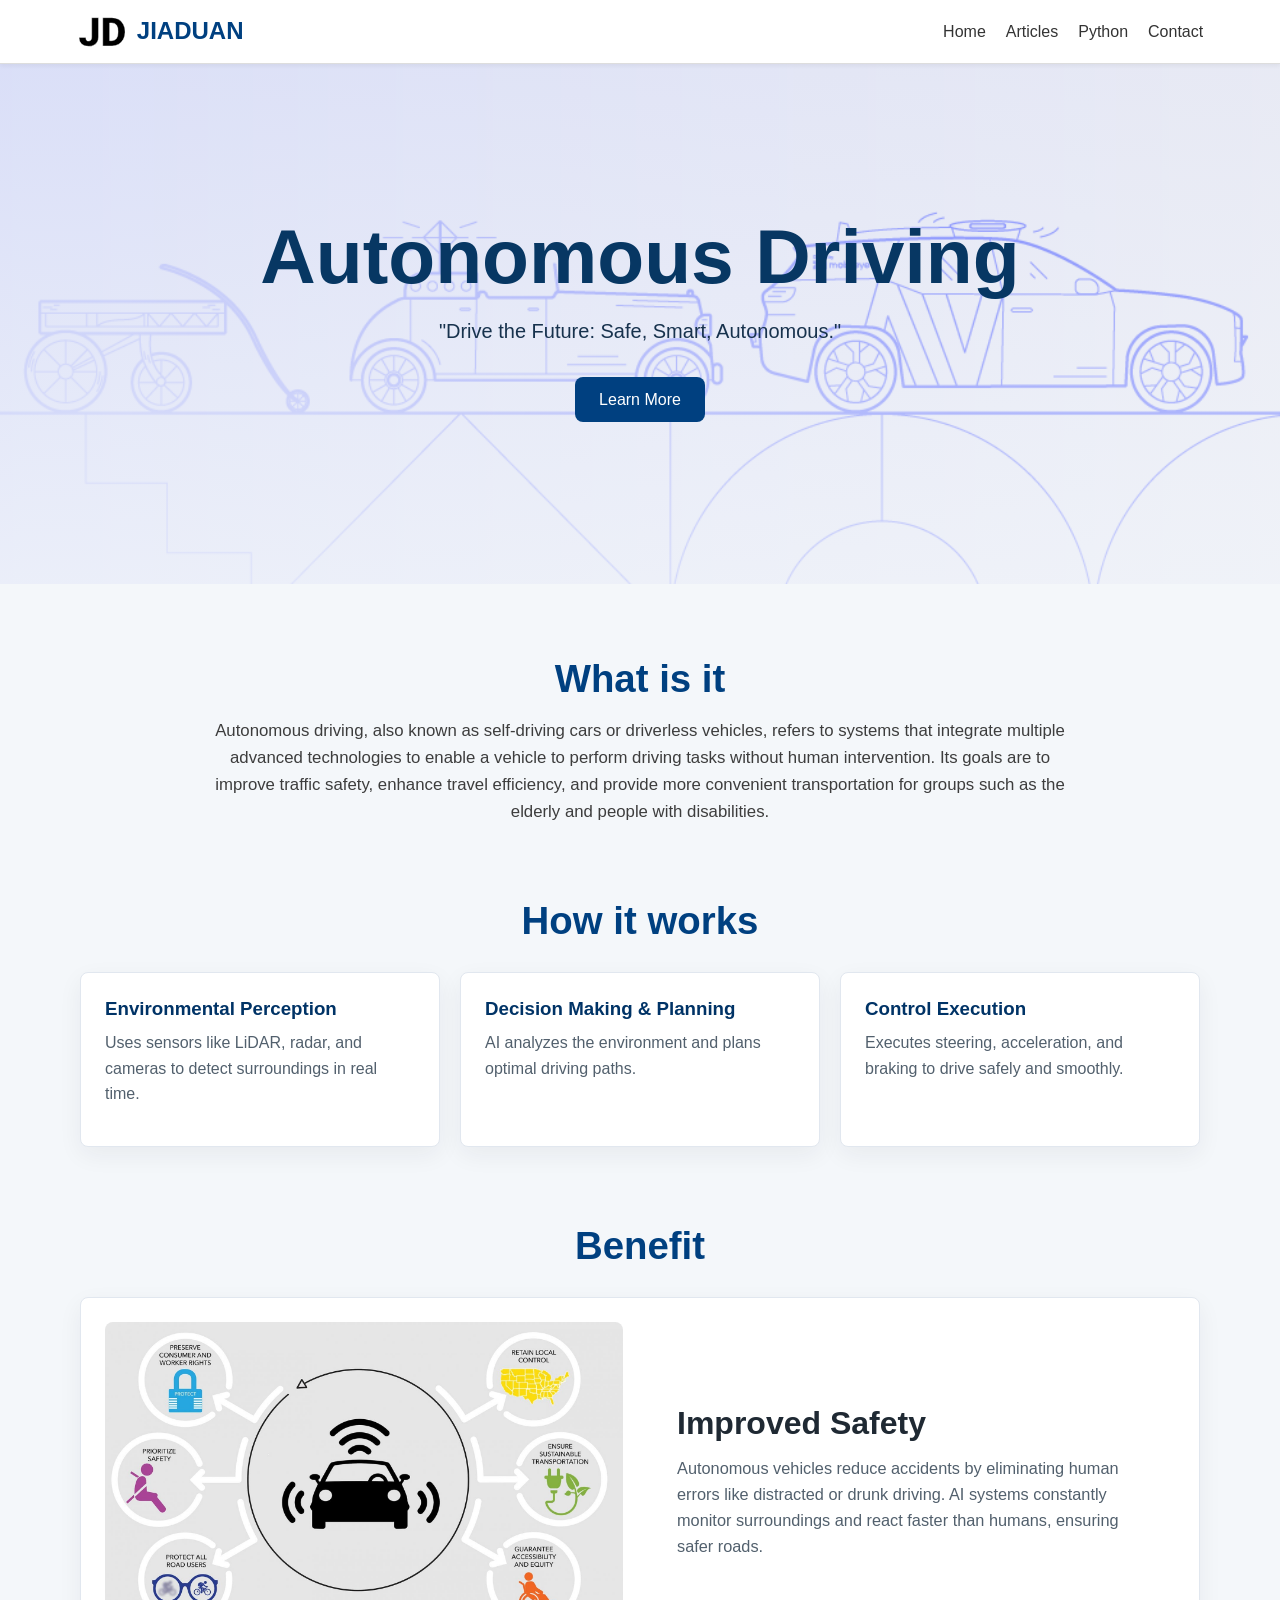
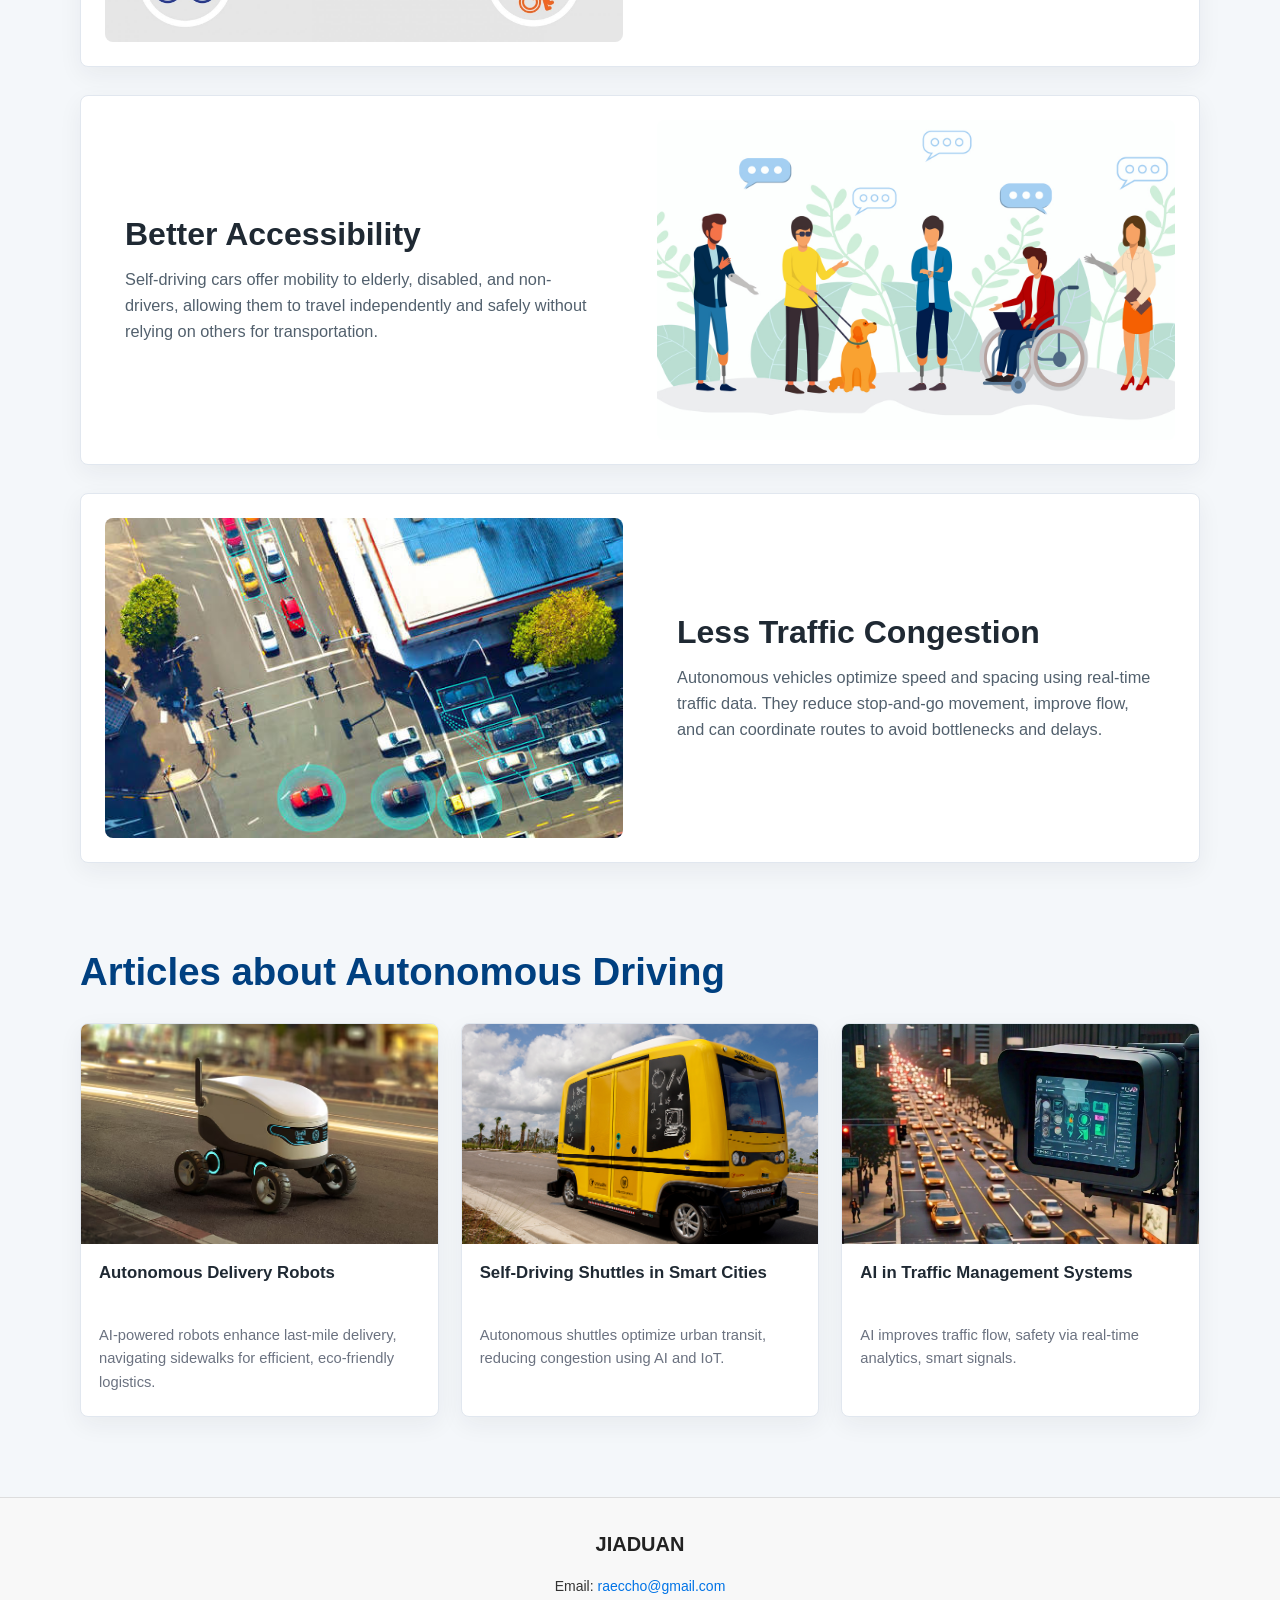
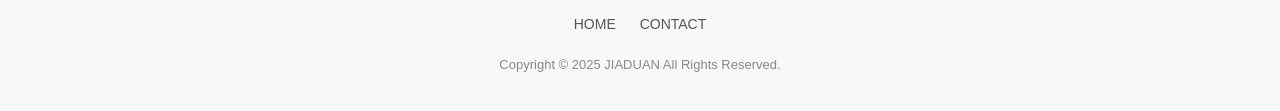
<file: iduan.tech/index.html>
<!DOCTYPE html>
<html lang="en">
<head>
    <meta charset="UTF-8">
    <meta name="viewport" content="width=device-width, initial-scale=1.0">
    <title>Home | JIADUAN</title>
    <link rel="stylesheet" href="index.css">
    <link rel="stylesheet" href="nav.css">
    <link rel="icon" type="image/png" href="favicon.svg">
</head>
<body>
    <header>
    <div class="logo">
    <a href="index.html">
    <img src="favicon.svg" alt="JD's CCT Logo" />
    </a>
    <span class="company-name">JIADUAN</span>
    </div>
    <nav>
    <a href="index.html">Home</a>
    <a href="article.html">Articles</a>
    <a href="python.html">Python</a>
    <a href="contact.html">Contact</a>
    </nav>
    </header>
    <main>

    <section class="hero">
    <h1>Autonomous Driving</h1>
    <p>"Drive the Future: Safe, Smart, Autonomous."</p>
    <a href="history.html" class="learn-more">Learn More</a>
    </section>

    
    <section class="second">
    <h2>What is it</h2>
    <p>Autonomous driving, also known as self-driving cars or driverless vehicles, refers to systems that integrate multiple advanced technologies to enable a vehicle to perform driving tasks without human intervention. Its goals are to improve traffic safety, enhance travel efficiency, and provide more convenient transportation for groups such as the elderly and people with disabilities.</p>
    </section>

    <section class="services">
    <h2>How it works</h2>
    <div class="service-grid">
    <div class="service-box">
    <h3>Environmental Perception</h3>
    <p>Uses sensors like LiDAR, radar, and cameras to detect surroundings in real time.</p>
    </div>
    <div class="service-box">
    <h3>Decision Making & Planning</h3>
    <p>AI analyzes the environment and plans optimal driving paths.</p>
    </div>
    <div class="service-box">
    <h3>Control Execution</h3>
    <p>Executes steering, acceleration, and braking to drive safely and smoothly.</p>
    </div>
    </div>
    </section>


    <section class="p1top">
    <h2>Benefit</h2>
    </section>
    
    <section class="p1">
    <img src="Improved Safety.jpg" alt="Autonomous vehicle safety sensors detecting road conditions">

    <div>
    <h2>Improved Safety</h2>
    <p>Autonomous vehicles reduce accidents by eliminating human errors like distracted or drunk driving. AI systems constantly monitor surroundings and react faster than humans, ensuring safer roads.</p>
    </div>
    </section>
    
    <section class="p2">
    <div>
    <h2>Better Accessibility</h2>
    <p>Self-driving cars offer mobility to elderly, disabled, and non-drivers, allowing them to travel independently and safely without relying on others for transportation.</p>
    </div>

    <img src="better accessibility.webp" alt="Accessible self-driving vehicle supporting independent travel">
    </section>

    <section class="p3">
    <img src="Less Traffic Congestion.jpeg" alt="Smart traffic flow with connected autonomous vehicles">

    <div>
    <h2>Less Traffic Congestion</h2>
    <p>Autonomous vehicles optimize speed and spacing using real-time traffic data. They reduce stop-and-go movement, improve flow, and can coordinate routes to avoid bottlenecks and delays.</p>
    </div>
    </section>

    <section id="article" class="Article">
        <h2>Articles about Autonomous Driving</h2>
    </section>
    <section class="Article1">
        <div>
            <a href="article1.html">
            <img src="Autonomous Delivery Robots.avif" alt="Autonomous delivery robot traveling on a sidewalk">
            </a>
            <h3>Autonomous Delivery Robots</h3>
            <p>AI-powered robots enhance last-mile delivery, navigating sidewalks for efficient, eco-friendly logistics.</p>
        </div>
        <div>
            <a href="article2.html">            
            <img src="Self-Driving Shuttles in Smart Cities.jpg" alt="Self-driving shuttle operating in a smart city">
            </a>
            <h3>Self-Driving Shuttles in Smart Cities</h3>
            <p>Autonomous shuttles optimize urban transit, reducing congestion using AI and IoT.</p>
        </div>
        <div>
            <a href="article3.html">
            <img src="AI in Traffic Management Systems.jpg" alt="AI traffic management system interface">
            </a>
            <h3>AI in Traffic Management Systems</h3>
            <p>AI improves traffic flow, safety via real-time analytics, smart signals.</p>
        </div>
    </section>
    
    </main>
    <footer class="footer">
    <div class="footer-content">
    <div class="footer-logo">
        <h2>JIADUAN</h2>
    </div>
    <div class="footer-contact">
        <p>Email: <a href="mailto:raeccho@gmail.com">raeccho@gmail.com</a></p>
    </div>
    <div class="footer-links">
        <a href="index.html">HOME</a>
        <a href="contact.html">CONTACT</a>
    </div>
    </div>
    <div class="footer-bottom">
    <p>Copyright ©️ 2025 JIADUAN All Rights Reserved.</p>
    </div>
    </footer>

</body>
</html>
</file>
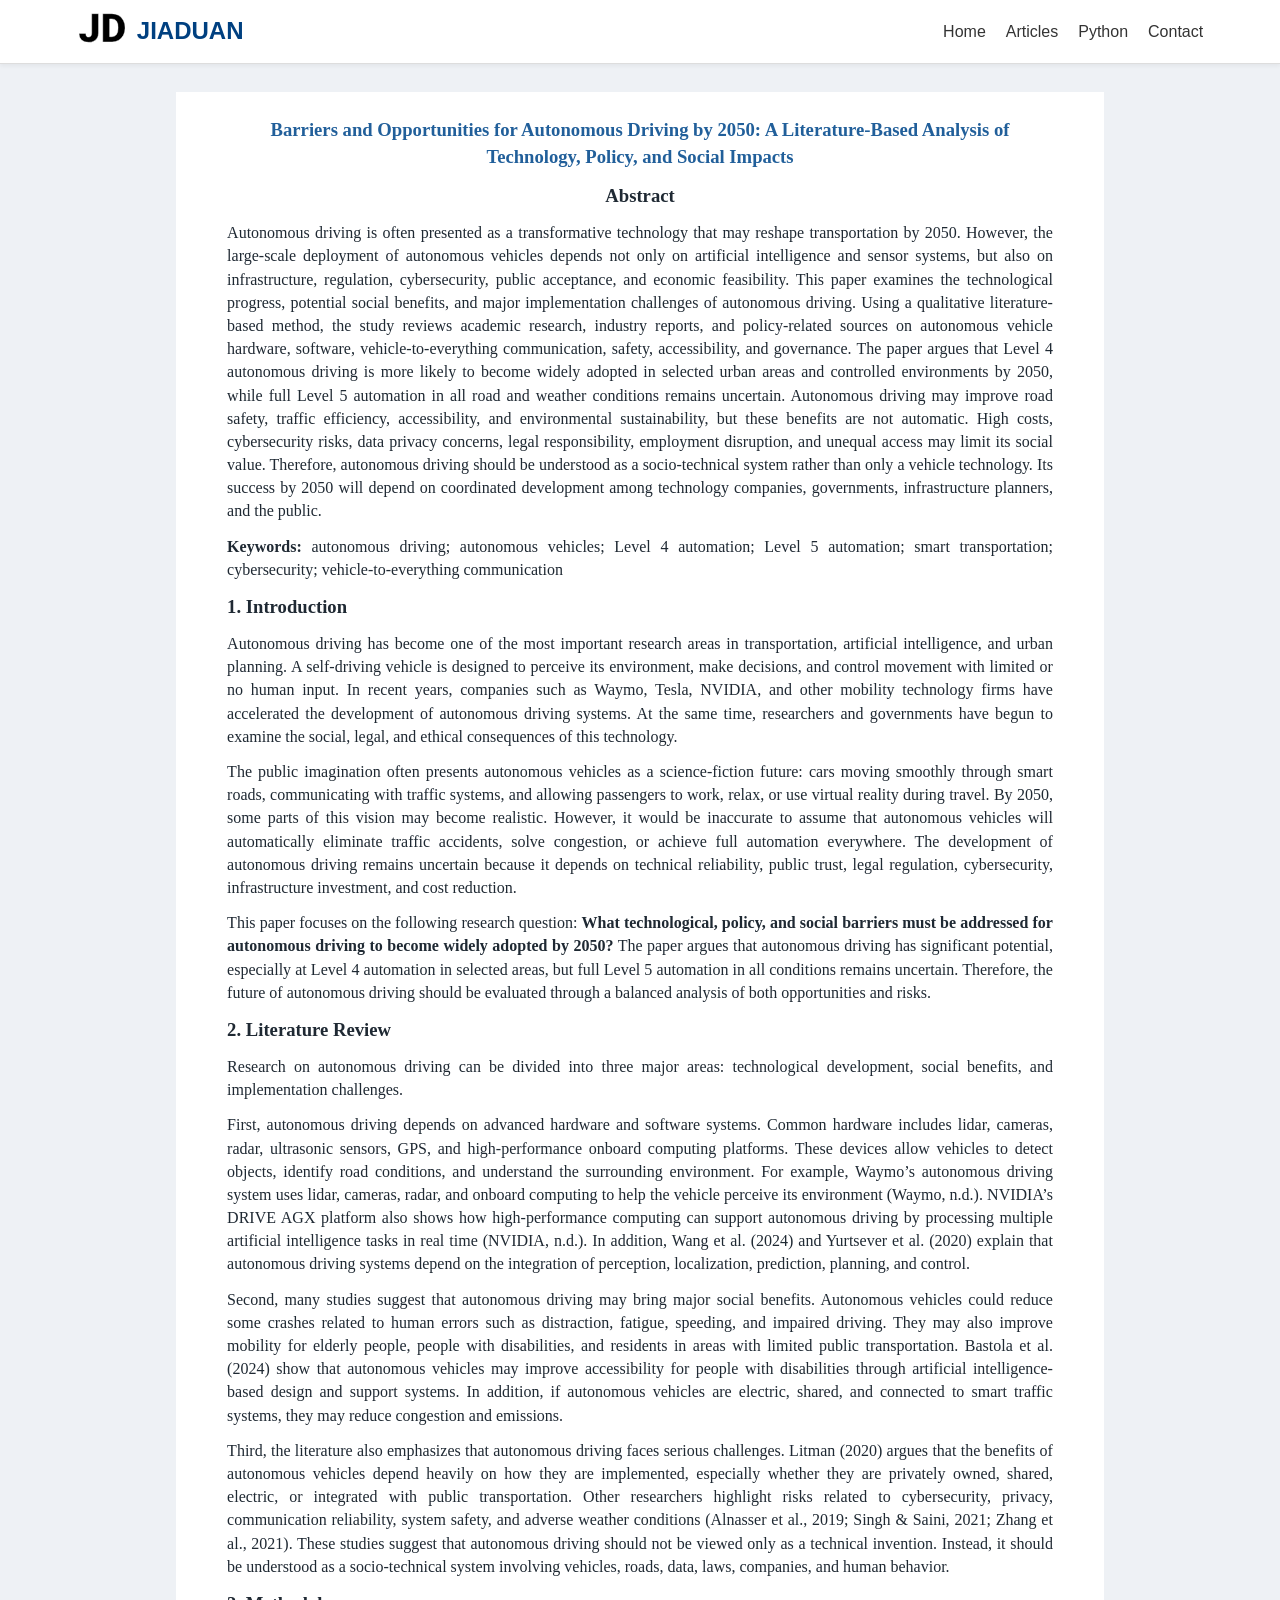
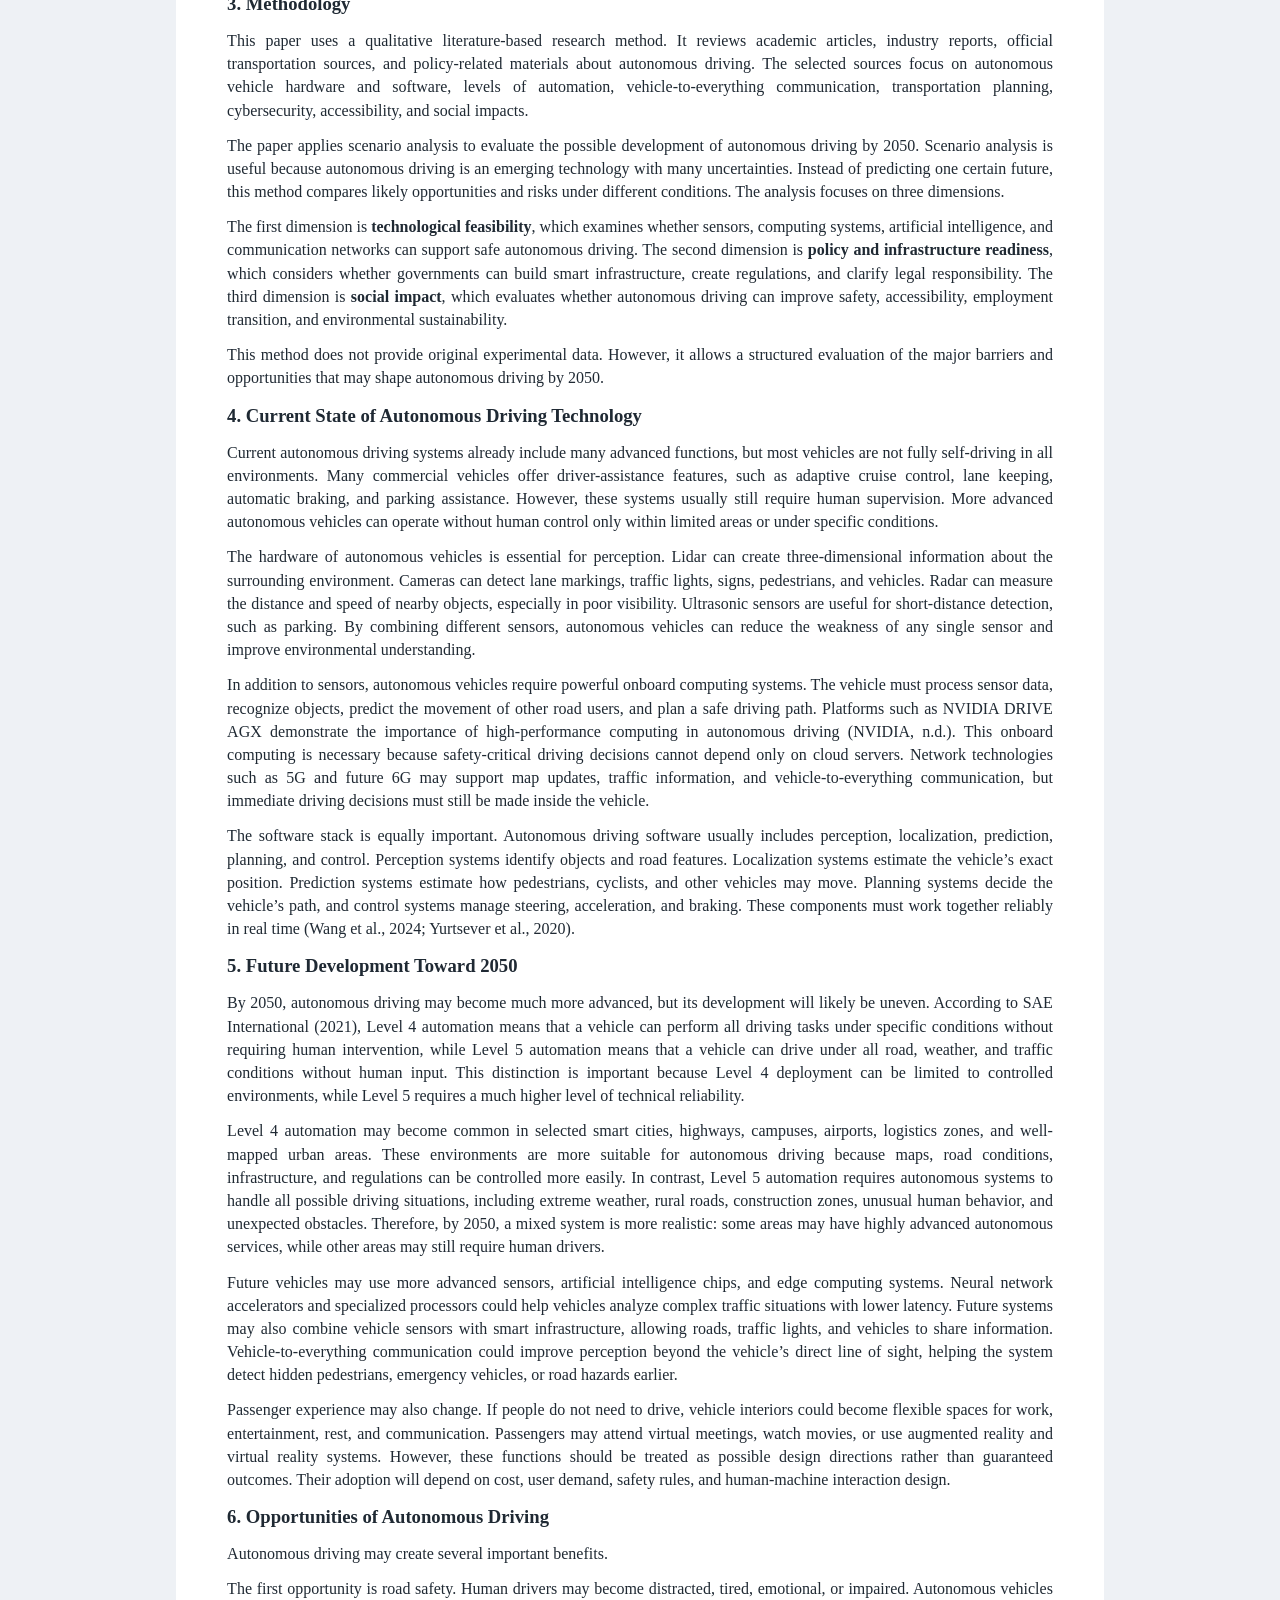
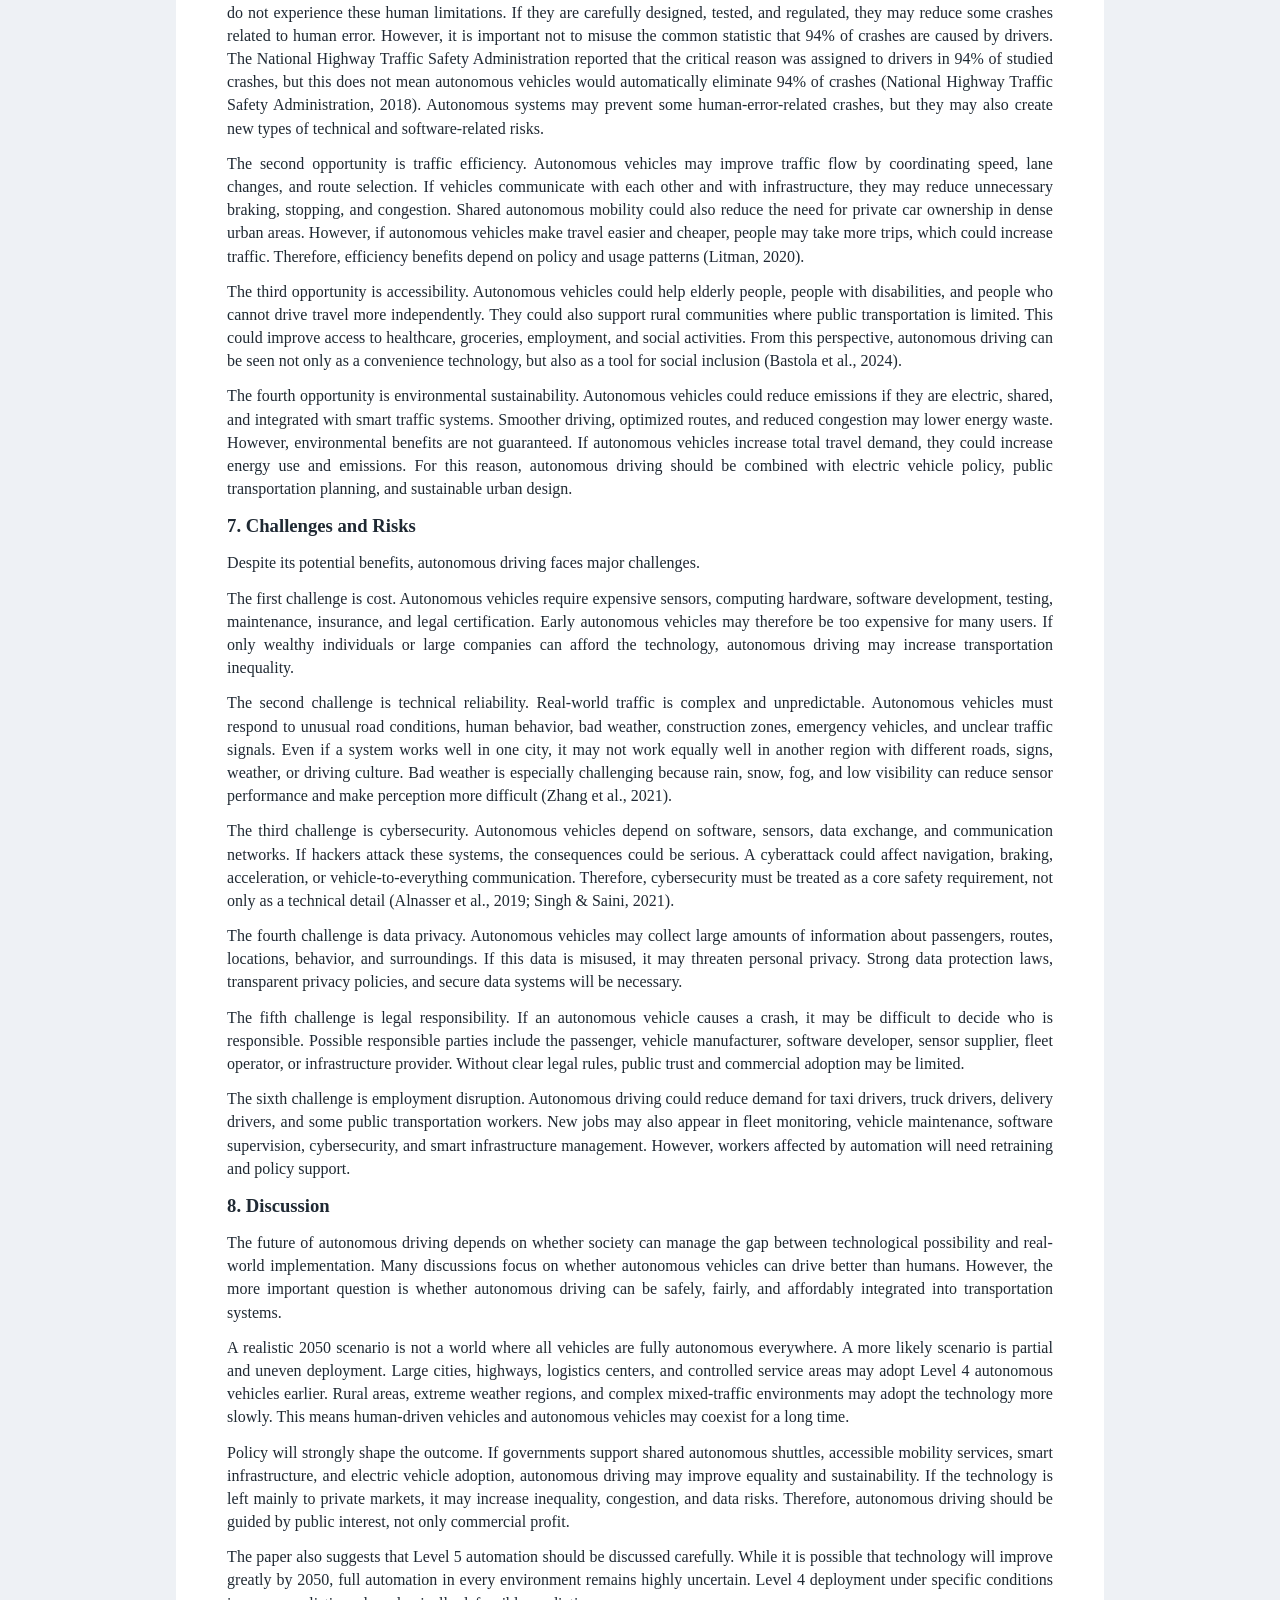
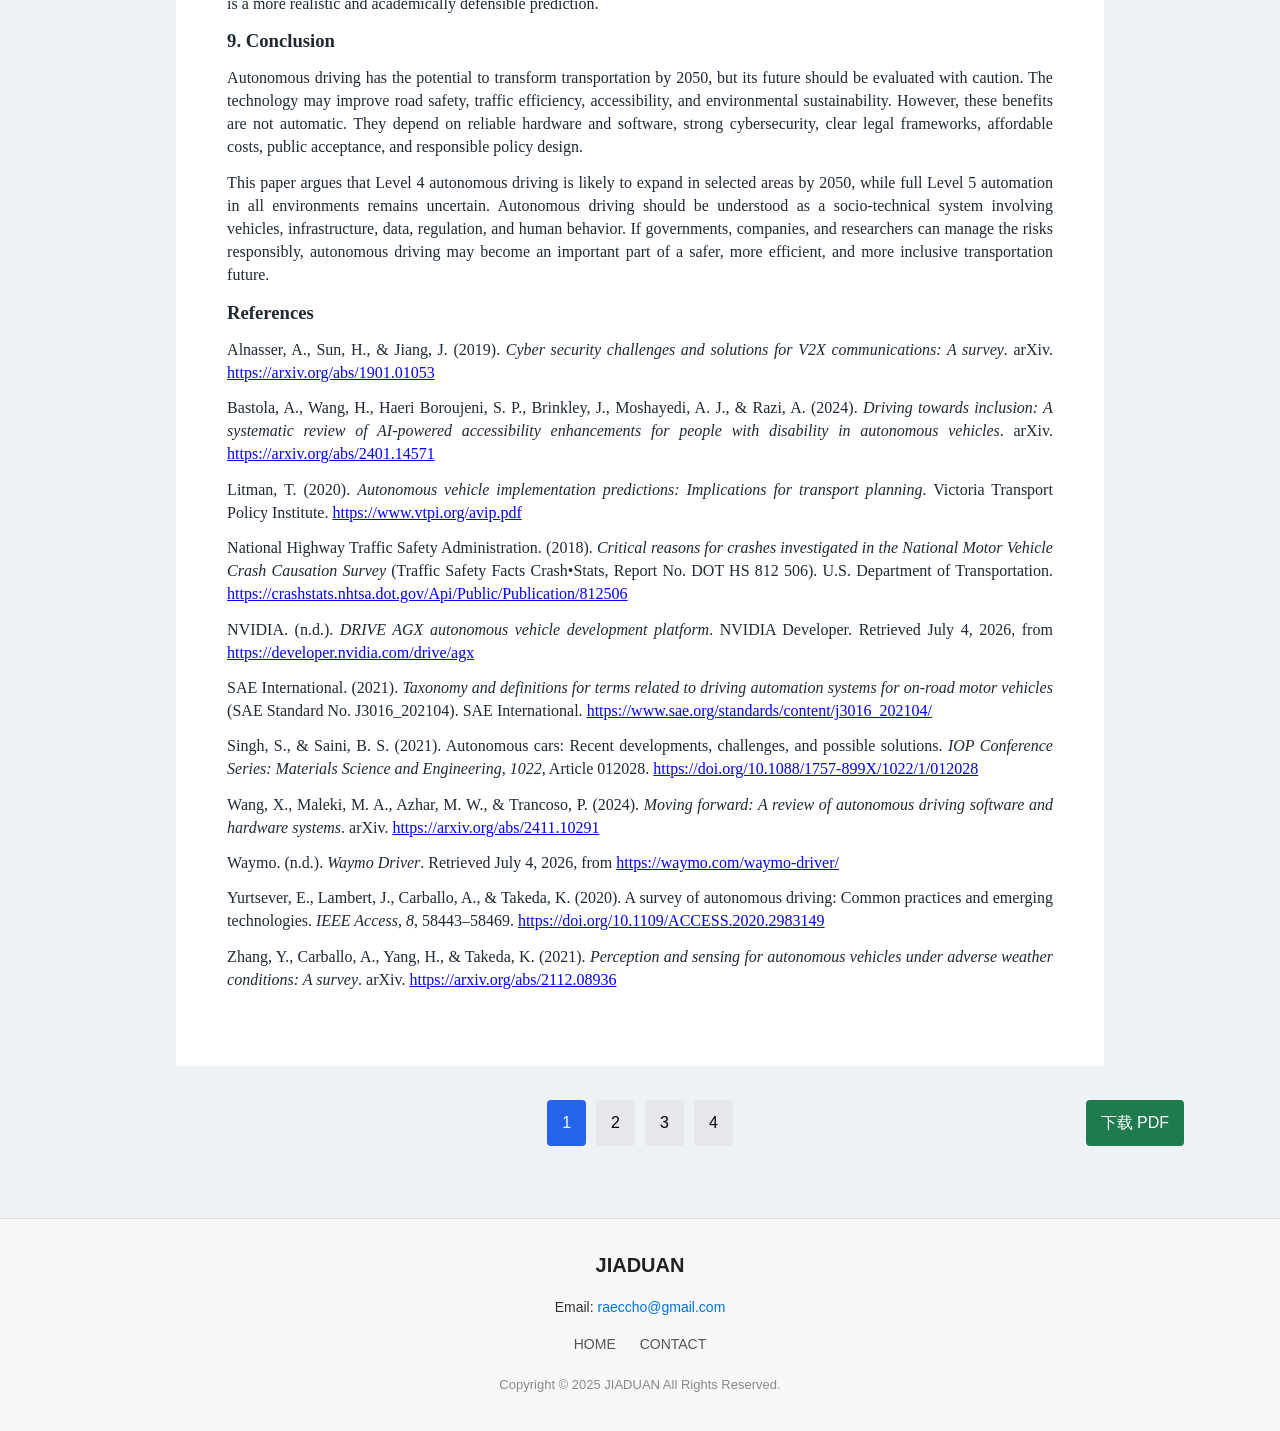
<file: iduan.tech/article.html>
<!DOCTYPE html>
<html lang="en">
<head>
    <meta charset="UTF-8">
    <meta name="viewport" content="width=device-width, initial-scale=1.0">
    <title>Barriers and Opportunities for Autonomous Driving by 2050</title>
    <link rel="stylesheet" href="article.css">
    <link rel="stylesheet" href="nav.css">
    <link rel="icon" type="image/png" href="favicon.svg">
</head>
<body>
    <header>
        <div class="logo">
            <a href="index.html">
                <img src="favicon.svg" alt="JD's CCT Logo">
            </a>
            <span class="company-name">JIADUAN</span>
        </div>
        <nav>
            <a href="index.html">Home</a>
            <a href="article.html">Articles</a>
            <a href="python.html">Python</a>
            <a href="contact.html">Contact</a>
        </nav>
    </header>

    <main>
        <section class="article-container">
            <iframe
                class="article-frame"
                src="Barriers%20and%20Opportunities%20for%20Autonomous%20Driving%20by%202050.html"
                title="Barriers and Opportunities for Autonomous Driving by 2050"
                scrolling="auto"
                onload="resizeArticleFrame(this)">
            </iframe>
        </section>
    </main>

    <div class="article-actions">
        <div class="pagination">
            <button class="page-btn active">1</button>
            <a href="article1.html" class="page-btn">2</a>
            <a href="article2.html" class="page-btn">3</a>
            <a href="article3.html" class="page-btn">4</a>
        </div>
        <a
            class="download-btn"
            href="Barriers%20and%20Opportunities%20for%20Autonomous%20Driving%20by%202050.pdf"
            download>
            下载 PDF
        </a>
    </div>

    <script>
        let articleFrame = null;
        let resizeTimer = null;

        function resizeArticleFrame(frame) {
            articleFrame = frame;
            let doc = null;

            try {
                doc = frame.contentDocument || frame.contentWindow.document;
            } catch (error) {
                frame.style.height = `${getArticleFallbackHeight()}px`;
                return;
            }

            if (!doc) {
                frame.style.height = `${getArticleFallbackHeight()}px`;
                return;
            }

            if (!doc.getElementById('journal-display-style')) {
                const style = doc.createElement('style');
                style.id = 'journal-display-style';
                style.textContent = `
                    html,
                    body {
                        margin: 0 !important;
                        padding: 0 !important;
                        background: #fff !important;
                        overflow: visible !important;
                    }

                    body {
                        font-family: "Times New Roman", Times, serif !important;
                        color: #111827 !important;
                    }

                    .WordSection1 {
                        width: min(100%, 900px) !important;
                        margin: 0 auto !important;
                        padding: 0 clamp(24px, 4vw, 40px) 1px !important;
                        background: #fff !important;
                        box-sizing: border-box !important;
                    }

                    h1,
                    h2,
                    h3,
                    p {
                        color: #1f2933 !important;
                    }

                    p.MsoNormal {
                        margin: 0 0 12px !important;
                        line-height: 1.45 !important;
                        text-align: justify !important;
                    }

                    p.MsoNormal:first-child,
                    p.MsoNormal:nth-child(2) {
                        text-align: center !important;
                    }

                    span {
                        line-height: inherit !important;
                    }

                    a {
                        overflow-wrap: anywhere !important;
                    }
                `;
                doc.head.appendChild(style);
            }

            fitArticleFrame(frame);

            clearTimeout(resizeTimer);
            resizeTimer = setTimeout(() => fitArticleFrame(frame), 250);
            setTimeout(() => fitArticleFrame(frame), 750);
            setTimeout(() => fitArticleFrame(frame), 1500);
        }

        function fitArticleFrame(frame) {
            let doc = null;

            try {
                doc = frame.contentDocument || frame.contentWindow.document;
            } catch (error) {
                frame.style.height = `${getArticleFallbackHeight()}px`;
                return;
            }

            if (!doc) {
                frame.style.height = `${getArticleFallbackHeight()}px`;
                return;
            }

            requestAnimationFrame(() => {
                const section = doc.querySelector('.WordSection1');
                const height = section
                    ? Math.max(
                        section.scrollHeight,
                        section.offsetHeight,
                        section.getBoundingClientRect().bottom
                    )
                    : Math.max(doc.body.scrollHeight, doc.body.offsetHeight);

                frame.style.height = `${Math.ceil(height + 2)}px`;
            });
        }

        function getArticleFallbackHeight() {
            const reservedSpace = window.matchMedia('(max-width: 768px)').matches ? 170 : 180;
            return Math.max(window.innerHeight - reservedSpace, 560);
        }

        window.addEventListener('resize', () => {
            if (articleFrame) {
                fitArticleFrame(articleFrame);
            }
        });
    </script>

    <footer class="footer">
        <div class="footer-content">
            <div class="footer-logo">
                <h2>JIADUAN</h2>
            </div>
            <div class="footer-contact">
                <p>Email: <a href="mailto:raeccho@gmail.com">raeccho@gmail.com</a></p>
            </div>
            <div class="footer-links">
                <a href="index.html">HOME</a>
                <a href="contact.html">CONTACT</a>
            </div>
        </div>
        <div class="footer-bottom">
            <p>Copyright ©️ 2025 JIADUAN All Rights Reserved.</p>
        </div>
    </footer>
</body>
</html>
</file>
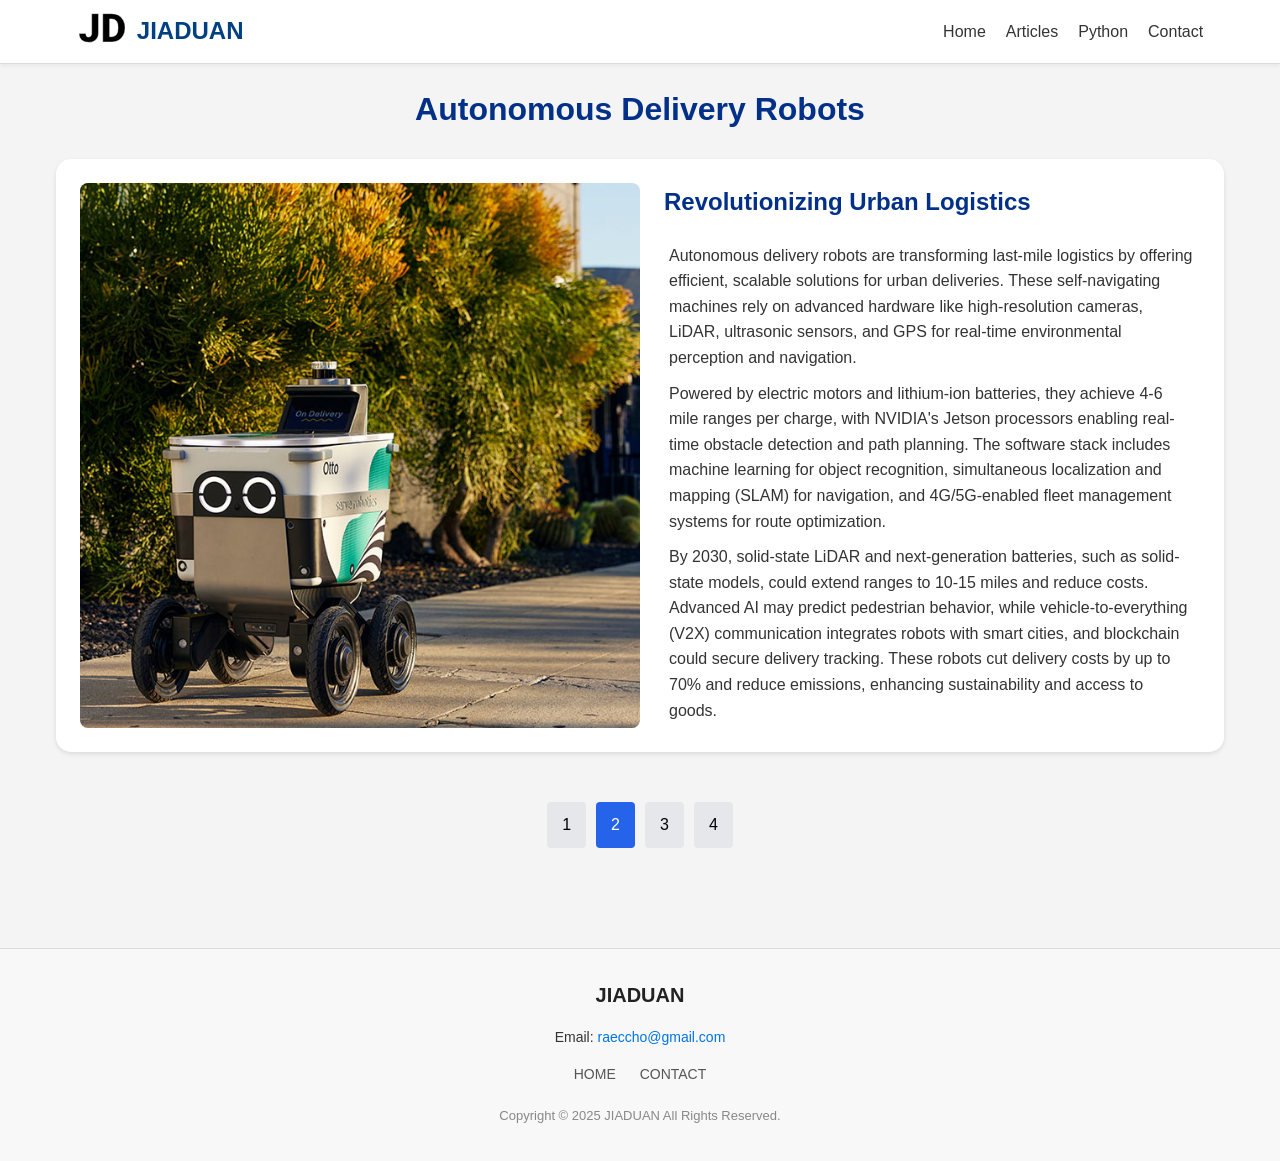
<file: iduan.tech/article1.html>
<!DOCTYPE html>
<html lang="en">
<head>
    <meta charset="UTF-8">
    <meta name="viewport" content="width=device-width, initial-scale=1.0">
    <title>Autonomous Delivery Robots</title>
    <link rel="stylesheet" href="article123.css">
    <link rel="stylesheet" href="nav.css">
    <link rel="icon" type="image/png" href="favicon.svg">
</head>
<body>
    <header>
    <div class="logo">
    <a href="index.html">
    <img src="favicon.svg" alt="JD's CCT Logo" />
    </a>
    <span class="company-name">JIADUAN</span>
    </div>
    <nav>
    <a href="index.html">Home</a>
    <a href="article.html">Articles</a>
    <a href="python.html">Python</a>
    <a href="contact.html">Contact</a>
    </nav>
    </header>
    <main>
        <section class="article-container">
            <h2>Autonomous Delivery Robots</h2>
            <div class="article-content">
                <img src="1.jpg" alt="Autonomous delivery robot on sidewalk">
                <div class="article-text">
                    <h3>Revolutionizing Urban Logistics</h3>
                    <p>Autonomous delivery robots are transforming last-mile logistics by offering efficient, scalable solutions for urban deliveries. These self-navigating machines rely on advanced hardware like high-resolution cameras, LiDAR, ultrasonic sensors, and GPS for real-time environmental perception and navigation.</p>
                    <p>Powered by electric motors and lithium-ion batteries, they achieve 4-6 mile ranges per charge, with NVIDIA's Jetson processors enabling real-time obstacle detection and path planning. The software stack includes machine learning for object recognition, simultaneous localization and mapping (SLAM) for navigation, and 4G/5G-enabled fleet management systems for route optimization.</p>
                    <p>By 2030, solid-state LiDAR and next-generation batteries, such as solid-state models, could extend ranges to 10-15 miles and reduce costs. Advanced AI may predict pedestrian behavior, while vehicle-to-everything (V2X) communication integrates robots with smart cities, and blockchain could secure delivery tracking. These robots cut delivery costs by up to 70% and reduce emissions, enhancing sustainability and access to goods.</p>
                    </div>                
                </div>
            </div>
        </section>
    </main>
        <div class="pagination">
            <a href="article.html" class="page-btn">1</a>
            <button class="page-btn active">2</button>
            <a href="article2.html" class="page-btn">3</a>
            <a href="article3.html" class="page-btn">4</a>
    </div>

    <script>
        function scrollToSection(sectionId) {
            const section = document.getElementById(sectionId);
            const navbarHeight = document.querySelector('nav').offsetHeight;
            const offsetTop = section.offsetTop - navbarHeight;
            window.scrollTo({
                top: offsetTop,
                behavior: 'smooth'
            });
        }
    </script>
    <footer class="footer">
    <div class="footer-content">
    <div class="footer-logo">
        <h2>JIADUAN</h2>
    </div>
    <div class="footer-contact">
        <p>Email: <a href="mailto:raeccho@gmail.com">raeccho@gmail.com</a></p>
    </div>
    <div class="footer-links">
        <a href="index.html">HOME</a>
        <a href="contact.html">CONTACT</a>
    </div>
    </div>
    <div class="footer-bottom">
    <p>Copyright ©️ 2025 JIADUAN All Rights Reserved.</p>
    </div>
    </footer>
</body>
</html>
</file>
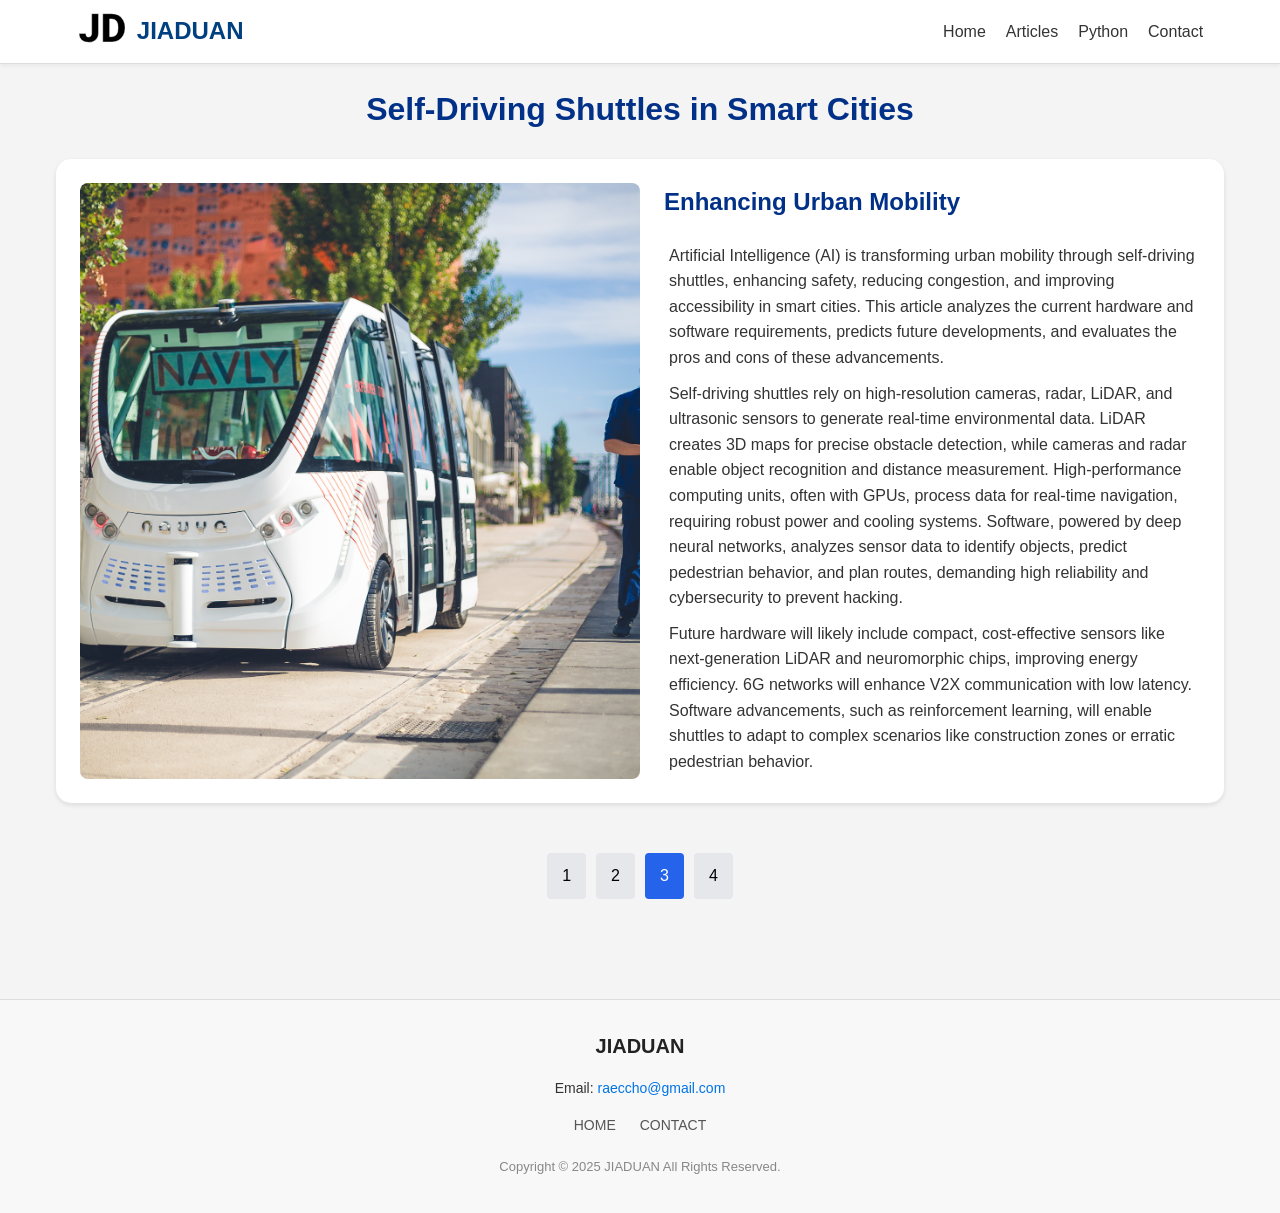
<file: iduan.tech/article2.html>
<!DOCTYPE html>
<html lang="en">
<head>
    <meta charset="UTF-8">
    <meta name="viewport" content="width=device-width, initial-scale=1.0">
    <title>Self-Driving Shuttles in Smart Cities</title>
    <link rel="stylesheet" href="article123.css">
    <link rel="stylesheet" href="nav.css">
    <link rel="icon" type="image/png" href="favicon.svg">
</head>
<body>
    <header>
    <div class="logo">
    <a href="index.html">
    <img src="favicon.svg" alt="JD's CCT Logo" />
    </a>
    <span class="company-name">JIADUAN</span>
    </div>
    <nav>
    <a href="index.html">Home</a>
    <a href="article.html">Articles</a>
    <a href="python.html">Python</a>
    <a href="contact.html">Contact</a>
    </nav>
    </header>
    <main>
        <section class="article-container">
            <h2>Self-Driving Shuttles in Smart Cities</h2>
            <div class="article-content">
                <img src="2.jpg" alt="Self-driving shuttle in urban setting">
                <div class="article-text">
                    <h3>Enhancing Urban Mobility</h3>
                    <p>Artificial Intelligence (AI) is transforming urban mobility through self-driving shuttles, enhancing safety, reducing congestion, and improving accessibility in smart cities. This article analyzes the current hardware and software requirements, predicts future developments, and evaluates the pros and cons of these advancements.</p>
                    <p>Self-driving shuttles rely on high-resolution cameras, radar, LiDAR, and ultrasonic sensors to generate real-time environmental data. LiDAR creates 3D maps for precise obstacle detection, while cameras and radar enable object recognition and distance measurement. High-performance computing units, often with GPUs, process data for real-time navigation, requiring robust power and cooling systems. Software, powered by deep neural networks, analyzes sensor data to identify objects, predict pedestrian behavior, and plan routes, demanding high reliability and cybersecurity to prevent hacking.</p>
                    <p>Future hardware will likely include compact, cost-effective sensors like next-generation LiDAR and neuromorphic chips, improving energy efficiency. 6G networks will enhance V2X communication with low latency. Software advancements, such as reinforcement learning, will enable shuttles to adapt to complex scenarios like construction zones or erratic pedestrian behavior.</p>
                    </div>                
                </div>
            </div>
        </section>
    </main>
        <div class="pagination">
            <a href="article.html" class="page-btn">1</a>
            <a href="article1.html" class="page-btn">2</a>
            <button class="page-btn active">3</button>
            <a href="article3.html" class="page-btn">4</a>
    </div>

    <script>
        function scrollToSection(sectionId) {
            const section = document.getElementById(sectionId);
            const navbarHeight = document.querySelector('nav').offsetHeight;
            const offsetTop = section.offsetTop - navbarHeight;
            window.scrollTo({
                top: offsetTop,
                behavior: 'smooth'
            });
        }
    </script>
    <footer class="footer">
    <div class="footer-content">
    <div class="footer-logo">
        <h2>JIADUAN</h2>
    </div>
    <div class="footer-contact">
        <p>Email: <a href="mailto:raeccho@gmail.com">raeccho@gmail.com</a></p>
    </div>
    <div class="footer-links">
        <a href="index.html">HOME</a>
        <a href="contact.html">CONTACT</a>
    </div>
    </div>
    <div class="footer-bottom">
    <p>Copyright ©️ 2025 JIADUAN All Rights Reserved.</p>
    </div>
    </footer>
</body>
</html>
</file>
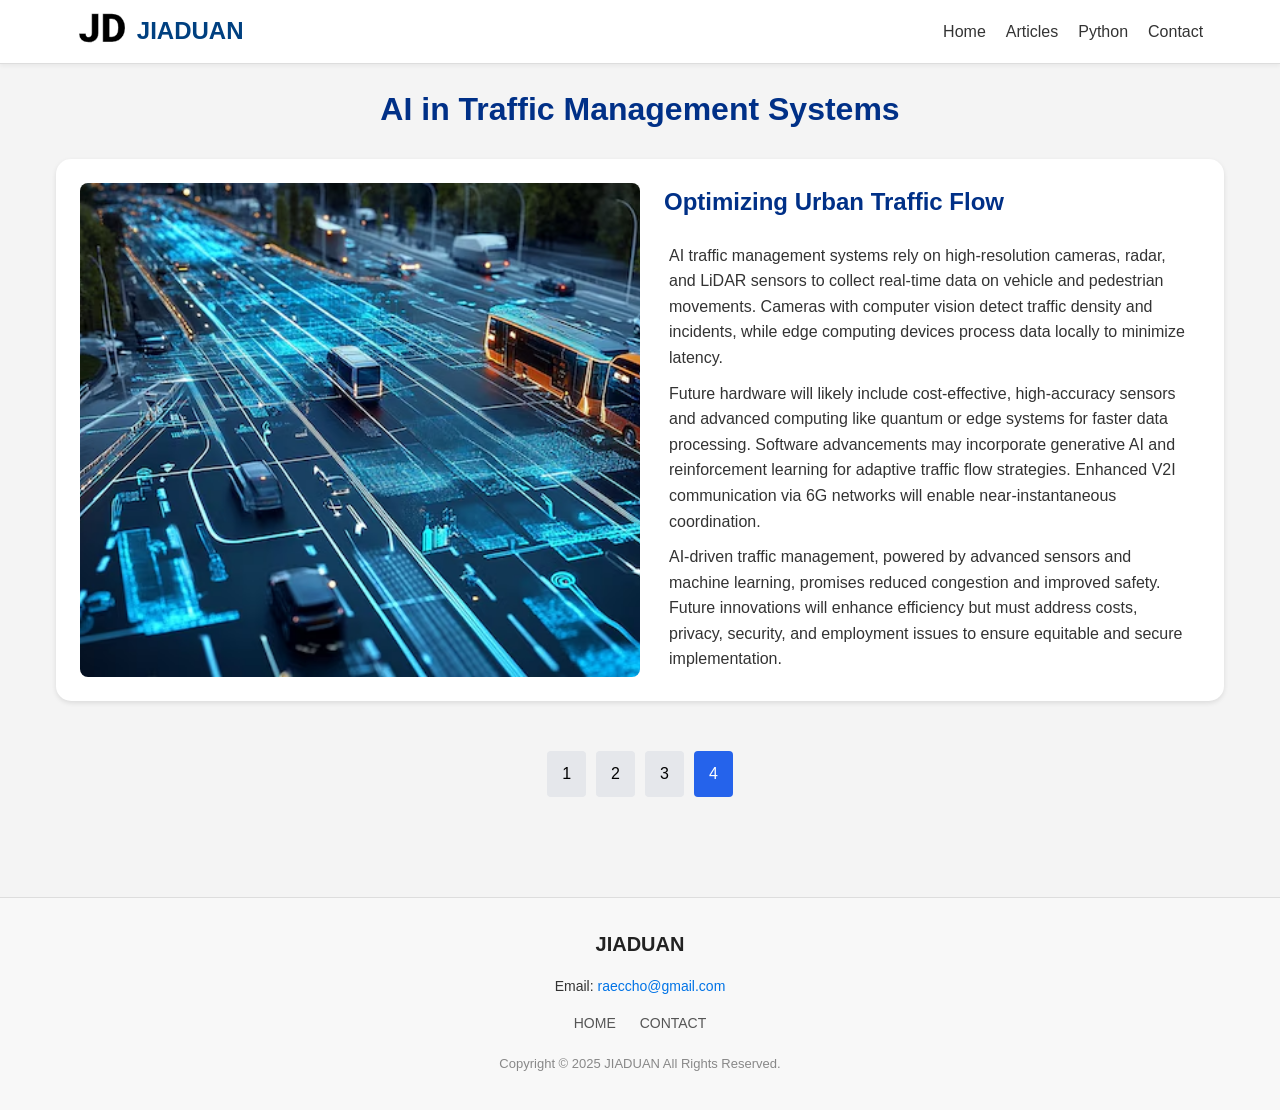
<file: iduan.tech/article3.html>
<!DOCTYPE html>
<html lang="en">
<head>
    <meta charset="UTF-8">
    <meta name="viewport" content="width=device-width, initial-scale=1.0">
    <title>AI in Traffic Management Systems</title>
    <link rel="stylesheet" href="article123.css">
    <link rel="stylesheet" href="nav.css">
    <link rel="icon" type="image/png" href="favicon.svg">
</head>
<body>
    <header>
    <div class="logo">
    <a href="index.html">
    <img src="favicon.svg" alt="JD's CCT Logo" />
    </a>
    <span class="company-name">JIADUAN</span>
    </div>
    <nav>
    <a href="index.html">Home</a>
    <a href="article.html">Articles</a>
    <a href="python.html">Python</a>
    <a href="contact.html">Contact</a>
    </nav>
    </header>
    <main>
        <section class="article-container">
            <h2>AI in Traffic Management Systems</h2>
            <div class="article-content">
                <img src="3.avif" alt="Traffic management system dashboard">
                <div class="article-text">
                    <h3>Optimizing Urban Traffic Flow</h3>
                    <p>AI traffic management systems rely on high-resolution cameras, radar, and LiDAR sensors to collect real-time data on vehicle and pedestrian movements. Cameras with computer vision detect traffic density and incidents, while edge computing devices process data locally to minimize latency.</p>
                    <p>Future hardware will likely include cost-effective, high-accuracy sensors and advanced computing like quantum or edge systems for faster data processing. Software advancements may incorporate generative AI and reinforcement learning for adaptive traffic flow strategies. Enhanced V2I communication via 6G networks will enable near-instantaneous coordination.</p>
                    <p>AI-driven traffic management, powered by advanced sensors and machine learning, promises reduced congestion and improved safety. Future innovations will enhance efficiency but must address costs, privacy, security, and employment issues to ensure equitable and secure implementation.</p>
                </div>
            </div>
        </section>
    </main>
            <div class="pagination">
            <a href="article.html" class="page-btn">1</a>
            <a href="article1.html" class="page-btn">2</a>
            <a href="article2.html" class="page-btn">3</a>
            <button class="page-btn active">4</button>
    </div>

    <script>
        function scrollToSection(sectionId) {
            const section = document.getElementById(sectionId);
            const navbarHeight = document.querySelector('nav').offsetHeight;
            const offsetTop = section.offsetTop - navbarHeight;
            window.scrollTo({
                top: offsetTop,
                behavior: 'smooth'
            });
        }
    </script>
    <footer class="footer">
    <div class="footer-content">
    <div class="footer-logo">
        <h2>JIADUAN</h2>
    </div>
    <div class="footer-contact">
        <p>Email: <a href="mailto:raeccho@gmail.com">raeccho@gmail.com</a></p>
    </div>
    <div class="footer-links">
        <a href="index.html">HOME</a>
        <a href="contact.html">CONTACT</a>
    </div>
    </div>
    <div class="footer-bottom">
    <p>Copyright ©️ 2025 JIADUAN All Rights Reserved.</p>
    </div>
    </footer>
</body>
</html>
</file>
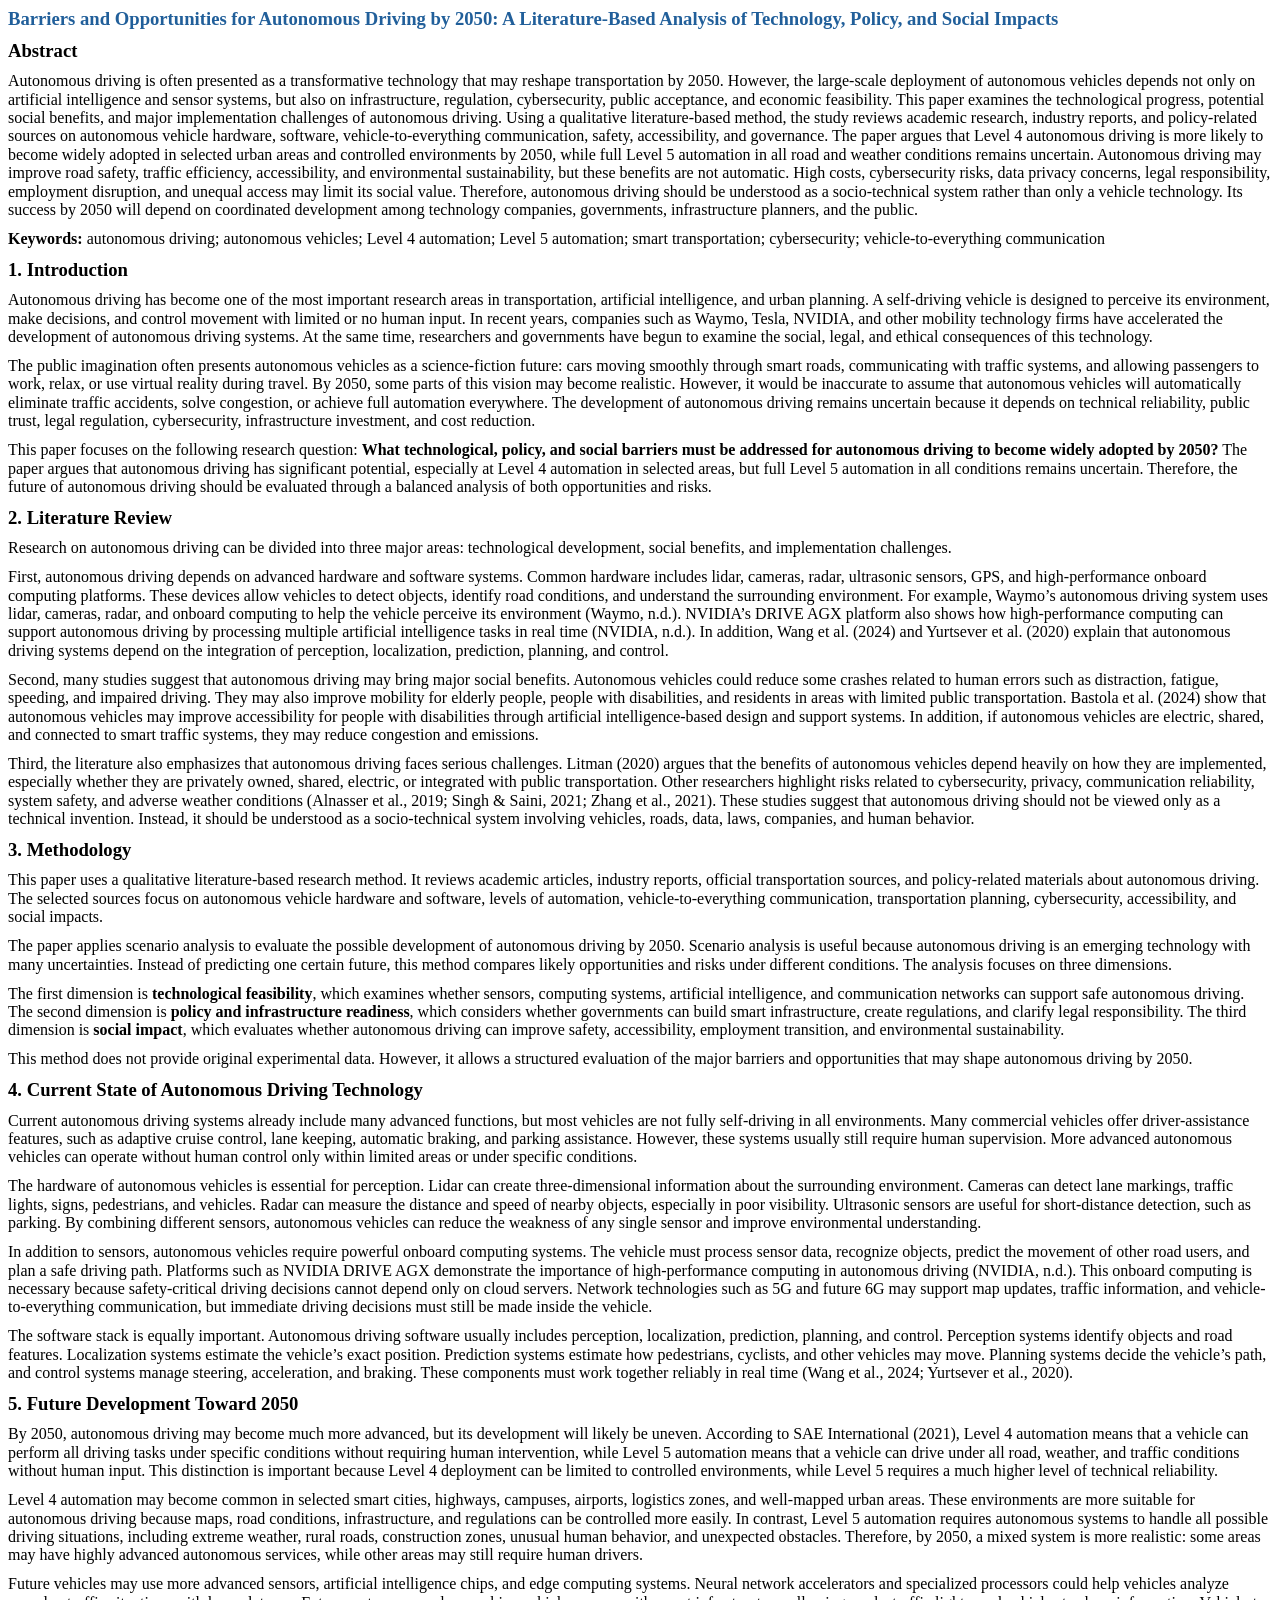
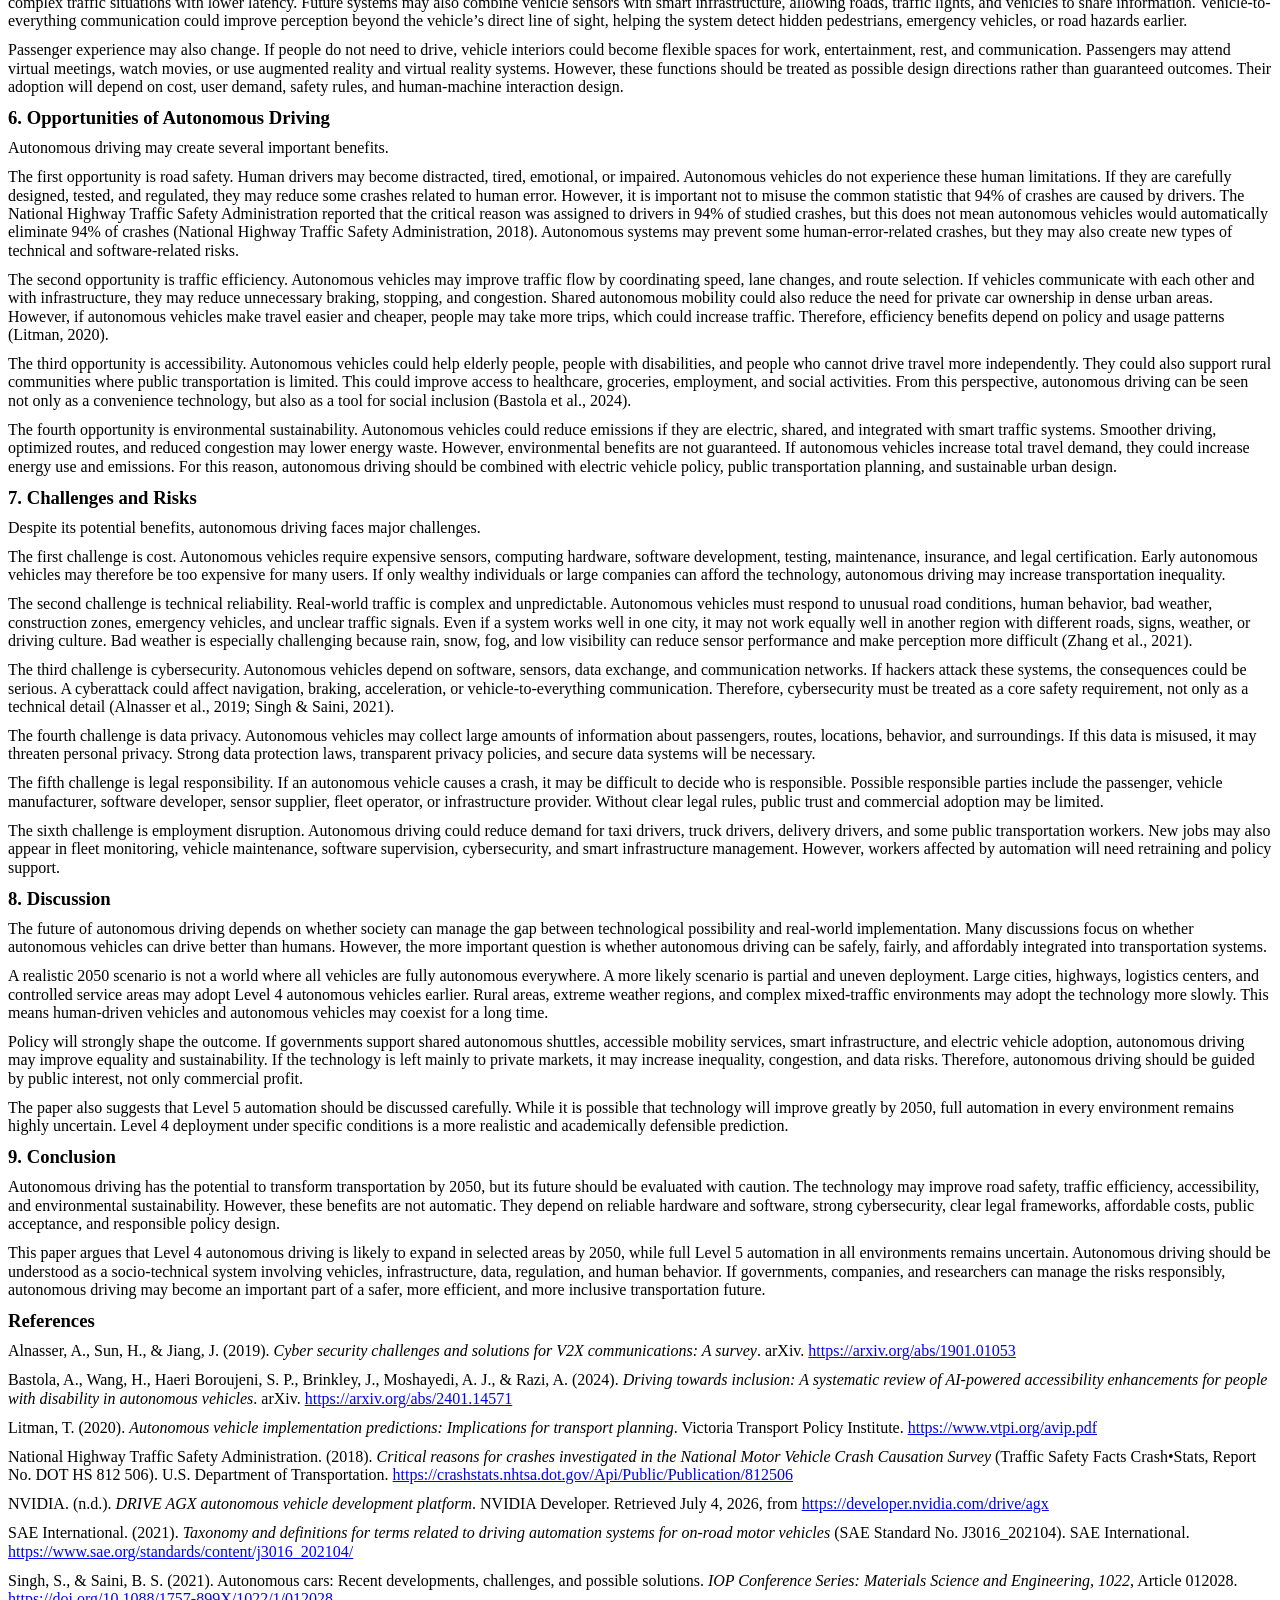
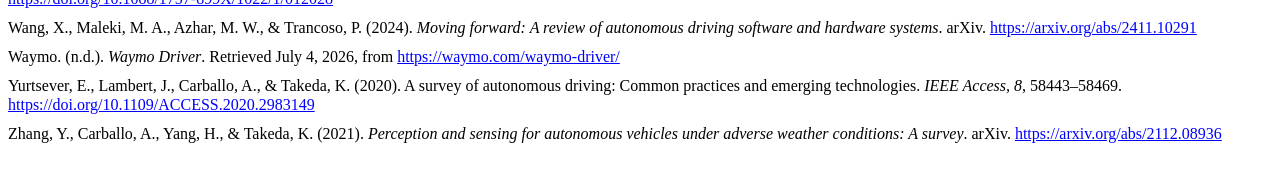
<file: iduan.tech/Barriers and Opportunities for Autonomous Driving by 2050.html>
<html xmlns:o="urn:schemas-microsoft-com:office:office"
xmlns:w="urn:schemas-microsoft-com:office:word"
xmlns:m="http://schemas.microsoft.com/office/2004/12/omml"
xmlns="http://www.w3.org/TR/REC-html40">

<head>
<meta http-equiv=Content-Type content="text/html; charset=utf-8">
<meta name=ProgId content=Word.Document>
<meta name=Generator content="Microsoft Word 15">
<meta name=Originator content="Microsoft Word 15">
<!--[if gte mso 9]><xml>
 <o:DocumentProperties>
  <o:Author>Noblewoman Roswell</o:Author>
  <o:LastAuthor>Noblewoman Roswell</o:LastAuthor>
  <o:Revision>2</o:Revision>
  <o:TotalTime>1</o:TotalTime>
  <o:LastPrinted>2026-07-04T03:46:00Z</o:LastPrinted>
  <o:Created>2026-07-04T03:58:00Z</o:Created>
  <o:LastSaved>2026-07-04T03:58:00Z</o:LastSaved>
  <o:Pages>10</o:Pages>
  <o:Words>3372</o:Words>
  <o:Characters>19223</o:Characters>
  <o:Lines>160</o:Lines>
  <o:Paragraphs>45</o:Paragraphs>
  <o:CharactersWithSpaces>22550</o:CharactersWithSpaces>
  <o:Version>16.00</o:Version>
 </o:DocumentProperties>
 <o:OfficeDocumentSettings>
  <o:AllowPNG/>
 </o:OfficeDocumentSettings>
</xml><![endif]-->
<!--[if gte mso 9]><xml>
 <w:WordDocument>
  <w:SpellingState>Clean</w:SpellingState>
  <w:GrammarState>Clean</w:GrammarState>
  <w:TrackMoves>false</w:TrackMoves>
  <w:TrackFormatting/>
  <w:PunctuationKerning/>
  <w:DrawingGridVerticalSpacing>7.8 磅</w:DrawingGridVerticalSpacing>
  <w:DisplayHorizontalDrawingGridEvery>0</w:DisplayHorizontalDrawingGridEvery>
  <w:DisplayVerticalDrawingGridEvery>2</w:DisplayVerticalDrawingGridEvery>
  <w:ValidateAgainstSchemas/>
  <w:SaveIfXMLInvalid>false</w:SaveIfXMLInvalid>
  <w:IgnoreMixedContent>false</w:IgnoreMixedContent>
  <w:AlwaysShowPlaceholderText>false</w:AlwaysShowPlaceholderText>
  <w:DoNotPromoteQF/>
  <w:LidThemeOther>EN-US</w:LidThemeOther>
  <w:LidThemeAsian>ZH-CN</w:LidThemeAsian>
  <w:LidThemeComplexScript>X-NONE</w:LidThemeComplexScript>
  <w:Compatibility>
   <w:SpaceForUL/>
   <w:BalanceSingleByteDoubleByteWidth/>
   <w:DoNotLeaveBackslashAlone/>
   <w:ULTrailSpace/>
   <w:DoNotExpandShiftReturn/>
   <w:AdjustLineHeightInTable/>
   <w:BreakWrappedTables/>
   <w:SnapToGridInCell/>
   <w:WrapTextWithPunct/>
   <w:UseAsianBreakRules/>
   <w:DontGrowAutofit/>
   <w:SplitPgBreakAndParaMark/>
   <w:EnableOpenTypeKerning/>
   <w:DontFlipMirrorIndents/>
   <w:OverrideTableStyleHps/>
   <w:UseFELayout/>
  </w:Compatibility>
  <m:mathPr>
   <m:mathFont m:val="Cambria Math"/>
   <m:brkBin m:val="before"/>
   <m:brkBinSub m:val="&#45;-"/>
   <m:smallFrac m:val="off"/>
   <m:dispDef/>
   <m:lMargin m:val="0"/>
   <m:rMargin m:val="0"/>
   <m:defJc m:val="centerGroup"/>
   <m:wrapIndent m:val="1440"/>
   <m:intLim m:val="subSup"/>
   <m:naryLim m:val="undOvr"/>
  </m:mathPr></w:WordDocument>
</xml><![endif]--><!--[if gte mso 9]><xml>
 <w:LatentStyles DefLockedState="false" DefUnhideWhenUsed="false"
  DefSemiHidden="false" DefQFormat="false" DefPriority="99"
  LatentStyleCount="376">
  <w:LsdException Locked="false" Priority="0" QFormat="true" Name="Normal"/>
  <w:LsdException Locked="false" Priority="9" QFormat="true" Name="heading 1"/>
  <w:LsdException Locked="false" Priority="9" SemiHidden="true"
   UnhideWhenUsed="true" QFormat="true" Name="heading 2"/>
  <w:LsdException Locked="false" Priority="9" SemiHidden="true"
   UnhideWhenUsed="true" QFormat="true" Name="heading 3"/>
  <w:LsdException Locked="false" Priority="9" SemiHidden="true"
   UnhideWhenUsed="true" QFormat="true" Name="heading 4"/>
  <w:LsdException Locked="false" Priority="9" SemiHidden="true"
   UnhideWhenUsed="true" QFormat="true" Name="heading 5"/>
  <w:LsdException Locked="false" Priority="9" SemiHidden="true"
   UnhideWhenUsed="true" QFormat="true" Name="heading 6"/>
  <w:LsdException Locked="false" Priority="9" SemiHidden="true"
   UnhideWhenUsed="true" QFormat="true" Name="heading 7"/>
  <w:LsdException Locked="false" Priority="9" SemiHidden="true"
   UnhideWhenUsed="true" QFormat="true" Name="heading 8"/>
  <w:LsdException Locked="false" Priority="9" SemiHidden="true"
   UnhideWhenUsed="true" QFormat="true" Name="heading 9"/>
  <w:LsdException Locked="false" SemiHidden="true" UnhideWhenUsed="true"
   Name="index 1"/>
  <w:LsdException Locked="false" SemiHidden="true" UnhideWhenUsed="true"
   Name="index 2"/>
  <w:LsdException Locked="false" SemiHidden="true" UnhideWhenUsed="true"
   Name="index 3"/>
  <w:LsdException Locked="false" SemiHidden="true" UnhideWhenUsed="true"
   Name="index 4"/>
  <w:LsdException Locked="false" SemiHidden="true" UnhideWhenUsed="true"
   Name="index 5"/>
  <w:LsdException Locked="false" SemiHidden="true" UnhideWhenUsed="true"
   Name="index 6"/>
  <w:LsdException Locked="false" SemiHidden="true" UnhideWhenUsed="true"
   Name="index 7"/>
  <w:LsdException Locked="false" SemiHidden="true" UnhideWhenUsed="true"
   Name="index 8"/>
  <w:LsdException Locked="false" SemiHidden="true" UnhideWhenUsed="true"
   Name="index 9"/>
  <w:LsdException Locked="false" Priority="39" SemiHidden="true"
   UnhideWhenUsed="true" Name="toc 1"/>
  <w:LsdException Locked="false" Priority="39" SemiHidden="true"
   UnhideWhenUsed="true" Name="toc 2"/>
  <w:LsdException Locked="false" Priority="39" SemiHidden="true"
   UnhideWhenUsed="true" Name="toc 3"/>
  <w:LsdException Locked="false" Priority="39" SemiHidden="true"
   UnhideWhenUsed="true" Name="toc 4"/>
  <w:LsdException Locked="false" Priority="39" SemiHidden="true"
   UnhideWhenUsed="true" Name="toc 5"/>
  <w:LsdException Locked="false" Priority="39" SemiHidden="true"
   UnhideWhenUsed="true" Name="toc 6"/>
  <w:LsdException Locked="false" Priority="39" SemiHidden="true"
   UnhideWhenUsed="true" Name="toc 7"/>
  <w:LsdException Locked="false" Priority="39" SemiHidden="true"
   UnhideWhenUsed="true" Name="toc 8"/>
  <w:LsdException Locked="false" Priority="39" SemiHidden="true"
   UnhideWhenUsed="true" Name="toc 9"/>
  <w:LsdException Locked="false" SemiHidden="true" UnhideWhenUsed="true"
   Name="Normal Indent"/>
  <w:LsdException Locked="false" SemiHidden="true" UnhideWhenUsed="true"
   Name="footnote text"/>
  <w:LsdException Locked="false" SemiHidden="true" UnhideWhenUsed="true"
   Name="annotation text"/>
  <w:LsdException Locked="false" SemiHidden="true" UnhideWhenUsed="true"
   Name="header"/>
  <w:LsdException Locked="false" SemiHidden="true" UnhideWhenUsed="true"
   Name="footer"/>
  <w:LsdException Locked="false" SemiHidden="true" UnhideWhenUsed="true"
   Name="index heading"/>
  <w:LsdException Locked="false" Priority="35" SemiHidden="true"
   UnhideWhenUsed="true" QFormat="true" Name="caption"/>
  <w:LsdException Locked="false" SemiHidden="true" UnhideWhenUsed="true"
   Name="table of figures"/>
  <w:LsdException Locked="false" SemiHidden="true" UnhideWhenUsed="true"
   Name="envelope address"/>
  <w:LsdException Locked="false" SemiHidden="true" UnhideWhenUsed="true"
   Name="envelope return"/>
  <w:LsdException Locked="false" SemiHidden="true" UnhideWhenUsed="true"
   Name="footnote reference"/>
  <w:LsdException Locked="false" SemiHidden="true" UnhideWhenUsed="true"
   Name="annotation reference"/>
  <w:LsdException Locked="false" SemiHidden="true" UnhideWhenUsed="true"
   Name="line number"/>
  <w:LsdException Locked="false" SemiHidden="true" UnhideWhenUsed="true"
   Name="page number"/>
  <w:LsdException Locked="false" SemiHidden="true" UnhideWhenUsed="true"
   Name="endnote reference"/>
  <w:LsdException Locked="false" SemiHidden="true" UnhideWhenUsed="true"
   Name="endnote text"/>
  <w:LsdException Locked="false" SemiHidden="true" UnhideWhenUsed="true"
   Name="table of authorities"/>
  <w:LsdException Locked="false" SemiHidden="true" UnhideWhenUsed="true"
   Name="macro"/>
  <w:LsdException Locked="false" SemiHidden="true" UnhideWhenUsed="true"
   Name="toa heading"/>
  <w:LsdException Locked="false" SemiHidden="true" UnhideWhenUsed="true"
   Name="List"/>
  <w:LsdException Locked="false" SemiHidden="true" UnhideWhenUsed="true"
   Name="List Bullet"/>
  <w:LsdException Locked="false" SemiHidden="true" UnhideWhenUsed="true"
   Name="List Number"/>
  <w:LsdException Locked="false" SemiHidden="true" UnhideWhenUsed="true"
   Name="List 2"/>
  <w:LsdException Locked="false" SemiHidden="true" UnhideWhenUsed="true"
   Name="List 3"/>
  <w:LsdException Locked="false" SemiHidden="true" UnhideWhenUsed="true"
   Name="List 4"/>
  <w:LsdException Locked="false" SemiHidden="true" UnhideWhenUsed="true"
   Name="List 5"/>
  <w:LsdException Locked="false" SemiHidden="true" UnhideWhenUsed="true"
   Name="List Bullet 2"/>
  <w:LsdException Locked="false" SemiHidden="true" UnhideWhenUsed="true"
   Name="List Bullet 3"/>
  <w:LsdException Locked="false" SemiHidden="true" UnhideWhenUsed="true"
   Name="List Bullet 4"/>
  <w:LsdException Locked="false" SemiHidden="true" UnhideWhenUsed="true"
   Name="List Bullet 5"/>
  <w:LsdException Locked="false" SemiHidden="true" UnhideWhenUsed="true"
   Name="List Number 2"/>
  <w:LsdException Locked="false" SemiHidden="true" UnhideWhenUsed="true"
   Name="List Number 3"/>
  <w:LsdException Locked="false" SemiHidden="true" UnhideWhenUsed="true"
   Name="List Number 4"/>
  <w:LsdException Locked="false" SemiHidden="true" UnhideWhenUsed="true"
   Name="List Number 5"/>
  <w:LsdException Locked="false" Priority="10" QFormat="true" Name="Title"/>
  <w:LsdException Locked="false" SemiHidden="true" UnhideWhenUsed="true"
   Name="Closing"/>
  <w:LsdException Locked="false" SemiHidden="true" UnhideWhenUsed="true"
   Name="Signature"/>
  <w:LsdException Locked="false" Priority="1" SemiHidden="true"
   UnhideWhenUsed="true" Name="Default Paragraph Font"/>
  <w:LsdException Locked="false" SemiHidden="true" UnhideWhenUsed="true"
   Name="Body Text"/>
  <w:LsdException Locked="false" SemiHidden="true" UnhideWhenUsed="true"
   Name="Body Text Indent"/>
  <w:LsdException Locked="false" SemiHidden="true" UnhideWhenUsed="true"
   Name="List Continue"/>
  <w:LsdException Locked="false" SemiHidden="true" UnhideWhenUsed="true"
   Name="List Continue 2"/>
  <w:LsdException Locked="false" SemiHidden="true" UnhideWhenUsed="true"
   Name="List Continue 3"/>
  <w:LsdException Locked="false" SemiHidden="true" UnhideWhenUsed="true"
   Name="List Continue 4"/>
  <w:LsdException Locked="false" SemiHidden="true" UnhideWhenUsed="true"
   Name="List Continue 5"/>
  <w:LsdException Locked="false" SemiHidden="true" UnhideWhenUsed="true"
   Name="Message Header"/>
  <w:LsdException Locked="false" Priority="11" QFormat="true" Name="Subtitle"/>
  <w:LsdException Locked="false" SemiHidden="true" UnhideWhenUsed="true"
   Name="Salutation"/>
  <w:LsdException Locked="false" SemiHidden="true" UnhideWhenUsed="true"
   Name="Date"/>
  <w:LsdException Locked="false" SemiHidden="true" UnhideWhenUsed="true"
   Name="Body Text First Indent"/>
  <w:LsdException Locked="false" SemiHidden="true" UnhideWhenUsed="true"
   Name="Body Text First Indent 2"/>
  <w:LsdException Locked="false" SemiHidden="true" UnhideWhenUsed="true"
   Name="Note Heading"/>
  <w:LsdException Locked="false" SemiHidden="true" UnhideWhenUsed="true"
   Name="Body Text 2"/>
  <w:LsdException Locked="false" SemiHidden="true" UnhideWhenUsed="true"
   Name="Body Text 3"/>
  <w:LsdException Locked="false" SemiHidden="true" UnhideWhenUsed="true"
   Name="Body Text Indent 2"/>
  <w:LsdException Locked="false" SemiHidden="true" UnhideWhenUsed="true"
   Name="Body Text Indent 3"/>
  <w:LsdException Locked="false" SemiHidden="true" UnhideWhenUsed="true"
   Name="Block Text"/>
  <w:LsdException Locked="false" SemiHidden="true" UnhideWhenUsed="true"
   Name="Hyperlink"/>
  <w:LsdException Locked="false" SemiHidden="true" UnhideWhenUsed="true"
   Name="FollowedHyperlink"/>
  <w:LsdException Locked="false" Priority="22" QFormat="true" Name="Strong"/>
  <w:LsdException Locked="false" Priority="20" QFormat="true" Name="Emphasis"/>
  <w:LsdException Locked="false" SemiHidden="true" UnhideWhenUsed="true"
   Name="Document Map"/>
  <w:LsdException Locked="false" SemiHidden="true" UnhideWhenUsed="true"
   Name="Plain Text"/>
  <w:LsdException Locked="false" SemiHidden="true" UnhideWhenUsed="true"
   Name="E-mail Signature"/>
  <w:LsdException Locked="false" SemiHidden="true" UnhideWhenUsed="true"
   Name="HTML Top of Form"/>
  <w:LsdException Locked="false" SemiHidden="true" UnhideWhenUsed="true"
   Name="HTML Bottom of Form"/>
  <w:LsdException Locked="false" SemiHidden="true" UnhideWhenUsed="true"
   Name="Normal (Web)"/>
  <w:LsdException Locked="false" SemiHidden="true" UnhideWhenUsed="true"
   Name="HTML Acronym"/>
  <w:LsdException Locked="false" SemiHidden="true" UnhideWhenUsed="true"
   Name="HTML Address"/>
  <w:LsdException Locked="false" SemiHidden="true" UnhideWhenUsed="true"
   Name="HTML Cite"/>
  <w:LsdException Locked="false" SemiHidden="true" UnhideWhenUsed="true"
   Name="HTML Code"/>
  <w:LsdException Locked="false" SemiHidden="true" UnhideWhenUsed="true"
   Name="HTML Definition"/>
  <w:LsdException Locked="false" SemiHidden="true" UnhideWhenUsed="true"
   Name="HTML Keyboard"/>
  <w:LsdException Locked="false" SemiHidden="true" UnhideWhenUsed="true"
   Name="HTML Preformatted"/>
  <w:LsdException Locked="false" SemiHidden="true" UnhideWhenUsed="true"
   Name="HTML Sample"/>
  <w:LsdException Locked="false" SemiHidden="true" UnhideWhenUsed="true"
   Name="HTML Typewriter"/>
  <w:LsdException Locked="false" SemiHidden="true" UnhideWhenUsed="true"
   Name="HTML Variable"/>
  <w:LsdException Locked="false" SemiHidden="true" UnhideWhenUsed="true"
   Name="Normal Table"/>
  <w:LsdException Locked="false" SemiHidden="true" UnhideWhenUsed="true"
   Name="annotation subject"/>
  <w:LsdException Locked="false" SemiHidden="true" UnhideWhenUsed="true"
   Name="No List"/>
  <w:LsdException Locked="false" SemiHidden="true" UnhideWhenUsed="true"
   Name="Outline List 1"/>
  <w:LsdException Locked="false" SemiHidden="true" UnhideWhenUsed="true"
   Name="Outline List 2"/>
  <w:LsdException Locked="false" SemiHidden="true" UnhideWhenUsed="true"
   Name="Outline List 3"/>
  <w:LsdException Locked="false" SemiHidden="true" UnhideWhenUsed="true"
   Name="Table Simple 1"/>
  <w:LsdException Locked="false" SemiHidden="true" UnhideWhenUsed="true"
   Name="Table Simple 2"/>
  <w:LsdException Locked="false" SemiHidden="true" UnhideWhenUsed="true"
   Name="Table Simple 3"/>
  <w:LsdException Locked="false" SemiHidden="true" UnhideWhenUsed="true"
   Name="Table Classic 1"/>
  <w:LsdException Locked="false" SemiHidden="true" UnhideWhenUsed="true"
   Name="Table Classic 2"/>
  <w:LsdException Locked="false" SemiHidden="true" UnhideWhenUsed="true"
   Name="Table Classic 3"/>
  <w:LsdException Locked="false" SemiHidden="true" UnhideWhenUsed="true"
   Name="Table Classic 4"/>
  <w:LsdException Locked="false" SemiHidden="true" UnhideWhenUsed="true"
   Name="Table Colorful 1"/>
  <w:LsdException Locked="false" SemiHidden="true" UnhideWhenUsed="true"
   Name="Table Colorful 2"/>
  <w:LsdException Locked="false" SemiHidden="true" UnhideWhenUsed="true"
   Name="Table Colorful 3"/>
  <w:LsdException Locked="false" SemiHidden="true" UnhideWhenUsed="true"
   Name="Table Columns 1"/>
  <w:LsdException Locked="false" SemiHidden="true" UnhideWhenUsed="true"
   Name="Table Columns 2"/>
  <w:LsdException Locked="false" SemiHidden="true" UnhideWhenUsed="true"
   Name="Table Columns 3"/>
  <w:LsdException Locked="false" SemiHidden="true" UnhideWhenUsed="true"
   Name="Table Columns 4"/>
  <w:LsdException Locked="false" SemiHidden="true" UnhideWhenUsed="true"
   Name="Table Columns 5"/>
  <w:LsdException Locked="false" SemiHidden="true" UnhideWhenUsed="true"
   Name="Table Grid 1"/>
  <w:LsdException Locked="false" SemiHidden="true" UnhideWhenUsed="true"
   Name="Table Grid 2"/>
  <w:LsdException Locked="false" SemiHidden="true" UnhideWhenUsed="true"
   Name="Table Grid 3"/>
  <w:LsdException Locked="false" SemiHidden="true" UnhideWhenUsed="true"
   Name="Table Grid 4"/>
  <w:LsdException Locked="false" SemiHidden="true" UnhideWhenUsed="true"
   Name="Table Grid 5"/>
  <w:LsdException Locked="false" SemiHidden="true" UnhideWhenUsed="true"
   Name="Table Grid 6"/>
  <w:LsdException Locked="false" SemiHidden="true" UnhideWhenUsed="true"
   Name="Table Grid 7"/>
  <w:LsdException Locked="false" SemiHidden="true" UnhideWhenUsed="true"
   Name="Table Grid 8"/>
  <w:LsdException Locked="false" SemiHidden="true" UnhideWhenUsed="true"
   Name="Table List 1"/>
  <w:LsdException Locked="false" SemiHidden="true" UnhideWhenUsed="true"
   Name="Table List 2"/>
  <w:LsdException Locked="false" SemiHidden="true" UnhideWhenUsed="true"
   Name="Table List 3"/>
  <w:LsdException Locked="false" SemiHidden="true" UnhideWhenUsed="true"
   Name="Table List 4"/>
  <w:LsdException Locked="false" SemiHidden="true" UnhideWhenUsed="true"
   Name="Table List 5"/>
  <w:LsdException Locked="false" SemiHidden="true" UnhideWhenUsed="true"
   Name="Table List 6"/>
  <w:LsdException Locked="false" SemiHidden="true" UnhideWhenUsed="true"
   Name="Table List 7"/>
  <w:LsdException Locked="false" SemiHidden="true" UnhideWhenUsed="true"
   Name="Table List 8"/>
  <w:LsdException Locked="false" SemiHidden="true" UnhideWhenUsed="true"
   Name="Table 3D effects 1"/>
  <w:LsdException Locked="false" SemiHidden="true" UnhideWhenUsed="true"
   Name="Table 3D effects 2"/>
  <w:LsdException Locked="false" SemiHidden="true" UnhideWhenUsed="true"
   Name="Table 3D effects 3"/>
  <w:LsdException Locked="false" SemiHidden="true" UnhideWhenUsed="true"
   Name="Table Contemporary"/>
  <w:LsdException Locked="false" SemiHidden="true" UnhideWhenUsed="true"
   Name="Table Elegant"/>
  <w:LsdException Locked="false" SemiHidden="true" UnhideWhenUsed="true"
   Name="Table Professional"/>
  <w:LsdException Locked="false" SemiHidden="true" UnhideWhenUsed="true"
   Name="Table Subtle 1"/>
  <w:LsdException Locked="false" SemiHidden="true" UnhideWhenUsed="true"
   Name="Table Subtle 2"/>
  <w:LsdException Locked="false" SemiHidden="true" UnhideWhenUsed="true"
   Name="Table Web 1"/>
  <w:LsdException Locked="false" SemiHidden="true" UnhideWhenUsed="true"
   Name="Table Web 2"/>
  <w:LsdException Locked="false" SemiHidden="true" UnhideWhenUsed="true"
   Name="Table Web 3"/>
  <w:LsdException Locked="false" SemiHidden="true" UnhideWhenUsed="true"
   Name="Balloon Text"/>
  <w:LsdException Locked="false" Priority="39" Name="Table Grid"/>
  <w:LsdException Locked="false" SemiHidden="true" UnhideWhenUsed="true"
   Name="Table Theme"/>
  <w:LsdException Locked="false" SemiHidden="true" Name="Placeholder Text"/>
  <w:LsdException Locked="false" Priority="1" QFormat="true" Name="No Spacing"/>
  <w:LsdException Locked="false" Priority="60" Name="Light Shading"/>
  <w:LsdException Locked="false" Priority="61" Name="Light List"/>
  <w:LsdException Locked="false" Priority="62" Name="Light Grid"/>
  <w:LsdException Locked="false" Priority="63" Name="Medium Shading 1"/>
  <w:LsdException Locked="false" Priority="64" Name="Medium Shading 2"/>
  <w:LsdException Locked="false" Priority="65" Name="Medium List 1"/>
  <w:LsdException Locked="false" Priority="66" Name="Medium List 2"/>
  <w:LsdException Locked="false" Priority="67" Name="Medium Grid 1"/>
  <w:LsdException Locked="false" Priority="68" Name="Medium Grid 2"/>
  <w:LsdException Locked="false" Priority="69" Name="Medium Grid 3"/>
  <w:LsdException Locked="false" Priority="70" Name="Dark List"/>
  <w:LsdException Locked="false" Priority="71" Name="Colorful Shading"/>
  <w:LsdException Locked="false" Priority="72" Name="Colorful List"/>
  <w:LsdException Locked="false" Priority="73" Name="Colorful Grid"/>
  <w:LsdException Locked="false" Priority="60" Name="Light Shading Accent 1"/>
  <w:LsdException Locked="false" Priority="61" Name="Light List Accent 1"/>
  <w:LsdException Locked="false" Priority="62" Name="Light Grid Accent 1"/>
  <w:LsdException Locked="false" Priority="63" Name="Medium Shading 1 Accent 1"/>
  <w:LsdException Locked="false" Priority="64" Name="Medium Shading 2 Accent 1"/>
  <w:LsdException Locked="false" Priority="65" Name="Medium List 1 Accent 1"/>
  <w:LsdException Locked="false" SemiHidden="true" Name="Revision"/>
  <w:LsdException Locked="false" Priority="34" QFormat="true"
   Name="List Paragraph"/>
  <w:LsdException Locked="false" Priority="29" QFormat="true" Name="Quote"/>
  <w:LsdException Locked="false" Priority="30" QFormat="true"
   Name="Intense Quote"/>
  <w:LsdException Locked="false" Priority="66" Name="Medium List 2 Accent 1"/>
  <w:LsdException Locked="false" Priority="67" Name="Medium Grid 1 Accent 1"/>
  <w:LsdException Locked="false" Priority="68" Name="Medium Grid 2 Accent 1"/>
  <w:LsdException Locked="false" Priority="69" Name="Medium Grid 3 Accent 1"/>
  <w:LsdException Locked="false" Priority="70" Name="Dark List Accent 1"/>
  <w:LsdException Locked="false" Priority="71" Name="Colorful Shading Accent 1"/>
  <w:LsdException Locked="false" Priority="72" Name="Colorful List Accent 1"/>
  <w:LsdException Locked="false" Priority="73" Name="Colorful Grid Accent 1"/>
  <w:LsdException Locked="false" Priority="60" Name="Light Shading Accent 2"/>
  <w:LsdException Locked="false" Priority="61" Name="Light List Accent 2"/>
  <w:LsdException Locked="false" Priority="62" Name="Light Grid Accent 2"/>
  <w:LsdException Locked="false" Priority="63" Name="Medium Shading 1 Accent 2"/>
  <w:LsdException Locked="false" Priority="64" Name="Medium Shading 2 Accent 2"/>
  <w:LsdException Locked="false" Priority="65" Name="Medium List 1 Accent 2"/>
  <w:LsdException Locked="false" Priority="66" Name="Medium List 2 Accent 2"/>
  <w:LsdException Locked="false" Priority="67" Name="Medium Grid 1 Accent 2"/>
  <w:LsdException Locked="false" Priority="68" Name="Medium Grid 2 Accent 2"/>
  <w:LsdException Locked="false" Priority="69" Name="Medium Grid 3 Accent 2"/>
  <w:LsdException Locked="false" Priority="70" Name="Dark List Accent 2"/>
  <w:LsdException Locked="false" Priority="71" Name="Colorful Shading Accent 2"/>
  <w:LsdException Locked="false" Priority="72" Name="Colorful List Accent 2"/>
  <w:LsdException Locked="false" Priority="73" Name="Colorful Grid Accent 2"/>
  <w:LsdException Locked="false" Priority="60" Name="Light Shading Accent 3"/>
  <w:LsdException Locked="false" Priority="61" Name="Light List Accent 3"/>
  <w:LsdException Locked="false" Priority="62" Name="Light Grid Accent 3"/>
  <w:LsdException Locked="false" Priority="63" Name="Medium Shading 1 Accent 3"/>
  <w:LsdException Locked="false" Priority="64" Name="Medium Shading 2 Accent 3"/>
  <w:LsdException Locked="false" Priority="65" Name="Medium List 1 Accent 3"/>
  <w:LsdException Locked="false" Priority="66" Name="Medium List 2 Accent 3"/>
  <w:LsdException Locked="false" Priority="67" Name="Medium Grid 1 Accent 3"/>
  <w:LsdException Locked="false" Priority="68" Name="Medium Grid 2 Accent 3"/>
  <w:LsdException Locked="false" Priority="69" Name="Medium Grid 3 Accent 3"/>
  <w:LsdException Locked="false" Priority="70" Name="Dark List Accent 3"/>
  <w:LsdException Locked="false" Priority="71" Name="Colorful Shading Accent 3"/>
  <w:LsdException Locked="false" Priority="72" Name="Colorful List Accent 3"/>
  <w:LsdException Locked="false" Priority="73" Name="Colorful Grid Accent 3"/>
  <w:LsdException Locked="false" Priority="60" Name="Light Shading Accent 4"/>
  <w:LsdException Locked="false" Priority="61" Name="Light List Accent 4"/>
  <w:LsdException Locked="false" Priority="62" Name="Light Grid Accent 4"/>
  <w:LsdException Locked="false" Priority="63" Name="Medium Shading 1 Accent 4"/>
  <w:LsdException Locked="false" Priority="64" Name="Medium Shading 2 Accent 4"/>
  <w:LsdException Locked="false" Priority="65" Name="Medium List 1 Accent 4"/>
  <w:LsdException Locked="false" Priority="66" Name="Medium List 2 Accent 4"/>
  <w:LsdException Locked="false" Priority="67" Name="Medium Grid 1 Accent 4"/>
  <w:LsdException Locked="false" Priority="68" Name="Medium Grid 2 Accent 4"/>
  <w:LsdException Locked="false" Priority="69" Name="Medium Grid 3 Accent 4"/>
  <w:LsdException Locked="false" Priority="70" Name="Dark List Accent 4"/>
  <w:LsdException Locked="false" Priority="71" Name="Colorful Shading Accent 4"/>
  <w:LsdException Locked="false" Priority="72" Name="Colorful List Accent 4"/>
  <w:LsdException Locked="false" Priority="73" Name="Colorful Grid Accent 4"/>
  <w:LsdException Locked="false" Priority="60" Name="Light Shading Accent 5"/>
  <w:LsdException Locked="false" Priority="61" Name="Light List Accent 5"/>
  <w:LsdException Locked="false" Priority="62" Name="Light Grid Accent 5"/>
  <w:LsdException Locked="false" Priority="63" Name="Medium Shading 1 Accent 5"/>
  <w:LsdException Locked="false" Priority="64" Name="Medium Shading 2 Accent 5"/>
  <w:LsdException Locked="false" Priority="65" Name="Medium List 1 Accent 5"/>
  <w:LsdException Locked="false" Priority="66" Name="Medium List 2 Accent 5"/>
  <w:LsdException Locked="false" Priority="67" Name="Medium Grid 1 Accent 5"/>
  <w:LsdException Locked="false" Priority="68" Name="Medium Grid 2 Accent 5"/>
  <w:LsdException Locked="false" Priority="69" Name="Medium Grid 3 Accent 5"/>
  <w:LsdException Locked="false" Priority="70" Name="Dark List Accent 5"/>
  <w:LsdException Locked="false" Priority="71" Name="Colorful Shading Accent 5"/>
  <w:LsdException Locked="false" Priority="72" Name="Colorful List Accent 5"/>
  <w:LsdException Locked="false" Priority="73" Name="Colorful Grid Accent 5"/>
  <w:LsdException Locked="false" Priority="60" Name="Light Shading Accent 6"/>
  <w:LsdException Locked="false" Priority="61" Name="Light List Accent 6"/>
  <w:LsdException Locked="false" Priority="62" Name="Light Grid Accent 6"/>
  <w:LsdException Locked="false" Priority="63" Name="Medium Shading 1 Accent 6"/>
  <w:LsdException Locked="false" Priority="64" Name="Medium Shading 2 Accent 6"/>
  <w:LsdException Locked="false" Priority="65" Name="Medium List 1 Accent 6"/>
  <w:LsdException Locked="false" Priority="66" Name="Medium List 2 Accent 6"/>
  <w:LsdException Locked="false" Priority="67" Name="Medium Grid 1 Accent 6"/>
  <w:LsdException Locked="false" Priority="68" Name="Medium Grid 2 Accent 6"/>
  <w:LsdException Locked="false" Priority="69" Name="Medium Grid 3 Accent 6"/>
  <w:LsdException Locked="false" Priority="70" Name="Dark List Accent 6"/>
  <w:LsdException Locked="false" Priority="71" Name="Colorful Shading Accent 6"/>
  <w:LsdException Locked="false" Priority="72" Name="Colorful List Accent 6"/>
  <w:LsdException Locked="false" Priority="73" Name="Colorful Grid Accent 6"/>
  <w:LsdException Locked="false" Priority="19" QFormat="true"
   Name="Subtle Emphasis"/>
  <w:LsdException Locked="false" Priority="21" QFormat="true"
   Name="Intense Emphasis"/>
  <w:LsdException Locked="false" Priority="31" QFormat="true"
   Name="Subtle Reference"/>
  <w:LsdException Locked="false" Priority="32" QFormat="true"
   Name="Intense Reference"/>
  <w:LsdException Locked="false" Priority="33" QFormat="true" Name="Book Title"/>
  <w:LsdException Locked="false" Priority="37" SemiHidden="true"
   UnhideWhenUsed="true" Name="Bibliography"/>
  <w:LsdException Locked="false" Priority="39" SemiHidden="true"
   UnhideWhenUsed="true" QFormat="true" Name="TOC Heading"/>
  <w:LsdException Locked="false" Priority="41" Name="Plain Table 1"/>
  <w:LsdException Locked="false" Priority="42" Name="Plain Table 2"/>
  <w:LsdException Locked="false" Priority="43" Name="Plain Table 3"/>
  <w:LsdException Locked="false" Priority="44" Name="Plain Table 4"/>
  <w:LsdException Locked="false" Priority="45" Name="Plain Table 5"/>
  <w:LsdException Locked="false" Priority="40" Name="Grid Table Light"/>
  <w:LsdException Locked="false" Priority="46" Name="Grid Table 1 Light"/>
  <w:LsdException Locked="false" Priority="47" Name="Grid Table 2"/>
  <w:LsdException Locked="false" Priority="48" Name="Grid Table 3"/>
  <w:LsdException Locked="false" Priority="49" Name="Grid Table 4"/>
  <w:LsdException Locked="false" Priority="50" Name="Grid Table 5 Dark"/>
  <w:LsdException Locked="false" Priority="51" Name="Grid Table 6 Colorful"/>
  <w:LsdException Locked="false" Priority="52" Name="Grid Table 7 Colorful"/>
  <w:LsdException Locked="false" Priority="46"
   Name="Grid Table 1 Light Accent 1"/>
  <w:LsdException Locked="false" Priority="47" Name="Grid Table 2 Accent 1"/>
  <w:LsdException Locked="false" Priority="48" Name="Grid Table 3 Accent 1"/>
  <w:LsdException Locked="false" Priority="49" Name="Grid Table 4 Accent 1"/>
  <w:LsdException Locked="false" Priority="50" Name="Grid Table 5 Dark Accent 1"/>
  <w:LsdException Locked="false" Priority="51"
   Name="Grid Table 6 Colorful Accent 1"/>
  <w:LsdException Locked="false" Priority="52"
   Name="Grid Table 7 Colorful Accent 1"/>
  <w:LsdException Locked="false" Priority="46"
   Name="Grid Table 1 Light Accent 2"/>
  <w:LsdException Locked="false" Priority="47" Name="Grid Table 2 Accent 2"/>
  <w:LsdException Locked="false" Priority="48" Name="Grid Table 3 Accent 2"/>
  <w:LsdException Locked="false" Priority="49" Name="Grid Table 4 Accent 2"/>
  <w:LsdException Locked="false" Priority="50" Name="Grid Table 5 Dark Accent 2"/>
  <w:LsdException Locked="false" Priority="51"
   Name="Grid Table 6 Colorful Accent 2"/>
  <w:LsdException Locked="false" Priority="52"
   Name="Grid Table 7 Colorful Accent 2"/>
  <w:LsdException Locked="false" Priority="46"
   Name="Grid Table 1 Light Accent 3"/>
  <w:LsdException Locked="false" Priority="47" Name="Grid Table 2 Accent 3"/>
  <w:LsdException Locked="false" Priority="48" Name="Grid Table 3 Accent 3"/>
  <w:LsdException Locked="false" Priority="49" Name="Grid Table 4 Accent 3"/>
  <w:LsdException Locked="false" Priority="50" Name="Grid Table 5 Dark Accent 3"/>
  <w:LsdException Locked="false" Priority="51"
   Name="Grid Table 6 Colorful Accent 3"/>
  <w:LsdException Locked="false" Priority="52"
   Name="Grid Table 7 Colorful Accent 3"/>
  <w:LsdException Locked="false" Priority="46"
   Name="Grid Table 1 Light Accent 4"/>
  <w:LsdException Locked="false" Priority="47" Name="Grid Table 2 Accent 4"/>
  <w:LsdException Locked="false" Priority="48" Name="Grid Table 3 Accent 4"/>
  <w:LsdException Locked="false" Priority="49" Name="Grid Table 4 Accent 4"/>
  <w:LsdException Locked="false" Priority="50" Name="Grid Table 5 Dark Accent 4"/>
  <w:LsdException Locked="false" Priority="51"
   Name="Grid Table 6 Colorful Accent 4"/>
  <w:LsdException Locked="false" Priority="52"
   Name="Grid Table 7 Colorful Accent 4"/>
  <w:LsdException Locked="false" Priority="46"
   Name="Grid Table 1 Light Accent 5"/>
  <w:LsdException Locked="false" Priority="47" Name="Grid Table 2 Accent 5"/>
  <w:LsdException Locked="false" Priority="48" Name="Grid Table 3 Accent 5"/>
  <w:LsdException Locked="false" Priority="49" Name="Grid Table 4 Accent 5"/>
  <w:LsdException Locked="false" Priority="50" Name="Grid Table 5 Dark Accent 5"/>
  <w:LsdException Locked="false" Priority="51"
   Name="Grid Table 6 Colorful Accent 5"/>
  <w:LsdException Locked="false" Priority="52"
   Name="Grid Table 7 Colorful Accent 5"/>
  <w:LsdException Locked="false" Priority="46"
   Name="Grid Table 1 Light Accent 6"/>
  <w:LsdException Locked="false" Priority="47" Name="Grid Table 2 Accent 6"/>
  <w:LsdException Locked="false" Priority="48" Name="Grid Table 3 Accent 6"/>
  <w:LsdException Locked="false" Priority="49" Name="Grid Table 4 Accent 6"/>
  <w:LsdException Locked="false" Priority="50" Name="Grid Table 5 Dark Accent 6"/>
  <w:LsdException Locked="false" Priority="51"
   Name="Grid Table 6 Colorful Accent 6"/>
  <w:LsdException Locked="false" Priority="52"
   Name="Grid Table 7 Colorful Accent 6"/>
  <w:LsdException Locked="false" Priority="46" Name="List Table 1 Light"/>
  <w:LsdException Locked="false" Priority="47" Name="List Table 2"/>
  <w:LsdException Locked="false" Priority="48" Name="List Table 3"/>
  <w:LsdException Locked="false" Priority="49" Name="List Table 4"/>
  <w:LsdException Locked="false" Priority="50" Name="List Table 5 Dark"/>
  <w:LsdException Locked="false" Priority="51" Name="List Table 6 Colorful"/>
  <w:LsdException Locked="false" Priority="52" Name="List Table 7 Colorful"/>
  <w:LsdException Locked="false" Priority="46"
   Name="List Table 1 Light Accent 1"/>
  <w:LsdException Locked="false" Priority="47" Name="List Table 2 Accent 1"/>
  <w:LsdException Locked="false" Priority="48" Name="List Table 3 Accent 1"/>
  <w:LsdException Locked="false" Priority="49" Name="List Table 4 Accent 1"/>
  <w:LsdException Locked="false" Priority="50" Name="List Table 5 Dark Accent 1"/>
  <w:LsdException Locked="false" Priority="51"
   Name="List Table 6 Colorful Accent 1"/>
  <w:LsdException Locked="false" Priority="52"
   Name="List Table 7 Colorful Accent 1"/>
  <w:LsdException Locked="false" Priority="46"
   Name="List Table 1 Light Accent 2"/>
  <w:LsdException Locked="false" Priority="47" Name="List Table 2 Accent 2"/>
  <w:LsdException Locked="false" Priority="48" Name="List Table 3 Accent 2"/>
  <w:LsdException Locked="false" Priority="49" Name="List Table 4 Accent 2"/>
  <w:LsdException Locked="false" Priority="50" Name="List Table 5 Dark Accent 2"/>
  <w:LsdException Locked="false" Priority="51"
   Name="List Table 6 Colorful Accent 2"/>
  <w:LsdException Locked="false" Priority="52"
   Name="List Table 7 Colorful Accent 2"/>
  <w:LsdException Locked="false" Priority="46"
   Name="List Table 1 Light Accent 3"/>
  <w:LsdException Locked="false" Priority="47" Name="List Table 2 Accent 3"/>
  <w:LsdException Locked="false" Priority="48" Name="List Table 3 Accent 3"/>
  <w:LsdException Locked="false" Priority="49" Name="List Table 4 Accent 3"/>
  <w:LsdException Locked="false" Priority="50" Name="List Table 5 Dark Accent 3"/>
  <w:LsdException Locked="false" Priority="51"
   Name="List Table 6 Colorful Accent 3"/>
  <w:LsdException Locked="false" Priority="52"
   Name="List Table 7 Colorful Accent 3"/>
  <w:LsdException Locked="false" Priority="46"
   Name="List Table 1 Light Accent 4"/>
  <w:LsdException Locked="false" Priority="47" Name="List Table 2 Accent 4"/>
  <w:LsdException Locked="false" Priority="48" Name="List Table 3 Accent 4"/>
  <w:LsdException Locked="false" Priority="49" Name="List Table 4 Accent 4"/>
  <w:LsdException Locked="false" Priority="50" Name="List Table 5 Dark Accent 4"/>
  <w:LsdException Locked="false" Priority="51"
   Name="List Table 6 Colorful Accent 4"/>
  <w:LsdException Locked="false" Priority="52"
   Name="List Table 7 Colorful Accent 4"/>
  <w:LsdException Locked="false" Priority="46"
   Name="List Table 1 Light Accent 5"/>
  <w:LsdException Locked="false" Priority="47" Name="List Table 2 Accent 5"/>
  <w:LsdException Locked="false" Priority="48" Name="List Table 3 Accent 5"/>
  <w:LsdException Locked="false" Priority="49" Name="List Table 4 Accent 5"/>
  <w:LsdException Locked="false" Priority="50" Name="List Table 5 Dark Accent 5"/>
  <w:LsdException Locked="false" Priority="51"
   Name="List Table 6 Colorful Accent 5"/>
  <w:LsdException Locked="false" Priority="52"
   Name="List Table 7 Colorful Accent 5"/>
  <w:LsdException Locked="false" Priority="46"
   Name="List Table 1 Light Accent 6"/>
  <w:LsdException Locked="false" Priority="47" Name="List Table 2 Accent 6"/>
  <w:LsdException Locked="false" Priority="48" Name="List Table 3 Accent 6"/>
  <w:LsdException Locked="false" Priority="49" Name="List Table 4 Accent 6"/>
  <w:LsdException Locked="false" Priority="50" Name="List Table 5 Dark Accent 6"/>
  <w:LsdException Locked="false" Priority="51"
   Name="List Table 6 Colorful Accent 6"/>
  <w:LsdException Locked="false" Priority="52"
   Name="List Table 7 Colorful Accent 6"/>
  <w:LsdException Locked="false" SemiHidden="true" UnhideWhenUsed="true"
   Name="Mention"/>
  <w:LsdException Locked="false" SemiHidden="true" UnhideWhenUsed="true"
   Name="Smart Hyperlink"/>
  <w:LsdException Locked="false" SemiHidden="true" UnhideWhenUsed="true"
   Name="Hashtag"/>
  <w:LsdException Locked="false" SemiHidden="true" UnhideWhenUsed="true"
   Name="Unresolved Mention"/>
  <w:LsdException Locked="false" SemiHidden="true" UnhideWhenUsed="true"
   Name="Smart Link"/>
 </w:LatentStyles>
</xml><![endif]-->
<style>
<!--
 /* Font Definitions */
 @font-face
	{font-family:Wingdings;
	panose-1:5 0 0 0 0 0 0 0 0 0;
	mso-font-charset:2;
	mso-generic-font-family:auto;
	mso-font-pitch:variable;
	mso-font-signature:0 268435456 0 0 -2147483648 0;}
@font-face
	{font-family:宋体;
	panose-1:2 1 6 0 3 1 1 1 1 1;
	mso-font-alt:SimSun;
	mso-font-charset:134;
	mso-generic-font-family:auto;
	mso-font-pitch:variable;
	mso-font-signature:515 680460288 22 0 262145 0;}
@font-face
	{font-family:"Cambria Math";
	panose-1:2 4 5 3 5 4 6 3 2 4;
	mso-font-charset:0;
	mso-generic-font-family:roman;
	mso-font-pitch:variable;
	mso-font-signature:-536870145 1107305727 0 0 415 0;}
@font-face
	{font-family:DengXian;
	panose-1:2 1 6 0 3 1 1 1 1 1;
	mso-font-alt:等线;
	mso-font-charset:134;
	mso-generic-font-family:auto;
	mso-font-pitch:variable;
	mso-font-signature:-1610612033 953122042 22 0 262159 0;}
@font-face
	{font-family:"\@宋体";
	panose-1:2 1 6 0 3 1 1 1 1 1;
	mso-font-charset:134;
	mso-generic-font-family:auto;
	mso-font-pitch:variable;
	mso-font-signature:515 680460288 22 0 262145 0;}
@font-face
	{font-family:"\@等线";
	panose-1:2 1 6 0 3 1 1 1 1 1;
	mso-font-alt:"\@DengXian";
	mso-font-charset:134;
	mso-generic-font-family:auto;
	mso-font-pitch:variable;
	mso-font-signature:-1610612033 953122042 22 0 262159 0;}
 /* Style Definitions */
 p.MsoNormal, li.MsoNormal, div.MsoNormal
	{mso-style-unhide:no;
	mso-style-qformat:yes;
	mso-style-parent:"";
	margin-top:0cm;
	margin-right:0cm;
	margin-bottom:8.0pt;
	margin-left:0cm;
	line-height:115%;
	mso-pagination:none;
	font-size:11.0pt;
	mso-bidi-font-size:12.0pt;
	font-family:DengXian;
	mso-ascii-font-family:DengXian;
	mso-ascii-theme-font:minor-latin;
	mso-fareast-font-family:DengXian;
	mso-fareast-theme-font:minor-fareast;
	mso-hansi-font-family:DengXian;
	mso-hansi-theme-font:minor-latin;
	mso-bidi-font-family:"Times New Roman";
	mso-bidi-theme-font:minor-bidi;
	mso-font-kerning:1.0pt;
	mso-ligatures:standardcontextual;}
h1
	{mso-style-priority:9;
	mso-style-unhide:no;
	mso-style-qformat:yes;
	mso-style-link:"标题 1 字符";
	mso-style-next:正文;
	margin-top:24.0pt;
	margin-right:0cm;
	margin-bottom:4.0pt;
	margin-left:0cm;
	line-height:115%;
	mso-pagination:lines-together;
	page-break-after:avoid;
	mso-outline-level:1;
	font-size:24.0pt;
	font-family:"等线 Light";
	mso-ascii-font-family:"等线 Light";
	mso-ascii-theme-font:major-latin;
	mso-fareast-font-family:"等线 Light";
	mso-fareast-theme-font:major-fareast;
	mso-hansi-font-family:"等线 Light";
	mso-hansi-theme-font:major-latin;
	mso-bidi-font-family:"Times New Roman";
	mso-bidi-theme-font:major-bidi;
	color:#0F4761;
	mso-themecolor:accent1;
	mso-themeshade:191;
	mso-font-kerning:1.0pt;
	mso-ligatures:standardcontextual;
	font-weight:normal;}
h2
	{mso-style-priority:9;
	mso-style-qformat:yes;
	mso-style-link:"标题 2 字符";
	mso-style-next:正文;
	margin-top:8.0pt;
	margin-right:0cm;
	margin-bottom:4.0pt;
	margin-left:0cm;
	line-height:115%;
	mso-pagination:lines-together;
	page-break-after:avoid;
	mso-outline-level:2;
	font-size:20.0pt;
	font-family:"等线 Light";
	mso-ascii-font-family:"等线 Light";
	mso-ascii-theme-font:major-latin;
	mso-fareast-font-family:"等线 Light";
	mso-fareast-theme-font:major-fareast;
	mso-hansi-font-family:"等线 Light";
	mso-hansi-theme-font:major-latin;
	mso-bidi-font-family:"Times New Roman";
	mso-bidi-theme-font:major-bidi;
	color:#0F4761;
	mso-themecolor:accent1;
	mso-themeshade:191;
	mso-font-kerning:1.0pt;
	mso-ligatures:standardcontextual;
	font-weight:normal;}
h3
	{mso-style-noshow:yes;
	mso-style-priority:9;
	mso-style-qformat:yes;
	mso-style-link:"标题 3 字符";
	mso-style-next:正文;
	margin-top:8.0pt;
	margin-right:0cm;
	margin-bottom:4.0pt;
	margin-left:0cm;
	line-height:115%;
	mso-pagination:lines-together;
	page-break-after:avoid;
	mso-outline-level:3;
	font-size:16.0pt;
	font-family:"等线 Light";
	mso-ascii-font-family:"等线 Light";
	mso-ascii-theme-font:major-latin;
	mso-fareast-font-family:"等线 Light";
	mso-fareast-theme-font:major-fareast;
	mso-hansi-font-family:"等线 Light";
	mso-hansi-theme-font:major-latin;
	mso-bidi-font-family:"Times New Roman";
	mso-bidi-theme-font:major-bidi;
	color:#0F4761;
	mso-themecolor:accent1;
	mso-themeshade:191;
	mso-font-kerning:1.0pt;
	mso-ligatures:standardcontextual;
	font-weight:normal;}
h4
	{mso-style-noshow:yes;
	mso-style-priority:9;
	mso-style-qformat:yes;
	mso-style-link:"标题 4 字符";
	mso-style-next:正文;
	margin-top:4.0pt;
	margin-right:0cm;
	margin-bottom:2.0pt;
	margin-left:0cm;
	line-height:115%;
	mso-pagination:lines-together;
	page-break-after:avoid;
	mso-outline-level:4;
	font-size:14.0pt;
	font-family:DengXian;
	mso-ascii-font-family:DengXian;
	mso-ascii-theme-font:minor-latin;
	mso-fareast-font-family:DengXian;
	mso-fareast-theme-font:minor-fareast;
	mso-hansi-font-family:DengXian;
	mso-hansi-theme-font:minor-latin;
	mso-bidi-font-family:"Times New Roman";
	mso-bidi-theme-font:major-bidi;
	color:#0F4761;
	mso-themecolor:accent1;
	mso-themeshade:191;
	mso-font-kerning:1.0pt;
	mso-ligatures:standardcontextual;
	font-weight:normal;}
h5
	{mso-style-noshow:yes;
	mso-style-priority:9;
	mso-style-qformat:yes;
	mso-style-link:"标题 5 字符";
	mso-style-next:正文;
	margin-top:4.0pt;
	margin-right:0cm;
	margin-bottom:2.0pt;
	margin-left:0cm;
	line-height:115%;
	mso-pagination:lines-together;
	page-break-after:avoid;
	mso-outline-level:5;
	font-size:12.0pt;
	font-family:DengXian;
	mso-ascii-font-family:DengXian;
	mso-ascii-theme-font:minor-latin;
	mso-fareast-font-family:DengXian;
	mso-fareast-theme-font:minor-fareast;
	mso-hansi-font-family:DengXian;
	mso-hansi-theme-font:minor-latin;
	mso-bidi-font-family:"Times New Roman";
	mso-bidi-theme-font:major-bidi;
	color:#0F4761;
	mso-themecolor:accent1;
	mso-themeshade:191;
	mso-font-kerning:1.0pt;
	mso-ligatures:standardcontextual;
	font-weight:normal;}
h6
	{mso-style-noshow:yes;
	mso-style-priority:9;
	mso-style-qformat:yes;
	mso-style-link:"标题 6 字符";
	mso-style-next:正文;
	margin-top:2.0pt;
	margin-right:0cm;
	margin-bottom:0cm;
	margin-left:0cm;
	line-height:115%;
	mso-pagination:lines-together;
	page-break-after:avoid;
	mso-outline-level:6;
	font-size:11.0pt;
	mso-bidi-font-size:12.0pt;
	font-family:DengXian;
	mso-ascii-font-family:DengXian;
	mso-ascii-theme-font:minor-latin;
	mso-fareast-font-family:DengXian;
	mso-fareast-theme-font:minor-fareast;
	mso-hansi-font-family:DengXian;
	mso-hansi-theme-font:minor-latin;
	mso-bidi-font-family:"Times New Roman";
	mso-bidi-theme-font:major-bidi;
	color:#0F4761;
	mso-themecolor:accent1;
	mso-themeshade:191;
	mso-font-kerning:1.0pt;
	mso-ligatures:standardcontextual;
	font-weight:bold;}
p.MsoHeading7, li.MsoHeading7, div.MsoHeading7
	{mso-style-noshow:yes;
	mso-style-priority:9;
	mso-style-qformat:yes;
	mso-style-link:"标题 7 字符";
	mso-style-next:正文;
	margin-top:2.0pt;
	margin-right:0cm;
	margin-bottom:0cm;
	margin-left:0cm;
	line-height:115%;
	mso-pagination:lines-together;
	page-break-after:avoid;
	mso-outline-level:7;
	font-size:11.0pt;
	mso-bidi-font-size:12.0pt;
	font-family:DengXian;
	mso-ascii-font-family:DengXian;
	mso-ascii-theme-font:minor-latin;
	mso-fareast-font-family:DengXian;
	mso-fareast-theme-font:minor-fareast;
	mso-hansi-font-family:DengXian;
	mso-hansi-theme-font:minor-latin;
	mso-bidi-font-family:"Times New Roman";
	mso-bidi-theme-font:major-bidi;
	color:#595959;
	mso-themecolor:text1;
	mso-themetint:166;
	mso-font-kerning:1.0pt;
	mso-ligatures:standardcontextual;
	font-weight:bold;}
p.MsoHeading8, li.MsoHeading8, div.MsoHeading8
	{mso-style-noshow:yes;
	mso-style-priority:9;
	mso-style-qformat:yes;
	mso-style-link:"标题 8 字符";
	mso-style-next:正文;
	margin:0cm;
	line-height:115%;
	mso-pagination:lines-together;
	page-break-after:avoid;
	mso-outline-level:8;
	font-size:11.0pt;
	mso-bidi-font-size:12.0pt;
	font-family:DengXian;
	mso-ascii-font-family:DengXian;
	mso-ascii-theme-font:minor-latin;
	mso-fareast-font-family:DengXian;
	mso-fareast-theme-font:minor-fareast;
	mso-hansi-font-family:DengXian;
	mso-hansi-theme-font:minor-latin;
	mso-bidi-font-family:"Times New Roman";
	mso-bidi-theme-font:major-bidi;
	color:#595959;
	mso-themecolor:text1;
	mso-themetint:166;
	mso-font-kerning:1.0pt;
	mso-ligatures:standardcontextual;}
p.MsoHeading9, li.MsoHeading9, div.MsoHeading9
	{mso-style-noshow:yes;
	mso-style-priority:9;
	mso-style-qformat:yes;
	mso-style-link:"标题 9 字符";
	mso-style-next:正文;
	margin:0cm;
	line-height:115%;
	mso-pagination:lines-together;
	page-break-after:avoid;
	mso-outline-level:9;
	font-size:11.0pt;
	mso-bidi-font-size:12.0pt;
	font-family:DengXian;
	mso-ascii-font-family:DengXian;
	mso-ascii-theme-font:minor-latin;
	mso-fareast-font-family:"等线 Light";
	mso-fareast-theme-font:major-fareast;
	mso-hansi-font-family:DengXian;
	mso-hansi-theme-font:minor-latin;
	mso-bidi-font-family:"Times New Roman";
	mso-bidi-theme-font:major-bidi;
	color:#595959;
	mso-themecolor:text1;
	mso-themetint:166;
	mso-font-kerning:1.0pt;
	mso-ligatures:standardcontextual;}
p.MsoTitle, li.MsoTitle, div.MsoTitle
	{mso-style-priority:10;
	mso-style-unhide:no;
	mso-style-qformat:yes;
	mso-style-link:"标题 字符";
	mso-style-next:正文;
	margin-top:0cm;
	margin-right:0cm;
	margin-bottom:4.0pt;
	margin-left:0cm;
	mso-add-space:auto;
	text-align:center;
	mso-pagination:none;
	font-size:28.0pt;
	font-family:"等线 Light";
	mso-ascii-font-family:"等线 Light";
	mso-ascii-theme-font:major-latin;
	mso-fareast-font-family:"等线 Light";
	mso-fareast-theme-font:major-fareast;
	mso-hansi-font-family:"等线 Light";
	mso-hansi-theme-font:major-latin;
	mso-bidi-font-family:"Times New Roman";
	mso-bidi-theme-font:major-bidi;
	letter-spacing:-.5pt;
	mso-font-kerning:14.0pt;
	mso-ligatures:standardcontextual;}
p.MsoTitleCxSpFirst, li.MsoTitleCxSpFirst, div.MsoTitleCxSpFirst
	{mso-style-priority:10;
	mso-style-unhide:no;
	mso-style-qformat:yes;
	mso-style-link:"标题 字符";
	mso-style-next:正文;
	mso-style-type:export-only;
	margin:0cm;
	mso-add-space:auto;
	text-align:center;
	mso-pagination:none;
	font-size:28.0pt;
	font-family:"等线 Light";
	mso-ascii-font-family:"等线 Light";
	mso-ascii-theme-font:major-latin;
	mso-fareast-font-family:"等线 Light";
	mso-fareast-theme-font:major-fareast;
	mso-hansi-font-family:"等线 Light";
	mso-hansi-theme-font:major-latin;
	mso-bidi-font-family:"Times New Roman";
	mso-bidi-theme-font:major-bidi;
	letter-spacing:-.5pt;
	mso-font-kerning:14.0pt;
	mso-ligatures:standardcontextual;}
p.MsoTitleCxSpMiddle, li.MsoTitleCxSpMiddle, div.MsoTitleCxSpMiddle
	{mso-style-priority:10;
	mso-style-unhide:no;
	mso-style-qformat:yes;
	mso-style-link:"标题 字符";
	mso-style-next:正文;
	mso-style-type:export-only;
	margin:0cm;
	mso-add-space:auto;
	text-align:center;
	mso-pagination:none;
	font-size:28.0pt;
	font-family:"等线 Light";
	mso-ascii-font-family:"等线 Light";
	mso-ascii-theme-font:major-latin;
	mso-fareast-font-family:"等线 Light";
	mso-fareast-theme-font:major-fareast;
	mso-hansi-font-family:"等线 Light";
	mso-hansi-theme-font:major-latin;
	mso-bidi-font-family:"Times New Roman";
	mso-bidi-theme-font:major-bidi;
	letter-spacing:-.5pt;
	mso-font-kerning:14.0pt;
	mso-ligatures:standardcontextual;}
p.MsoTitleCxSpLast, li.MsoTitleCxSpLast, div.MsoTitleCxSpLast
	{mso-style-priority:10;
	mso-style-unhide:no;
	mso-style-qformat:yes;
	mso-style-link:"标题 字符";
	mso-style-next:正文;
	mso-style-type:export-only;
	margin-top:0cm;
	margin-right:0cm;
	margin-bottom:4.0pt;
	margin-left:0cm;
	mso-add-space:auto;
	text-align:center;
	mso-pagination:none;
	font-size:28.0pt;
	font-family:"等线 Light";
	mso-ascii-font-family:"等线 Light";
	mso-ascii-theme-font:major-latin;
	mso-fareast-font-family:"等线 Light";
	mso-fareast-theme-font:major-fareast;
	mso-hansi-font-family:"等线 Light";
	mso-hansi-theme-font:major-latin;
	mso-bidi-font-family:"Times New Roman";
	mso-bidi-theme-font:major-bidi;
	letter-spacing:-.5pt;
	mso-font-kerning:14.0pt;
	mso-ligatures:standardcontextual;}
p.MsoSubtitle, li.MsoSubtitle, div.MsoSubtitle
	{mso-style-priority:11;
	mso-style-unhide:no;
	mso-style-qformat:yes;
	mso-style-link:"副标题 字符";
	mso-style-next:正文;
	margin-top:0cm;
	margin-right:0cm;
	margin-bottom:8.0pt;
	margin-left:0cm;
	text-align:center;
	line-height:115%;
	mso-pagination:none;
	font-size:14.0pt;
	font-family:"等线 Light";
	mso-ascii-font-family:"等线 Light";
	mso-ascii-theme-font:major-latin;
	mso-fareast-font-family:"等线 Light";
	mso-fareast-theme-font:major-fareast;
	mso-hansi-font-family:"等线 Light";
	mso-hansi-theme-font:major-latin;
	mso-bidi-font-family:"Times New Roman";
	mso-bidi-theme-font:major-bidi;
	color:#595959;
	mso-themecolor:text1;
	mso-themetint:166;
	letter-spacing:.75pt;
	mso-font-kerning:1.0pt;
	mso-ligatures:standardcontextual;}
a:link, span.MsoHyperlink
	{mso-style-noshow:yes;
	mso-style-priority:99;
	color:blue;
	text-decoration:underline;
	text-underline:single;}
a:visited, span.MsoHyperlinkFollowed
	{mso-style-noshow:yes;
	mso-style-priority:99;
	color:#96607D;
	mso-themecolor:followedhyperlink;
	text-decoration:underline;
	text-underline:single;}
p
	{mso-style-noshow:yes;
	mso-style-priority:99;
	mso-margin-top-alt:auto;
	margin-right:0cm;
	mso-margin-bottom-alt:auto;
	margin-left:0cm;
	mso-pagination:widow-orphan;
	font-size:12.0pt;
	font-family:宋体;
	mso-bidi-font-family:宋体;}
p.MsoListParagraph, li.MsoListParagraph, div.MsoListParagraph
	{mso-style-priority:34;
	mso-style-unhide:no;
	mso-style-qformat:yes;
	margin-top:0cm;
	margin-right:0cm;
	margin-bottom:8.0pt;
	margin-left:36.0pt;
	mso-add-space:auto;
	line-height:115%;
	mso-pagination:none;
	font-size:11.0pt;
	mso-bidi-font-size:12.0pt;
	font-family:DengXian;
	mso-ascii-font-family:DengXian;
	mso-ascii-theme-font:minor-latin;
	mso-fareast-font-family:DengXian;
	mso-fareast-theme-font:minor-fareast;
	mso-hansi-font-family:DengXian;
	mso-hansi-theme-font:minor-latin;
	mso-bidi-font-family:"Times New Roman";
	mso-bidi-theme-font:minor-bidi;
	mso-font-kerning:1.0pt;
	mso-ligatures:standardcontextual;}
p.MsoListParagraphCxSpFirst, li.MsoListParagraphCxSpFirst, div.MsoListParagraphCxSpFirst
	{mso-style-priority:34;
	mso-style-unhide:no;
	mso-style-qformat:yes;
	mso-style-type:export-only;
	margin-top:0cm;
	margin-right:0cm;
	margin-bottom:0cm;
	margin-left:36.0pt;
	mso-add-space:auto;
	line-height:115%;
	mso-pagination:none;
	font-size:11.0pt;
	mso-bidi-font-size:12.0pt;
	font-family:DengXian;
	mso-ascii-font-family:DengXian;
	mso-ascii-theme-font:minor-latin;
	mso-fareast-font-family:DengXian;
	mso-fareast-theme-font:minor-fareast;
	mso-hansi-font-family:DengXian;
	mso-hansi-theme-font:minor-latin;
	mso-bidi-font-family:"Times New Roman";
	mso-bidi-theme-font:minor-bidi;
	mso-font-kerning:1.0pt;
	mso-ligatures:standardcontextual;}
p.MsoListParagraphCxSpMiddle, li.MsoListParagraphCxSpMiddle, div.MsoListParagraphCxSpMiddle
	{mso-style-priority:34;
	mso-style-unhide:no;
	mso-style-qformat:yes;
	mso-style-type:export-only;
	margin-top:0cm;
	margin-right:0cm;
	margin-bottom:0cm;
	margin-left:36.0pt;
	mso-add-space:auto;
	line-height:115%;
	mso-pagination:none;
	font-size:11.0pt;
	mso-bidi-font-size:12.0pt;
	font-family:DengXian;
	mso-ascii-font-family:DengXian;
	mso-ascii-theme-font:minor-latin;
	mso-fareast-font-family:DengXian;
	mso-fareast-theme-font:minor-fareast;
	mso-hansi-font-family:DengXian;
	mso-hansi-theme-font:minor-latin;
	mso-bidi-font-family:"Times New Roman";
	mso-bidi-theme-font:minor-bidi;
	mso-font-kerning:1.0pt;
	mso-ligatures:standardcontextual;}
p.MsoListParagraphCxSpLast, li.MsoListParagraphCxSpLast, div.MsoListParagraphCxSpLast
	{mso-style-priority:34;
	mso-style-unhide:no;
	mso-style-qformat:yes;
	mso-style-type:export-only;
	margin-top:0cm;
	margin-right:0cm;
	margin-bottom:8.0pt;
	margin-left:36.0pt;
	mso-add-space:auto;
	line-height:115%;
	mso-pagination:none;
	font-size:11.0pt;
	mso-bidi-font-size:12.0pt;
	font-family:DengXian;
	mso-ascii-font-family:DengXian;
	mso-ascii-theme-font:minor-latin;
	mso-fareast-font-family:DengXian;
	mso-fareast-theme-font:minor-fareast;
	mso-hansi-font-family:DengXian;
	mso-hansi-theme-font:minor-latin;
	mso-bidi-font-family:"Times New Roman";
	mso-bidi-theme-font:minor-bidi;
	mso-font-kerning:1.0pt;
	mso-ligatures:standardcontextual;}
p.MsoQuote, li.MsoQuote, div.MsoQuote
	{mso-style-priority:29;
	mso-style-unhide:no;
	mso-style-qformat:yes;
	mso-style-link:"引用 字符";
	mso-style-next:正文;
	margin-top:8.0pt;
	margin-right:0cm;
	margin-bottom:8.0pt;
	margin-left:0cm;
	text-align:center;
	line-height:115%;
	mso-pagination:none;
	font-size:11.0pt;
	mso-bidi-font-size:12.0pt;
	font-family:DengXian;
	mso-ascii-font-family:DengXian;
	mso-ascii-theme-font:minor-latin;
	mso-fareast-font-family:DengXian;
	mso-fareast-theme-font:minor-fareast;
	mso-hansi-font-family:DengXian;
	mso-hansi-theme-font:minor-latin;
	mso-bidi-font-family:"Times New Roman";
	mso-bidi-theme-font:minor-bidi;
	color:#404040;
	mso-themecolor:text1;
	mso-themetint:191;
	mso-font-kerning:1.0pt;
	mso-ligatures:standardcontextual;
	font-style:italic;}
p.MsoIntenseQuote, li.MsoIntenseQuote, div.MsoIntenseQuote
	{mso-style-priority:30;
	mso-style-unhide:no;
	mso-style-qformat:yes;
	mso-style-link:"明显引用 字符";
	mso-style-next:正文;
	margin-top:18.0pt;
	margin-right:43.2pt;
	margin-bottom:18.0pt;
	margin-left:43.2pt;
	text-align:center;
	line-height:115%;
	mso-pagination:none;
	border:none;
	mso-border-top-alt:solid #0F4761 .5pt;
	mso-border-top-themecolor:accent1;
	mso-border-top-themeshade:191;
	mso-border-bottom-alt:solid #0F4761 .5pt;
	mso-border-bottom-themecolor:accent1;
	mso-border-bottom-themeshade:191;
	padding:0cm;
	mso-padding-alt:10.0pt 0cm 10.0pt 0cm;
	font-size:11.0pt;
	mso-bidi-font-size:12.0pt;
	font-family:DengXian;
	mso-ascii-font-family:DengXian;
	mso-ascii-theme-font:minor-latin;
	mso-fareast-font-family:DengXian;
	mso-fareast-theme-font:minor-fareast;
	mso-hansi-font-family:DengXian;
	mso-hansi-theme-font:minor-latin;
	mso-bidi-font-family:"Times New Roman";
	mso-bidi-theme-font:minor-bidi;
	color:#0F4761;
	mso-themecolor:accent1;
	mso-themeshade:191;
	mso-font-kerning:1.0pt;
	mso-ligatures:standardcontextual;
	font-style:italic;}
span.MsoIntenseEmphasis
	{mso-style-priority:21;
	mso-style-unhide:no;
	mso-style-qformat:yes;
	color:#0F4761;
	mso-themecolor:accent1;
	mso-themeshade:191;
	font-style:italic;}
span.MsoIntenseReference
	{mso-style-priority:32;
	mso-style-unhide:no;
	mso-style-qformat:yes;
	font-variant:small-caps;
	color:#0F4761;
	mso-themecolor:accent1;
	mso-themeshade:191;
	letter-spacing:.25pt;
	font-weight:bold;}
span.1
	{mso-style-name:"标题 1 字符";
	mso-style-priority:9;
	mso-style-unhide:no;
	mso-style-locked:yes;
	mso-style-link:"标题 1";
	mso-ansi-font-size:24.0pt;
	mso-bidi-font-size:24.0pt;
	font-family:"等线 Light";
	mso-ascii-font-family:"等线 Light";
	mso-ascii-theme-font:major-latin;
	mso-fareast-font-family:"等线 Light";
	mso-fareast-theme-font:major-fareast;
	mso-hansi-font-family:"等线 Light";
	mso-hansi-theme-font:major-latin;
	mso-bidi-font-family:"Times New Roman";
	mso-bidi-theme-font:major-bidi;
	color:#0F4761;
	mso-themecolor:accent1;
	mso-themeshade:191;}
span.2
	{mso-style-name:"标题 2 字符";
	mso-style-priority:9;
	mso-style-unhide:no;
	mso-style-locked:yes;
	mso-style-link:"标题 2";
	mso-ansi-font-size:20.0pt;
	mso-bidi-font-size:20.0pt;
	font-family:"等线 Light";
	mso-ascii-font-family:"等线 Light";
	mso-ascii-theme-font:major-latin;
	mso-fareast-font-family:"等线 Light";
	mso-fareast-theme-font:major-fareast;
	mso-hansi-font-family:"等线 Light";
	mso-hansi-theme-font:major-latin;
	mso-bidi-font-family:"Times New Roman";
	mso-bidi-theme-font:major-bidi;
	color:#0F4761;
	mso-themecolor:accent1;
	mso-themeshade:191;}
span.3
	{mso-style-name:"标题 3 字符";
	mso-style-noshow:yes;
	mso-style-priority:9;
	mso-style-unhide:no;
	mso-style-locked:yes;
	mso-style-link:"标题 3";
	mso-ansi-font-size:16.0pt;
	mso-bidi-font-size:16.0pt;
	font-family:"等线 Light";
	mso-ascii-font-family:"等线 Light";
	mso-ascii-theme-font:major-latin;
	mso-fareast-font-family:"等线 Light";
	mso-fareast-theme-font:major-fareast;
	mso-hansi-font-family:"等线 Light";
	mso-hansi-theme-font:major-latin;
	mso-bidi-font-family:"Times New Roman";
	mso-bidi-theme-font:major-bidi;
	color:#0F4761;
	mso-themecolor:accent1;
	mso-themeshade:191;}
span.4
	{mso-style-name:"标题 4 字符";
	mso-style-noshow:yes;
	mso-style-priority:9;
	mso-style-unhide:no;
	mso-style-locked:yes;
	mso-style-link:"标题 4";
	mso-ansi-font-size:14.0pt;
	mso-bidi-font-size:14.0pt;
	font-family:"Times New Roman",serif;
	mso-bidi-font-family:"Times New Roman";
	mso-bidi-theme-font:major-bidi;
	color:#0F4761;
	mso-themecolor:accent1;
	mso-themeshade:191;}
span.5
	{mso-style-name:"标题 5 字符";
	mso-style-noshow:yes;
	mso-style-priority:9;
	mso-style-unhide:no;
	mso-style-locked:yes;
	mso-style-link:"标题 5";
	mso-ansi-font-size:12.0pt;
	font-family:"Times New Roman",serif;
	mso-bidi-font-family:"Times New Roman";
	mso-bidi-theme-font:major-bidi;
	color:#0F4761;
	mso-themecolor:accent1;
	mso-themeshade:191;}
span.6
	{mso-style-name:"标题 6 字符";
	mso-style-noshow:yes;
	mso-style-priority:9;
	mso-style-unhide:no;
	mso-style-locked:yes;
	mso-style-link:"标题 6";
	font-family:"Times New Roman",serif;
	mso-bidi-font-family:"Times New Roman";
	mso-bidi-theme-font:major-bidi;
	color:#0F4761;
	mso-themecolor:accent1;
	mso-themeshade:191;
	font-weight:bold;}
span.7
	{mso-style-name:"标题 7 字符";
	mso-style-noshow:yes;
	mso-style-priority:9;
	mso-style-unhide:no;
	mso-style-locked:yes;
	mso-style-link:"标题 7";
	font-family:"Times New Roman",serif;
	mso-bidi-font-family:"Times New Roman";
	mso-bidi-theme-font:major-bidi;
	color:#595959;
	mso-themecolor:text1;
	mso-themetint:166;
	font-weight:bold;}
span.8
	{mso-style-name:"标题 8 字符";
	mso-style-noshow:yes;
	mso-style-priority:9;
	mso-style-unhide:no;
	mso-style-locked:yes;
	mso-style-link:"标题 8";
	font-family:"Times New Roman",serif;
	mso-bidi-font-family:"Times New Roman";
	mso-bidi-theme-font:major-bidi;
	color:#595959;
	mso-themecolor:text1;
	mso-themetint:166;}
span.9
	{mso-style-name:"标题 9 字符";
	mso-style-noshow:yes;
	mso-style-priority:9;
	mso-style-unhide:no;
	mso-style-locked:yes;
	mso-style-link:"标题 9";
	font-family:"等线 Light";
	mso-fareast-font-family:"等线 Light";
	mso-fareast-theme-font:major-fareast;
	mso-bidi-font-family:"Times New Roman";
	mso-bidi-theme-font:major-bidi;
	color:#595959;
	mso-themecolor:text1;
	mso-themetint:166;}
span.a
	{mso-style-name:"标题 字符";
	mso-style-priority:10;
	mso-style-unhide:no;
	mso-style-locked:yes;
	mso-style-link:标题;
	mso-ansi-font-size:28.0pt;
	mso-bidi-font-size:28.0pt;
	font-family:"等线 Light";
	mso-ascii-font-family:"等线 Light";
	mso-ascii-theme-font:major-latin;
	mso-fareast-font-family:"等线 Light";
	mso-fareast-theme-font:major-fareast;
	mso-hansi-font-family:"等线 Light";
	mso-hansi-theme-font:major-latin;
	mso-bidi-font-family:"Times New Roman";
	mso-bidi-theme-font:major-bidi;
	letter-spacing:-.5pt;
	mso-font-kerning:14.0pt;}
span.a0
	{mso-style-name:"副标题 字符";
	mso-style-priority:11;
	mso-style-unhide:no;
	mso-style-locked:yes;
	mso-style-link:副标题;
	mso-ansi-font-size:14.0pt;
	mso-bidi-font-size:14.0pt;
	font-family:"等线 Light";
	mso-ascii-font-family:"等线 Light";
	mso-ascii-theme-font:major-latin;
	mso-fareast-font-family:"等线 Light";
	mso-fareast-theme-font:major-fareast;
	mso-hansi-font-family:"等线 Light";
	mso-hansi-theme-font:major-latin;
	mso-bidi-font-family:"Times New Roman";
	mso-bidi-theme-font:major-bidi;
	color:#595959;
	mso-themecolor:text1;
	mso-themetint:166;
	letter-spacing:.75pt;}
span.a1
	{mso-style-name:"引用 字符";
	mso-style-priority:29;
	mso-style-unhide:no;
	mso-style-locked:yes;
	mso-style-link:引用;
	color:#404040;
	mso-themecolor:text1;
	mso-themetint:191;
	font-style:italic;}
span.a2
	{mso-style-name:"明显引用 字符";
	mso-style-priority:30;
	mso-style-unhide:no;
	mso-style-locked:yes;
	mso-style-link:明显引用;
	color:#0F4761;
	mso-themecolor:accent1;
	mso-themeshade:191;
	font-style:italic;}
span.SpellE
	{mso-style-name:"";
	mso-spl-e:yes;}
span.GramE
	{mso-style-name:"";
	mso-gram-e:yes;}
.MsoChpDefault
	{mso-style-type:export-only;
	mso-default-props:yes;
	font-family:DengXian;
	mso-bidi-font-family:"Times New Roman";
	mso-bidi-theme-font:minor-bidi;}
.MsoPapDefault
	{mso-style-type:export-only;
	margin-bottom:8.0pt;
	line-height:115%;}
 /* Page Definitions */
 @page
	{mso-page-border-surround-header:no;
	mso-page-border-surround-footer:no;}
@page WordSection1
	{size:595.3pt 841.9pt;
	margin:72.0pt 90.0pt 72.0pt 90.0pt;
	mso-header-margin:42.55pt;
	mso-footer-margin:49.6pt;
	mso-paper-source:0;
	layout-grid:15.6pt;}
div.WordSection1
	{page:WordSection1;}
 /* List Definitions */
 @list l0
	{mso-list-id:241989688;
	mso-list-template-ids:-789423582;}
@list l0:level1
	{mso-level-number-format:bullet;
	mso-level-text:;
	mso-level-tab-stop:36.0pt;
	mso-level-number-position:left;
	text-indent:-18.0pt;
	mso-ansi-font-size:10.0pt;
	font-family:Symbol;}
@list l0:level2
	{mso-level-number-format:bullet;
	mso-level-text:o;
	mso-level-tab-stop:72.0pt;
	mso-level-number-position:left;
	text-indent:-18.0pt;
	mso-ansi-font-size:10.0pt;
	font-family:"Courier New";}
@list l0:level3
	{mso-level-number-format:bullet;
	mso-level-text:;
	mso-level-tab-stop:108.0pt;
	mso-level-number-position:left;
	text-indent:-18.0pt;
	mso-ansi-font-size:10.0pt;
	font-family:Wingdings;}
@list l0:level4
	{mso-level-number-format:bullet;
	mso-level-text:;
	mso-level-tab-stop:144.0pt;
	mso-level-number-position:left;
	text-indent:-18.0pt;
	mso-ansi-font-size:10.0pt;
	font-family:Wingdings;}
@list l0:level5
	{mso-level-number-format:bullet;
	mso-level-text:;
	mso-level-tab-stop:180.0pt;
	mso-level-number-position:left;
	text-indent:-18.0pt;
	mso-ansi-font-size:10.0pt;
	font-family:Wingdings;}
@list l0:level6
	{mso-level-number-format:bullet;
	mso-level-text:;
	mso-level-tab-stop:216.0pt;
	mso-level-number-position:left;
	text-indent:-18.0pt;
	mso-ansi-font-size:10.0pt;
	font-family:Wingdings;}
@list l0:level7
	{mso-level-number-format:bullet;
	mso-level-text:;
	mso-level-tab-stop:252.0pt;
	mso-level-number-position:left;
	text-indent:-18.0pt;
	mso-ansi-font-size:10.0pt;
	font-family:Wingdings;}
@list l0:level8
	{mso-level-number-format:bullet;
	mso-level-text:;
	mso-level-tab-stop:288.0pt;
	mso-level-number-position:left;
	text-indent:-18.0pt;
	mso-ansi-font-size:10.0pt;
	font-family:Wingdings;}
@list l0:level9
	{mso-level-number-format:bullet;
	mso-level-text:;
	mso-level-tab-stop:324.0pt;
	mso-level-number-position:left;
	text-indent:-18.0pt;
	mso-ansi-font-size:10.0pt;
	font-family:Wingdings;}
@list l1
	{mso-list-id:843134541;
	mso-list-template-ids:-255575378;}
ol
	{margin-bottom:0cm;}
ul
	{margin-bottom:0cm;}
-->
</style>
<!--[if gte mso 10]>
<style>
 /* Style Definitions */
 table.MsoNormalTable
	{mso-style-name:普通表格;
	mso-tstyle-rowband-size:0;
	mso-tstyle-colband-size:0;
	mso-style-noshow:yes;
	mso-style-priority:99;
	mso-style-parent:"";
	mso-padding-alt:0cm 5.4pt 0cm 5.4pt;
	mso-para-margin-top:0cm;
	mso-para-margin-right:0cm;
	mso-para-margin-bottom:8.0pt;
	mso-para-margin-left:0cm;
	line-height:115%;
	mso-pagination:widow-orphan;
	font-size:11.0pt;
	mso-bidi-font-size:12.0pt;
	font-family:DengXian;
	mso-ascii-font-family:DengXian;
	mso-ascii-theme-font:minor-latin;
	mso-fareast-font-family:DengXian;
	mso-fareast-theme-font:minor-fareast;
	mso-hansi-font-family:DengXian;
	mso-hansi-theme-font:minor-latin;
	mso-font-kerning:1.0pt;
	mso-ligatures:standardcontextual;}
</style>
<![endif]-->
</head>

<body lang=ZH-CN link=blue vlink="#96607D" style='tab-interval:21.0pt;
word-wrap:break-word;text-justify-trim:punctuation'>

<div class=WordSection1 style='layout-grid:15.6pt'>

<p class=MsoNormal style='mso-margin-top-alt:auto;mso-margin-bottom-alt:auto;
line-height:115%;mso-pagination:widow-orphan;mso-outline-level:1'><b><span
lang=EN-US style='font-size:14.0pt;line-height:115%;font-family:"Times New Roman",serif;
mso-fareast-font-family:宋体;color:#215F9A;mso-themecolor:text2;mso-themetint:
191;mso-style-textfill-fill-color:#215F9A;mso-style-textfill-fill-themecolor:
text2;mso-style-textfill-fill-alpha:100.0%;mso-style-textfill-fill-colortransforms:
"lumm=75000 lumo=25000";mso-font-kerning:18.0pt;mso-ligatures:none'>Barriers
and Opportunities for Autonomous Driving by 2050: A Literature-Based Analysis
of Technology, Policy, and Social Impacts<o:p></o:p></span></b></p>

<p class=MsoNormal style='mso-margin-top-alt:auto;mso-margin-bottom-alt:auto;
line-height:115%;mso-pagination:widow-orphan;mso-outline-level:2'><b><span
lang=EN-US style='font-size:14.0pt;line-height:115%;font-family:"Times New Roman",serif;
mso-fareast-font-family:宋体;mso-font-kerning:0pt;mso-ligatures:none'>Abstract<o:p></o:p></span></b></p>

<p class=MsoNormal style='mso-margin-top-alt:auto;mso-margin-bottom-alt:auto;
line-height:115%;mso-pagination:widow-orphan'><span lang=EN-US
style='font-size:12.0pt;line-height:115%;font-family:"Times New Roman",serif;
mso-fareast-font-family:宋体;mso-font-kerning:0pt;mso-ligatures:none'>Autonomous
driving is often presented as a transformative technology that may reshape
transportation by 2050. However, the large-scale deployment of autonomous
vehicles depends not only on artificial intelligence and sensor systems, but
also on infrastructure, regulation, cybersecurity, public acceptance, and
economic feasibility. This paper examines the technological progress, potential
social benefits, and major implementation challenges of autonomous driving.
Using a qualitative literature-based method, the study reviews academic
research, industry reports, and policy-related sources on autonomous vehicle
hardware, software, vehicle-to-everything communication, safety, accessibility,
and governance. The paper argues that Level 4 autonomous driving is more likely
to become widely adopted in selected urban areas and controlled environments by
2050, while full Level 5 automation in all road and weather conditions remains
uncertain. Autonomous driving may improve road safety, traffic efficiency,
accessibility, and environmental sustainability, but these benefits are not
automatic. High costs, cybersecurity risks, data privacy concerns, legal
responsibility, employment disruption, and unequal access may limit its social
value. Therefore, autonomous driving should be understood as a socio-technical
system rather than only a vehicle technology. Its success by 2050 will depend
on coordinated development among technology companies, governments,
infrastructure planners, and the public.<o:p></o:p></span></p>

<p class=MsoNormal style='mso-margin-top-alt:auto;mso-margin-bottom-alt:auto;
line-height:115%;mso-pagination:widow-orphan'><b><span lang=EN-US
style='font-size:12.0pt;line-height:115%;font-family:"Times New Roman",serif;
mso-fareast-font-family:宋体;mso-font-kerning:0pt;mso-ligatures:none'>Keywords:</span></b><span
lang=EN-US style='font-size:12.0pt;line-height:115%;font-family:"Times New Roman",serif;
mso-fareast-font-family:宋体;mso-font-kerning:0pt;mso-ligatures:none'> autonomous
driving; autonomous vehicles; Level 4 automation; Level 5 automation; smart
transportation; cybersecurity; vehicle-to-everything communication<o:p></o:p></span></p>

<p class=MsoNormal style='mso-margin-top-alt:auto;mso-margin-bottom-alt:auto;
line-height:115%;mso-pagination:widow-orphan;mso-outline-level:2'><b><span
lang=EN-US style='font-size:14.0pt;line-height:115%;font-family:"Times New Roman",serif;
mso-fareast-font-family:宋体;mso-font-kerning:0pt;mso-ligatures:none'>1.
Introduction<o:p></o:p></span></b></p>

<p class=MsoNormal style='mso-margin-top-alt:auto;mso-margin-bottom-alt:auto;
line-height:115%;mso-pagination:widow-orphan'><span lang=EN-US
style='font-size:12.0pt;line-height:115%;font-family:"Times New Roman",serif;
mso-fareast-font-family:宋体;mso-font-kerning:0pt;mso-ligatures:none'>Autonomous
driving has become one of the most important research areas in transportation,
artificial intelligence, and urban planning. A self-driving vehicle is designed
to perceive its environment, make decisions, and control movement with limited
or no human input. In recent years, companies such as Waymo, Tesla, NVIDIA, and
other mobility technology firms have accelerated the development of autonomous
driving systems. At the same time, researchers and governments have begun to
examine the social, legal, and ethical consequences of this technology.<o:p></o:p></span></p>

<p class=MsoNormal style='mso-margin-top-alt:auto;mso-margin-bottom-alt:auto;
line-height:115%;mso-pagination:widow-orphan'><span lang=EN-US
style='font-size:12.0pt;line-height:115%;font-family:"Times New Roman",serif;
mso-fareast-font-family:宋体;mso-font-kerning:0pt;mso-ligatures:none'>The public
imagination often presents autonomous vehicles as a science-fiction future:
cars moving smoothly through smart roads, communicating with traffic systems,
and allowing passengers to work, relax, or use virtual reality during travel.
By 2050, some parts of this vision may become realistic. However, it would be
inaccurate to assume that autonomous vehicles will automatically eliminate
traffic accidents, solve congestion, or achieve full automation everywhere. The
development of autonomous driving remains uncertain because it depends on
technical reliability, public trust, legal regulation, cybersecurity,
infrastructure investment, and cost reduction.<o:p></o:p></span></p>

<p class=MsoNormal style='mso-margin-top-alt:auto;mso-margin-bottom-alt:auto;
line-height:115%;mso-pagination:widow-orphan'><span lang=EN-US
style='font-size:12.0pt;line-height:115%;font-family:"Times New Roman",serif;
mso-fareast-font-family:宋体;mso-font-kerning:0pt;mso-ligatures:none'>This paper
focuses on the following research question: <b>What technological, policy, and
social barriers must be addressed for autonomous driving to become widely
adopted by 2050?</b> The paper argues that autonomous driving has significant
potential, especially at Level 4 automation in selected areas, but full Level 5
automation in all conditions remains uncertain. Therefore, the future of
autonomous driving should be evaluated through a balanced analysis of both
opportunities and risks.<o:p></o:p></span></p>

<p class=MsoNormal style='mso-margin-top-alt:auto;mso-margin-bottom-alt:auto;
line-height:115%;mso-pagination:widow-orphan;mso-outline-level:2'><b><span
lang=EN-US style='font-size:14.0pt;line-height:115%;font-family:"Times New Roman",serif;
mso-fareast-font-family:宋体;mso-font-kerning:0pt;mso-ligatures:none'>2.
Literature Review<o:p></o:p></span></b></p>

<p class=MsoNormal style='mso-margin-top-alt:auto;mso-margin-bottom-alt:auto;
line-height:115%;mso-pagination:widow-orphan'><span lang=EN-US
style='font-size:12.0pt;line-height:115%;font-family:"Times New Roman",serif;
mso-fareast-font-family:宋体;mso-font-kerning:0pt;mso-ligatures:none'>Research on
autonomous driving can be divided into three major areas: technological
development, social benefits, and implementation challenges.<o:p></o:p></span></p>

<p class=MsoNormal style='mso-margin-top-alt:auto;mso-margin-bottom-alt:auto;
line-height:115%;mso-pagination:widow-orphan'><span lang=EN-US
style='font-size:12.0pt;line-height:115%;font-family:"Times New Roman",serif;
mso-fareast-font-family:宋体;mso-font-kerning:0pt;mso-ligatures:none'>First,
autonomous driving depends on advanced hardware and software systems. Common
hardware includes lidar, cameras, radar, ultrasonic sensors, GPS, and
high-performance onboard computing platforms. These devices allow vehicles to
detect objects, identify road conditions, and understand the surrounding
environment. For example, Waymo’s autonomous driving system uses lidar,
cameras, radar, and onboard computing to help the vehicle perceive its
environment (Waymo, n.d.). NVIDIA’s DRIVE AGX platform also shows how
high-performance computing can support autonomous driving by processing
multiple artificial intelligence tasks in real time (NVIDIA, n.d.). In
addition, Wang et al. (2024) and Yurtsever et al. (2020) explain that
autonomous driving systems depend on the integration of perception,
localization, prediction, planning, and control.<o:p></o:p></span></p>

<p class=MsoNormal style='mso-margin-top-alt:auto;mso-margin-bottom-alt:auto;
line-height:115%;mso-pagination:widow-orphan'><span lang=EN-US
style='font-size:12.0pt;line-height:115%;font-family:"Times New Roman",serif;
mso-fareast-font-family:宋体;mso-font-kerning:0pt;mso-ligatures:none'>Second,
many studies suggest that autonomous driving may bring major social benefits.
Autonomous vehicles could reduce some crashes related to human errors such as
distraction, fatigue, speeding, and impaired driving. They may also improve
mobility for elderly people, people with disabilities, and residents in areas
with limited public transportation. Bastola et al. (2024) show that autonomous
vehicles may improve accessibility for people with disabilities through
artificial intelligence-based design and support systems. In addition, if
autonomous vehicles are electric, shared, and connected to smart traffic
systems, they may reduce congestion and emissions.<o:p></o:p></span></p>

<p class=MsoNormal style='mso-margin-top-alt:auto;mso-margin-bottom-alt:auto;
line-height:115%;mso-pagination:widow-orphan'><span lang=EN-US
style='font-size:12.0pt;line-height:115%;font-family:"Times New Roman",serif;
mso-fareast-font-family:宋体;mso-font-kerning:0pt;mso-ligatures:none'>Third, the
literature also emphasizes that autonomous driving faces serious challenges.
Litman (2020) argues that the benefits of autonomous vehicles depend heavily on
how they are implemented, especially whether they are privately owned, shared,
electric, or integrated with public transportation. Other researchers highlight
risks related to cybersecurity, privacy, communication reliability, system
safety, and adverse weather conditions (Alnasser et al., 2019; Singh &amp;
Saini, 2021; Zhang et al., 2021). These studies suggest that autonomous driving
should not be viewed only as a technical invention. Instead, it should be
understood as a socio-technical system involving vehicles, roads, data, laws,
companies, and human behavior.<o:p></o:p></span></p>

<p class=MsoNormal style='mso-margin-top-alt:auto;mso-margin-bottom-alt:auto;
line-height:115%;mso-pagination:widow-orphan;mso-outline-level:2'><b><span
lang=EN-US style='font-size:14.0pt;line-height:115%;font-family:"Times New Roman",serif;
mso-fareast-font-family:宋体;mso-font-kerning:0pt;mso-ligatures:none'>3.
Methodology<o:p></o:p></span></b></p>

<p class=MsoNormal style='mso-margin-top-alt:auto;mso-margin-bottom-alt:auto;
line-height:115%;mso-pagination:widow-orphan'><span lang=EN-US
style='font-size:12.0pt;line-height:115%;font-family:"Times New Roman",serif;
mso-fareast-font-family:宋体;mso-font-kerning:0pt;mso-ligatures:none'>This paper
uses a qualitative literature-based research method. It reviews academic
articles, industry reports, official transportation sources, and policy-related
materials about autonomous driving. The selected sources focus on autonomous
vehicle hardware and software, levels of automation, vehicle-to-everything
communication, transportation planning, cybersecurity, accessibility, and
social impacts.<o:p></o:p></span></p>

<p class=MsoNormal style='mso-margin-top-alt:auto;mso-margin-bottom-alt:auto;
line-height:115%;mso-pagination:widow-orphan'><span lang=EN-US
style='font-size:12.0pt;line-height:115%;font-family:"Times New Roman",serif;
mso-fareast-font-family:宋体;mso-font-kerning:0pt;mso-ligatures:none'>The paper
applies scenario analysis to evaluate the possible development of autonomous
driving by 2050. Scenario analysis is useful because autonomous driving is an
emerging technology with many uncertainties. Instead of predicting one certain
future, this method compares likely opportunities and risks under different
conditions. The analysis focuses on three dimensions.<o:p></o:p></span></p>

<p class=MsoNormal style='mso-margin-top-alt:auto;mso-margin-bottom-alt:auto;
line-height:115%;mso-pagination:widow-orphan'><span lang=EN-US
style='font-size:12.0pt;line-height:115%;font-family:"Times New Roman",serif;
mso-fareast-font-family:宋体;mso-font-kerning:0pt;mso-ligatures:none'>The first
dimension is <b>technological feasibility</b>, which examines whether sensors,
computing systems, artificial intelligence, and communication networks can
support safe autonomous driving. The second dimension is <b>policy and
infrastructure readiness</b>, which considers whether governments can build
smart infrastructure, create regulations, and clarify legal responsibility. The
third dimension is <b>social impact</b>, which evaluates whether autonomous
driving can improve safety, accessibility, employment transition, and
environmental sustainability.<o:p></o:p></span></p>

<p class=MsoNormal style='mso-margin-top-alt:auto;mso-margin-bottom-alt:auto;
line-height:115%;mso-pagination:widow-orphan'><span lang=EN-US
style='font-size:12.0pt;line-height:115%;font-family:"Times New Roman",serif;
mso-fareast-font-family:宋体;mso-font-kerning:0pt;mso-ligatures:none'>This method
does not provide original experimental data. However, it allows a structured
evaluation of the major barriers and opportunities that may shape autonomous
driving by 2050.<o:p></o:p></span></p>

<p class=MsoNormal style='mso-margin-top-alt:auto;mso-margin-bottom-alt:auto;
line-height:115%;mso-pagination:widow-orphan;mso-outline-level:2'><b><span
lang=EN-US style='font-size:14.0pt;line-height:115%;font-family:"Times New Roman",serif;
mso-fareast-font-family:宋体;mso-font-kerning:0pt;mso-ligatures:none'>4. Current
State of Autonomous Driving Technology<o:p></o:p></span></b></p>

<p class=MsoNormal style='mso-margin-top-alt:auto;mso-margin-bottom-alt:auto;
line-height:115%;mso-pagination:widow-orphan'><span lang=EN-US
style='font-size:12.0pt;line-height:115%;font-family:"Times New Roman",serif;
mso-fareast-font-family:宋体;mso-font-kerning:0pt;mso-ligatures:none'>Current
autonomous driving systems already include many advanced functions, but most
vehicles are not fully self-driving in all environments. Many commercial
vehicles <span class=GramE>offer driver-assistance</span> features, such as
adaptive cruise control, lane keeping, automatic braking, and parking
assistance. However, these systems usually still require human supervision.
More advanced autonomous vehicles can operate without human control only within
limited areas or under specific conditions.<o:p></o:p></span></p>

<p class=MsoNormal style='mso-margin-top-alt:auto;mso-margin-bottom-alt:auto;
line-height:115%;mso-pagination:widow-orphan'><span lang=EN-US
style='font-size:12.0pt;line-height:115%;font-family:"Times New Roman",serif;
mso-fareast-font-family:宋体;mso-font-kerning:0pt;mso-ligatures:none'>The
hardware of autonomous vehicles is essential for perception. Lidar can create
three-dimensional information about the surrounding environment. Cameras can
detect lane markings, traffic lights, signs, pedestrians, and vehicles. Radar
can measure the distance and speed of nearby objects, especially in poor
visibility. Ultrasonic sensors are useful for short-distance detection, such as
parking. By combining different sensors, autonomous vehicles can reduce the
weakness of any single sensor and improve environmental understanding.<o:p></o:p></span></p>

<p class=MsoNormal style='mso-margin-top-alt:auto;mso-margin-bottom-alt:auto;
line-height:115%;mso-pagination:widow-orphan'><span lang=EN-US
style='font-size:12.0pt;line-height:115%;font-family:"Times New Roman",serif;
mso-fareast-font-family:宋体;mso-font-kerning:0pt;mso-ligatures:none'>In addition
to sensors, autonomous vehicles require powerful onboard computing systems. The
vehicle must process sensor data, recognize objects, predict the movement of
other road users, and plan a safe driving path. Platforms such as NVIDIA DRIVE
AGX demonstrate the importance of high-performance computing in autonomous
driving (NVIDIA, n.d.). This onboard computing is necessary because
safety-critical driving decisions cannot depend only on cloud servers. Network
technologies such as 5G and future 6G may support map updates, traffic
information, and vehicle-to-everything communication, but immediate driving
decisions must still be made inside the vehicle.<o:p></o:p></span></p>

<p class=MsoNormal style='mso-margin-top-alt:auto;mso-margin-bottom-alt:auto;
line-height:115%;mso-pagination:widow-orphan'><span lang=EN-US
style='font-size:12.0pt;line-height:115%;font-family:"Times New Roman",serif;
mso-fareast-font-family:宋体;mso-font-kerning:0pt;mso-ligatures:none'>The
software stack is equally important. Autonomous driving software usually
includes perception, localization, prediction, planning, and control.
Perception systems identify objects and road features. Localization systems
estimate the vehicle’s exact position. Prediction systems estimate how
pedestrians, cyclists, and other vehicles may move. Planning systems decide the
vehicle’s path, and control systems manage steering, acceleration, and braking.
These components must work together reliably in real time (Wang et al., 2024;
Yurtsever et al., 2020).<o:p></o:p></span></p>

<p class=MsoNormal style='mso-margin-top-alt:auto;mso-margin-bottom-alt:auto;
line-height:115%;mso-pagination:widow-orphan;mso-outline-level:2'><b><span
lang=EN-US style='font-size:14.0pt;line-height:115%;font-family:"Times New Roman",serif;
mso-fareast-font-family:宋体;mso-font-kerning:0pt;mso-ligatures:none'>5. Future
Development Toward 2050<o:p></o:p></span></b></p>

<p class=MsoNormal style='mso-margin-top-alt:auto;mso-margin-bottom-alt:auto;
line-height:115%;mso-pagination:widow-orphan'><span lang=EN-US
style='font-size:12.0pt;line-height:115%;font-family:"Times New Roman",serif;
mso-fareast-font-family:宋体;mso-font-kerning:0pt;mso-ligatures:none'>By 2050,
autonomous driving may become much more advanced, but its development will
likely be uneven. According to SAE International (2021), Level 4 automation
means that a vehicle can perform all driving tasks under specific conditions
without requiring human intervention, while Level 5 automation means that a
vehicle can drive under all road, weather, and traffic conditions without human
input. This distinction is important because Level 4 deployment can be limited
to controlled environments, while Level 5 requires a much higher level of
technical reliability.<o:p></o:p></span></p>

<p class=MsoNormal style='mso-margin-top-alt:auto;mso-margin-bottom-alt:auto;
line-height:115%;mso-pagination:widow-orphan'><span lang=EN-US
style='font-size:12.0pt;line-height:115%;font-family:"Times New Roman",serif;
mso-fareast-font-family:宋体;mso-font-kerning:0pt;mso-ligatures:none'>Level 4
automation may become common in selected smart cities, highways, campuses,
airports, logistics zones, and well-mapped urban areas. These environments are
more suitable for autonomous driving because maps, road conditions,
infrastructure, and regulations can be controlled more easily. In contrast,
Level 5 automation requires autonomous systems to handle all possible driving
situations, including extreme weather, rural roads, construction zones, unusual
human behavior, and unexpected obstacles. Therefore, by 2050, a mixed system is
more realistic: some areas may have highly advanced autonomous services, while
other areas may still require human drivers.<o:p></o:p></span></p>

<p class=MsoNormal style='mso-margin-top-alt:auto;mso-margin-bottom-alt:auto;
line-height:115%;mso-pagination:widow-orphan'><span lang=EN-US
style='font-size:12.0pt;line-height:115%;font-family:"Times New Roman",serif;
mso-fareast-font-family:宋体;mso-font-kerning:0pt;mso-ligatures:none'>Future
vehicles may use more advanced sensors, artificial intelligence chips, and edge
computing systems. Neural network accelerators and specialized processors could
help vehicles analyze complex traffic situations with lower latency. Future
systems may also combine vehicle sensors with smart infrastructure, allowing
roads, traffic lights, and vehicles to share information. Vehicle-to-everything
communication could improve perception beyond the vehicle’s direct line of
sight, helping the system detect hidden pedestrians, emergency vehicles, or
road hazards earlier.<o:p></o:p></span></p>

<p class=MsoNormal style='mso-margin-top-alt:auto;mso-margin-bottom-alt:auto;
line-height:115%;mso-pagination:widow-orphan'><span lang=EN-US
style='font-size:12.0pt;line-height:115%;font-family:"Times New Roman",serif;
mso-fareast-font-family:宋体;mso-font-kerning:0pt;mso-ligatures:none'>Passenger
experience may also change. If people do not need to drive, vehicle interiors
could become flexible spaces for work, entertainment, rest, and communication.
Passengers may attend virtual meetings, watch movies, or use augmented reality
and virtual reality systems. However, these functions should be treated as
possible design directions rather than guaranteed outcomes. Their adoption will
depend on cost, user demand, safety rules, and human-machine interaction
design.<o:p></o:p></span></p>

<p class=MsoNormal style='mso-margin-top-alt:auto;mso-margin-bottom-alt:auto;
line-height:115%;mso-pagination:widow-orphan;mso-outline-level:2'><b><span
lang=EN-US style='font-size:14.0pt;line-height:115%;font-family:"Times New Roman",serif;
mso-fareast-font-family:宋体;mso-font-kerning:0pt;mso-ligatures:none'>6.
Opportunities of Autonomous Driving<o:p></o:p></span></b></p>

<p class=MsoNormal style='mso-margin-top-alt:auto;mso-margin-bottom-alt:auto;
line-height:115%;mso-pagination:widow-orphan'><span lang=EN-US
style='font-size:12.0pt;line-height:115%;font-family:"Times New Roman",serif;
mso-fareast-font-family:宋体;mso-font-kerning:0pt;mso-ligatures:none'>Autonomous
driving may create several important benefits.<o:p></o:p></span></p>

<p class=MsoNormal style='mso-margin-top-alt:auto;mso-margin-bottom-alt:auto;
line-height:115%;mso-pagination:widow-orphan'><span lang=EN-US
style='font-size:12.0pt;line-height:115%;font-family:"Times New Roman",serif;
mso-fareast-font-family:宋体;mso-font-kerning:0pt;mso-ligatures:none'>The first
opportunity is road safety. Human drivers may become distracted, tired,
emotional, or impaired. Autonomous vehicles do not experience these human
limitations. If they are carefully designed, tested, and regulated, they may
reduce some crashes related to human error. However, it is important not to
misuse the common statistic that 94% of crashes are caused by drivers. The
National Highway Traffic Safety Administration reported that the critical
reason was assigned to drivers in 94% of studied crashes, but this does not
mean autonomous vehicles would automatically eliminate 94% of crashes (National
Highway Traffic Safety Administration, 2018). Autonomous systems may prevent
some human-error-related crashes, but they may also create new types of technical
and software-related risks.<o:p></o:p></span></p>

<p class=MsoNormal style='mso-margin-top-alt:auto;mso-margin-bottom-alt:auto;
line-height:115%;mso-pagination:widow-orphan'><span lang=EN-US
style='font-size:12.0pt;line-height:115%;font-family:"Times New Roman",serif;
mso-fareast-font-family:宋体;mso-font-kerning:0pt;mso-ligatures:none'>The second
opportunity is traffic efficiency. Autonomous vehicles may improve traffic flow
by coordinating speed, lane changes, and route selection. If vehicles
communicate with each other and with infrastructure, they may reduce
unnecessary braking, stopping, and congestion. Shared autonomous mobility could
also reduce the need for private car ownership in dense urban areas. However,
if autonomous vehicles make travel easier and cheaper, people may take more
trips, which could increase traffic. Therefore, efficiency benefits depend on
policy and usage patterns (Litman, 2020).<o:p></o:p></span></p>

<p class=MsoNormal style='mso-margin-top-alt:auto;mso-margin-bottom-alt:auto;
line-height:115%;mso-pagination:widow-orphan'><span lang=EN-US
style='font-size:12.0pt;line-height:115%;font-family:"Times New Roman",serif;
mso-fareast-font-family:宋体;mso-font-kerning:0pt;mso-ligatures:none'>The third
opportunity is accessibility. Autonomous vehicles could help elderly people,
people with disabilities, and people who cannot drive travel more
independently. They could also support rural communities where public
transportation is limited. This could improve access to healthcare, groceries,
employment, and social activities. From this perspective, autonomous driving
can be seen not only as a convenience technology, but also as a tool for social
inclusion (Bastola et al., 2024).<o:p></o:p></span></p>

<p class=MsoNormal style='mso-margin-top-alt:auto;mso-margin-bottom-alt:auto;
line-height:115%;mso-pagination:widow-orphan'><span lang=EN-US
style='font-size:12.0pt;line-height:115%;font-family:"Times New Roman",serif;
mso-fareast-font-family:宋体;mso-font-kerning:0pt;mso-ligatures:none'>The fourth
opportunity is environmental sustainability. Autonomous vehicles could reduce
emissions if they are electric, shared, and integrated with smart traffic
systems. Smoother driving, optimized routes, and reduced congestion may lower
energy waste. However, environmental benefits are not guaranteed. If autonomous
vehicles increase total travel demand, they could increase energy use and
emissions. For this reason, autonomous driving should be combined with electric
vehicle policy, public transportation planning, and sustainable urban design.<o:p></o:p></span></p>

<p class=MsoNormal style='mso-margin-top-alt:auto;mso-margin-bottom-alt:auto;
line-height:115%;mso-pagination:widow-orphan;mso-outline-level:2'><b><span
lang=EN-US style='font-size:14.0pt;line-height:115%;font-family:"Times New Roman",serif;
mso-fareast-font-family:宋体;mso-font-kerning:0pt;mso-ligatures:none'>7.
Challenges and Risks<o:p></o:p></span></b></p>

<p class=MsoNormal style='mso-margin-top-alt:auto;mso-margin-bottom-alt:auto;
line-height:115%;mso-pagination:widow-orphan'><span lang=EN-US
style='font-size:12.0pt;line-height:115%;font-family:"Times New Roman",serif;
mso-fareast-font-family:宋体;mso-font-kerning:0pt;mso-ligatures:none'>Despite its
potential benefits, autonomous driving faces major challenges.<o:p></o:p></span></p>

<p class=MsoNormal style='mso-margin-top-alt:auto;mso-margin-bottom-alt:auto;
line-height:115%;mso-pagination:widow-orphan'><span lang=EN-US
style='font-size:12.0pt;line-height:115%;font-family:"Times New Roman",serif;
mso-fareast-font-family:宋体;mso-font-kerning:0pt;mso-ligatures:none'>The first
challenge is cost. Autonomous vehicles require expensive sensors, computing
hardware, software development, testing, maintenance, insurance, and legal
certification. Early autonomous vehicles may therefore be too expensive for
many users. If only wealthy individuals or large companies can afford the
technology, autonomous driving may increase transportation inequality.<o:p></o:p></span></p>

<p class=MsoNormal style='mso-margin-top-alt:auto;mso-margin-bottom-alt:auto;
line-height:115%;mso-pagination:widow-orphan'><span lang=EN-US
style='font-size:12.0pt;line-height:115%;font-family:"Times New Roman",serif;
mso-fareast-font-family:宋体;mso-font-kerning:0pt;mso-ligatures:none'>The second
challenge is technical reliability. Real-world traffic is complex and
unpredictable. Autonomous vehicles must respond to unusual road conditions,
human behavior, bad weather, construction zones, emergency vehicles, and
unclear traffic signals. Even if a system works well in one city, it may not
work equally well in another region with different roads, signs, weather, or
driving culture. Bad weather is especially challenging because rain, snow, fog,
and low visibility can reduce sensor performance and make perception more
difficult (Zhang et al., 2021).<o:p></o:p></span></p>

<p class=MsoNormal style='mso-margin-top-alt:auto;mso-margin-bottom-alt:auto;
line-height:115%;mso-pagination:widow-orphan'><span lang=EN-US
style='font-size:12.0pt;line-height:115%;font-family:"Times New Roman",serif;
mso-fareast-font-family:宋体;mso-font-kerning:0pt;mso-ligatures:none'>The third
challenge is cybersecurity. Autonomous vehicles depend on software, sensors,
data exchange, and communication networks. If hackers attack these systems, the
consequences could be serious. A cyberattack could affect navigation, braking,
acceleration, or vehicle-to-everything communication. Therefore, cybersecurity
must be treated as a core safety requirement, not only as a technical detail
(Alnasser et al., 2019; Singh &amp; Saini, 2021).<o:p></o:p></span></p>

<p class=MsoNormal style='mso-margin-top-alt:auto;mso-margin-bottom-alt:auto;
line-height:115%;mso-pagination:widow-orphan'><span lang=EN-US
style='font-size:12.0pt;line-height:115%;font-family:"Times New Roman",serif;
mso-fareast-font-family:宋体;mso-font-kerning:0pt;mso-ligatures:none'>The fourth
challenge is data privacy. Autonomous vehicles may collect large amounts of
information about passengers, routes, locations, behavior, and surroundings. If
this data is misused, it may threaten personal privacy. Strong data protection
laws, transparent privacy policies, and secure data systems will be necessary.<o:p></o:p></span></p>

<p class=MsoNormal style='mso-margin-top-alt:auto;mso-margin-bottom-alt:auto;
line-height:115%;mso-pagination:widow-orphan'><span lang=EN-US
style='font-size:12.0pt;line-height:115%;font-family:"Times New Roman",serif;
mso-fareast-font-family:宋体;mso-font-kerning:0pt;mso-ligatures:none'>The fifth
challenge is legal responsibility. If an autonomous vehicle causes a crash, it
may be difficult to decide who is responsible. Possible responsible parties
include the passenger, vehicle manufacturer, software developer, sensor
supplier, fleet operator, or infrastructure provider. Without clear legal
rules, public trust and commercial adoption may be limited.<o:p></o:p></span></p>

<p class=MsoNormal style='mso-margin-top-alt:auto;mso-margin-bottom-alt:auto;
line-height:115%;mso-pagination:widow-orphan'><span lang=EN-US
style='font-size:12.0pt;line-height:115%;font-family:"Times New Roman",serif;
mso-fareast-font-family:宋体;mso-font-kerning:0pt;mso-ligatures:none'>The sixth
challenge is employment disruption. Autonomous driving could reduce demand for
taxi drivers, truck drivers, delivery drivers, and some public transportation
workers. New jobs may also appear in fleet monitoring, vehicle maintenance,
software supervision, cybersecurity, and smart infrastructure management.
However, workers affected by automation will need retraining and policy
support.<o:p></o:p></span></p>

<p class=MsoNormal style='mso-margin-top-alt:auto;mso-margin-bottom-alt:auto;
line-height:115%;mso-pagination:widow-orphan;mso-outline-level:2'><b><span
lang=EN-US style='font-size:14.0pt;line-height:115%;font-family:"Times New Roman",serif;
mso-fareast-font-family:宋体;mso-font-kerning:0pt;mso-ligatures:none'>8.
Discussion<o:p></o:p></span></b></p>

<p class=MsoNormal style='mso-margin-top-alt:auto;mso-margin-bottom-alt:auto;
line-height:115%;mso-pagination:widow-orphan'><span lang=EN-US
style='font-size:12.0pt;line-height:115%;font-family:"Times New Roman",serif;
mso-fareast-font-family:宋体;mso-font-kerning:0pt;mso-ligatures:none'>The future
of autonomous driving depends on whether society can manage the gap between
technological possibility and real-world implementation. Many discussions focus
on whether autonomous vehicles can drive better than humans. However, the more
important question is whether autonomous driving can be safely, fairly, and
affordably integrated into transportation systems.<o:p></o:p></span></p>

<p class=MsoNormal style='mso-margin-top-alt:auto;mso-margin-bottom-alt:auto;
line-height:115%;mso-pagination:widow-orphan'><span lang=EN-US
style='font-size:12.0pt;line-height:115%;font-family:"Times New Roman",serif;
mso-fareast-font-family:宋体;mso-font-kerning:0pt;mso-ligatures:none'>A realistic
2050 scenario is not a world where all vehicles are fully autonomous
everywhere. A more likely scenario is partial and uneven deployment. Large
cities, highways, logistics centers, and controlled service areas may adopt
Level 4 autonomous vehicles earlier. Rural areas, extreme weather regions, and
complex mixed-traffic environments may adopt the technology more slowly. This
means human-driven vehicles and autonomous vehicles may coexist for a long
time.<o:p></o:p></span></p>

<p class=MsoNormal style='mso-margin-top-alt:auto;mso-margin-bottom-alt:auto;
line-height:115%;mso-pagination:widow-orphan'><span lang=EN-US
style='font-size:12.0pt;line-height:115%;font-family:"Times New Roman",serif;
mso-fareast-font-family:宋体;mso-font-kerning:0pt;mso-ligatures:none'>Policy will
strongly shape the outcome. If governments support shared autonomous shuttles,
accessible mobility services, smart infrastructure, and electric vehicle
adoption, autonomous driving may improve equality and sustainability. If the
technology is left mainly to private markets, it may increase inequality,
congestion, and data risks. Therefore, autonomous driving should be guided by
public interest, not only commercial profit.<o:p></o:p></span></p>

<p class=MsoNormal style='mso-margin-top-alt:auto;mso-margin-bottom-alt:auto;
line-height:115%;mso-pagination:widow-orphan'><span lang=EN-US
style='font-size:12.0pt;line-height:115%;font-family:"Times New Roman",serif;
mso-fareast-font-family:宋体;mso-font-kerning:0pt;mso-ligatures:none'>The paper
also suggests that Level 5 automation should be discussed carefully. While it
is possible that technology will improve greatly by 2050, full automation in
every environment remains highly uncertain. Level 4 deployment under specific
conditions is a more realistic and academically defensible prediction.<o:p></o:p></span></p>

<p class=MsoNormal style='mso-margin-top-alt:auto;mso-margin-bottom-alt:auto;
line-height:115%;mso-pagination:widow-orphan;mso-outline-level:2'><b><span
lang=EN-US style='font-size:14.0pt;line-height:115%;font-family:"Times New Roman",serif;
mso-fareast-font-family:宋体;mso-font-kerning:0pt;mso-ligatures:none'>9.
Conclusion<o:p></o:p></span></b></p>

<p class=MsoNormal style='mso-margin-top-alt:auto;mso-margin-bottom-alt:auto;
line-height:115%;mso-pagination:widow-orphan'><span lang=EN-US
style='font-size:12.0pt;line-height:115%;font-family:"Times New Roman",serif;
mso-fareast-font-family:宋体;mso-font-kerning:0pt;mso-ligatures:none'>Autonomous
driving has the potential to transform transportation by 2050, but its future
should be evaluated with caution. The technology may improve road safety,
traffic efficiency, accessibility, and environmental sustainability. However,
these benefits are not automatic. They depend on reliable hardware and
software, strong cybersecurity, clear legal frameworks, affordable costs,
public acceptance, and responsible policy design.<o:p></o:p></span></p>

<p class=MsoNormal style='mso-margin-top-alt:auto;mso-margin-bottom-alt:auto;
line-height:115%;mso-pagination:widow-orphan'><span lang=EN-US
style='font-size:12.0pt;line-height:115%;font-family:"Times New Roman",serif;
mso-fareast-font-family:宋体;mso-font-kerning:0pt;mso-ligatures:none'>This paper
argues that Level 4 autonomous driving is likely to expand in selected areas by
2050, while full Level 5 automation in all environments remains uncertain.
Autonomous driving should be understood as a socio-technical system involving
vehicles, infrastructure, data, regulation, and human behavior. If governments,
companies, and researchers can manage the risks responsibly, autonomous driving
may become an important part of a safer, more efficient, and more inclusive
transportation future.<o:p></o:p></span></p>

<p class=MsoNormal style='mso-margin-top-alt:auto;mso-margin-bottom-alt:auto;
line-height:115%;mso-pagination:widow-orphan;mso-outline-level:2'><b><span
lang=EN-US style='font-size:14.0pt;line-height:115%;font-family:"Times New Roman",serif;
mso-fareast-font-family:宋体;mso-font-kerning:0pt;mso-ligatures:none'>References<o:p></o:p></span></b></p>

<p class=MsoNormal style='mso-margin-top-alt:auto;mso-margin-bottom-alt:auto;
line-height:115%;mso-pagination:widow-orphan'><span lang=EN-US
style='font-size:12.0pt;line-height:115%;font-family:"Times New Roman",serif;
mso-fareast-font-family:宋体;mso-font-kerning:0pt;mso-ligatures:none'>Alnasser,
A., Sun, H., &amp; Jiang, J. (2019). <i>Cyber security challenges and solutions
for V2X communications: A survey</i>. <span class=SpellE>arXiv</span>. <a
href="https://arxiv.org/abs/1901.01053">https://arxiv.org/abs/1901.01053</a><o:p></o:p></span></p>

<p class=MsoNormal style='mso-margin-top-alt:auto;mso-margin-bottom-alt:auto;
line-height:115%;mso-pagination:widow-orphan'><span lang=EN-US
style='font-size:12.0pt;line-height:115%;font-family:"Times New Roman",serif;
mso-fareast-font-family:宋体;mso-font-kerning:0pt;mso-ligatures:none'>Bastola,
A., Wang, H., Haeri Boroujeni, S. P., Brinkley, J., <span class=SpellE>Moshayedi</span>,
A. J., &amp; Razi, A. (2024). <i>Driving towards inclusion: A systematic review
of AI-powered accessibility enhancements for people with disability in
autonomous vehicles</i>. <span class=SpellE>arXiv</span>. <a
href="https://arxiv.org/abs/2401.14571">https://arxiv.org/abs/2401.14571</a><o:p></o:p></span></p>

<p class=MsoNormal style='mso-margin-top-alt:auto;mso-margin-bottom-alt:auto;
line-height:115%;mso-pagination:widow-orphan'><span lang=EN-US
style='font-size:12.0pt;line-height:115%;font-family:"Times New Roman",serif;
mso-fareast-font-family:宋体;mso-font-kerning:0pt;mso-ligatures:none'>Litman, T.
(2020). <i>Autonomous vehicle implementation predictions: Implications for
transport planning</i>. Victoria Transport Policy Institute. <a
href="https://www.vtpi.org/avip.pdf">https://www.vtpi.org/avip.pdf</a><o:p></o:p></span></p>

<p class=MsoNormal style='mso-margin-top-alt:auto;mso-margin-bottom-alt:auto;
line-height:115%;mso-pagination:widow-orphan'><span lang=EN-US
style='font-size:12.0pt;line-height:115%;font-family:"Times New Roman",serif;
mso-fareast-font-family:宋体;mso-font-kerning:0pt;mso-ligatures:none'>National
Highway Traffic Safety Administration. (2018). <i>Critical reasons for crashes
investigated in the National Motor Vehicle Crash Causation Survey</i> (Traffic
Safety Facts <span class=SpellE>Crash•Stats</span>, Report No. DOT HS 812 506).
U.S. Department of Transportation. <a
href="https://crashstats.nhtsa.dot.gov/Api/Public/Publication/812506">https://crashstats.nhtsa.dot.gov/Api/Public/Publication/812506</a><o:p></o:p></span></p>

<p class=MsoNormal style='mso-margin-top-alt:auto;mso-margin-bottom-alt:auto;
line-height:115%;mso-pagination:widow-orphan'><span lang=EN-US
style='font-size:12.0pt;line-height:115%;font-family:"Times New Roman",serif;
mso-fareast-font-family:宋体;mso-font-kerning:0pt;mso-ligatures:none'>NVIDIA.
(n.d.). <i>DRIVE AGX autonomous vehicle development platform</i>. NVIDIA
Developer. Retrieved July 4, 2026, from <a
href="https://developer.nvidia.com/drive/agx">https://developer.nvidia.com/drive/agx</a><o:p></o:p></span></p>

<p class=MsoNormal style='mso-margin-top-alt:auto;mso-margin-bottom-alt:auto;
line-height:115%;mso-pagination:widow-orphan'><span lang=EN-US
style='font-size:12.0pt;line-height:115%;font-family:"Times New Roman",serif;
mso-fareast-font-family:宋体;mso-font-kerning:0pt;mso-ligatures:none'>SAE
International. (2021). <i>Taxonomy and definitions for terms related to driving
automation systems for on-road motor vehicles</i> (SAE Standard No.
J3016_202104). SAE International. <a
href="https://www.sae.org/standards/content/j3016_202104/">https://www.sae.org/standards/content/j3016_202104/</a><o:p></o:p></span></p>

<p class=MsoNormal style='mso-margin-top-alt:auto;mso-margin-bottom-alt:auto;
line-height:115%;mso-pagination:widow-orphan'><span lang=EN-US
style='font-size:12.0pt;line-height:115%;font-family:"Times New Roman",serif;
mso-fareast-font-family:宋体;mso-font-kerning:0pt;mso-ligatures:none'>Singh, S.,
&amp; Saini, B. S. (2021). Autonomous cars: Recent developments, challenges,
and possible solutions. <i>IOP Conference Series: Materials Science and
Engineering, 1022</i>, Article 012028. <a
href="https://doi.org/10.1088/1757-899X/1022/1/012028">https://doi.org/10.1088/1757-899X/1022/1/012028</a><o:p></o:p></span></p>

<p class=MsoNormal style='mso-margin-top-alt:auto;mso-margin-bottom-alt:auto;
line-height:115%;mso-pagination:widow-orphan'><span lang=EN-US
style='font-size:12.0pt;line-height:115%;font-family:"Times New Roman",serif;
mso-fareast-font-family:宋体;mso-font-kerning:0pt;mso-ligatures:none'>Wang, X.,
Maleki, M. A., Azhar, M. W., &amp; Trancoso, P. (2024). <i>Moving forward: A
review of autonomous driving software and hardware systems</i>. <span
class=SpellE>arXiv</span>. <a href="https://arxiv.org/abs/2411.10291">https://arxiv.org/abs/2411.10291</a><o:p></o:p></span></p>

<p class=MsoNormal style='mso-margin-top-alt:auto;mso-margin-bottom-alt:auto;
line-height:115%;mso-pagination:widow-orphan'><span lang=EN-US
style='font-size:12.0pt;line-height:115%;font-family:"Times New Roman",serif;
mso-fareast-font-family:宋体;mso-font-kerning:0pt;mso-ligatures:none'>Waymo.
(n.d.). <i>Waymo Driver</i>. Retrieved July 4, 2026, from <a
href="https://waymo.com/waymo-driver/">https://waymo.com/waymo-driver/</a><o:p></o:p></span></p>

<p class=MsoNormal style='mso-margin-top-alt:auto;mso-margin-bottom-alt:auto;
line-height:115%;mso-pagination:widow-orphan'><span lang=EN-US
style='font-size:12.0pt;line-height:115%;font-family:"Times New Roman",serif;
mso-fareast-font-family:宋体;mso-font-kerning:0pt;mso-ligatures:none'>Yurtsever,
E., Lambert, J., Carballo, A., &amp; Takeda, K. (2020). A survey of autonomous
driving: Common practices and emerging technologies. <i>IEEE Access, 8</i>,
58443–58469. <a href="https://doi.org/10.1109/ACCESS.2020.2983149">https://doi.org/10.1109/ACCESS.2020.2983149</a><o:p></o:p></span></p>

<p class=MsoNormal style='mso-margin-top-alt:auto;mso-margin-bottom-alt:auto;
line-height:115%;mso-pagination:widow-orphan'><span lang=EN-US
style='font-size:12.0pt;line-height:115%;font-family:"Times New Roman",serif;
mso-fareast-font-family:宋体;mso-font-kerning:0pt;mso-ligatures:none'>Zhang, Y.,
Carballo, A., Yang, H., &amp; Takeda, K. (2021). <i>Perception and sensing for
autonomous vehicles under adverse weather conditions: A survey</i>. <span
class=SpellE>arXiv</span>. <a href="https://arxiv.org/abs/2112.08936">https://arxiv.org/abs/2112.08936</a><o:p></o:p></span></p>

<p class=MsoNormal style='line-height:115%'><span lang=EN-US style='font-size:
12.0pt;line-height:115%;font-family:"Times New Roman",serif'><o:p>&nbsp;</o:p></span></p>

</div>

</body>

</html>
</file>
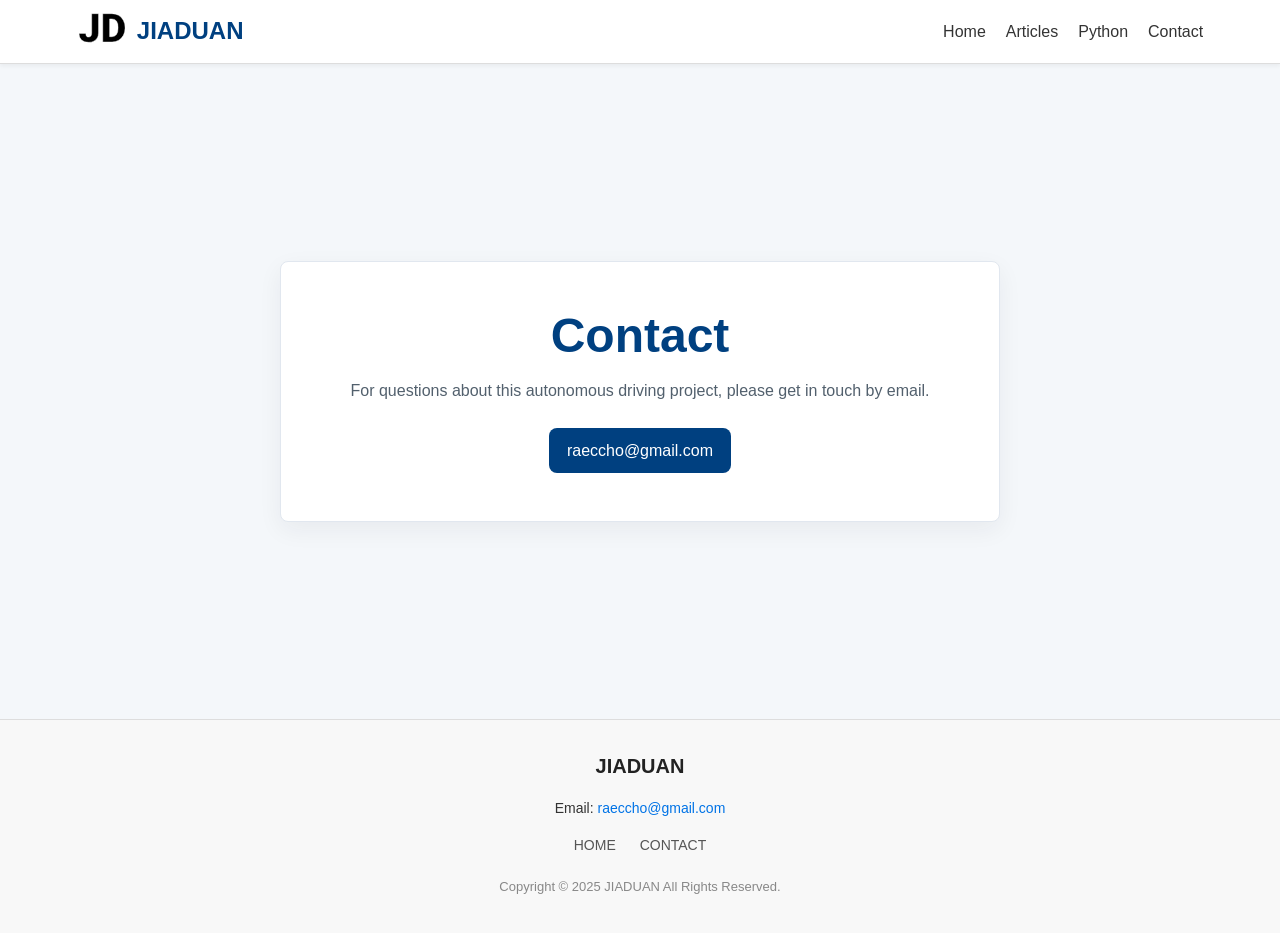
<file: iduan.tech/contact.html>
<!DOCTYPE html>
<html lang="en">
<head>
    <meta charset="UTF-8">
    <meta name="viewport" content="width=device-width, initial-scale=1.0">
    <title>Contact | JIADUAN</title>
    <link rel="stylesheet" href="contact.css">
    <link rel="stylesheet" href="nav.css">
    <link rel="icon" type="image/png" href="favicon.svg">
</head>
<body>
    <header>
        <div class="logo">
            <a href="index.html">
                <img src="favicon.svg" alt="JD's CCT Logo">
            </a>
            <span class="company-name">JIADUAN</span>
        </div>
        <nav>
            <a href="index.html">Home</a>
            <a href="article.html">Articles</a>
            <a href="python.html">Python</a>
            <a href="contact.html">Contact</a>
        </nav>
    </header>

    <main>
        <section class="contact-panel">
            <h1>Contact</h1>
            <p>For questions about this autonomous driving project, please get in touch by email.</p>
            <a class="email-link" href="mailto:raeccho@gmail.com">raeccho@gmail.com</a>
        </section>
    </main>

    <footer class="footer">
        <div class="footer-content">
            <div class="footer-logo">
                <h2>JIADUAN</h2>
            </div>
            <div class="footer-contact">
                <p>Email: <a href="mailto:raeccho@gmail.com">raeccho@gmail.com</a></p>
            </div>
            <div class="footer-links">
                <a href="index.html">HOME</a>
                <a href="contact.html">CONTACT</a>
            </div>
        </div>
        <div class="footer-bottom">
            <p>Copyright ©️ 2025 JIADUAN All Rights Reserved.</p>
        </div>
    </footer>
</body>
</html>
</file>
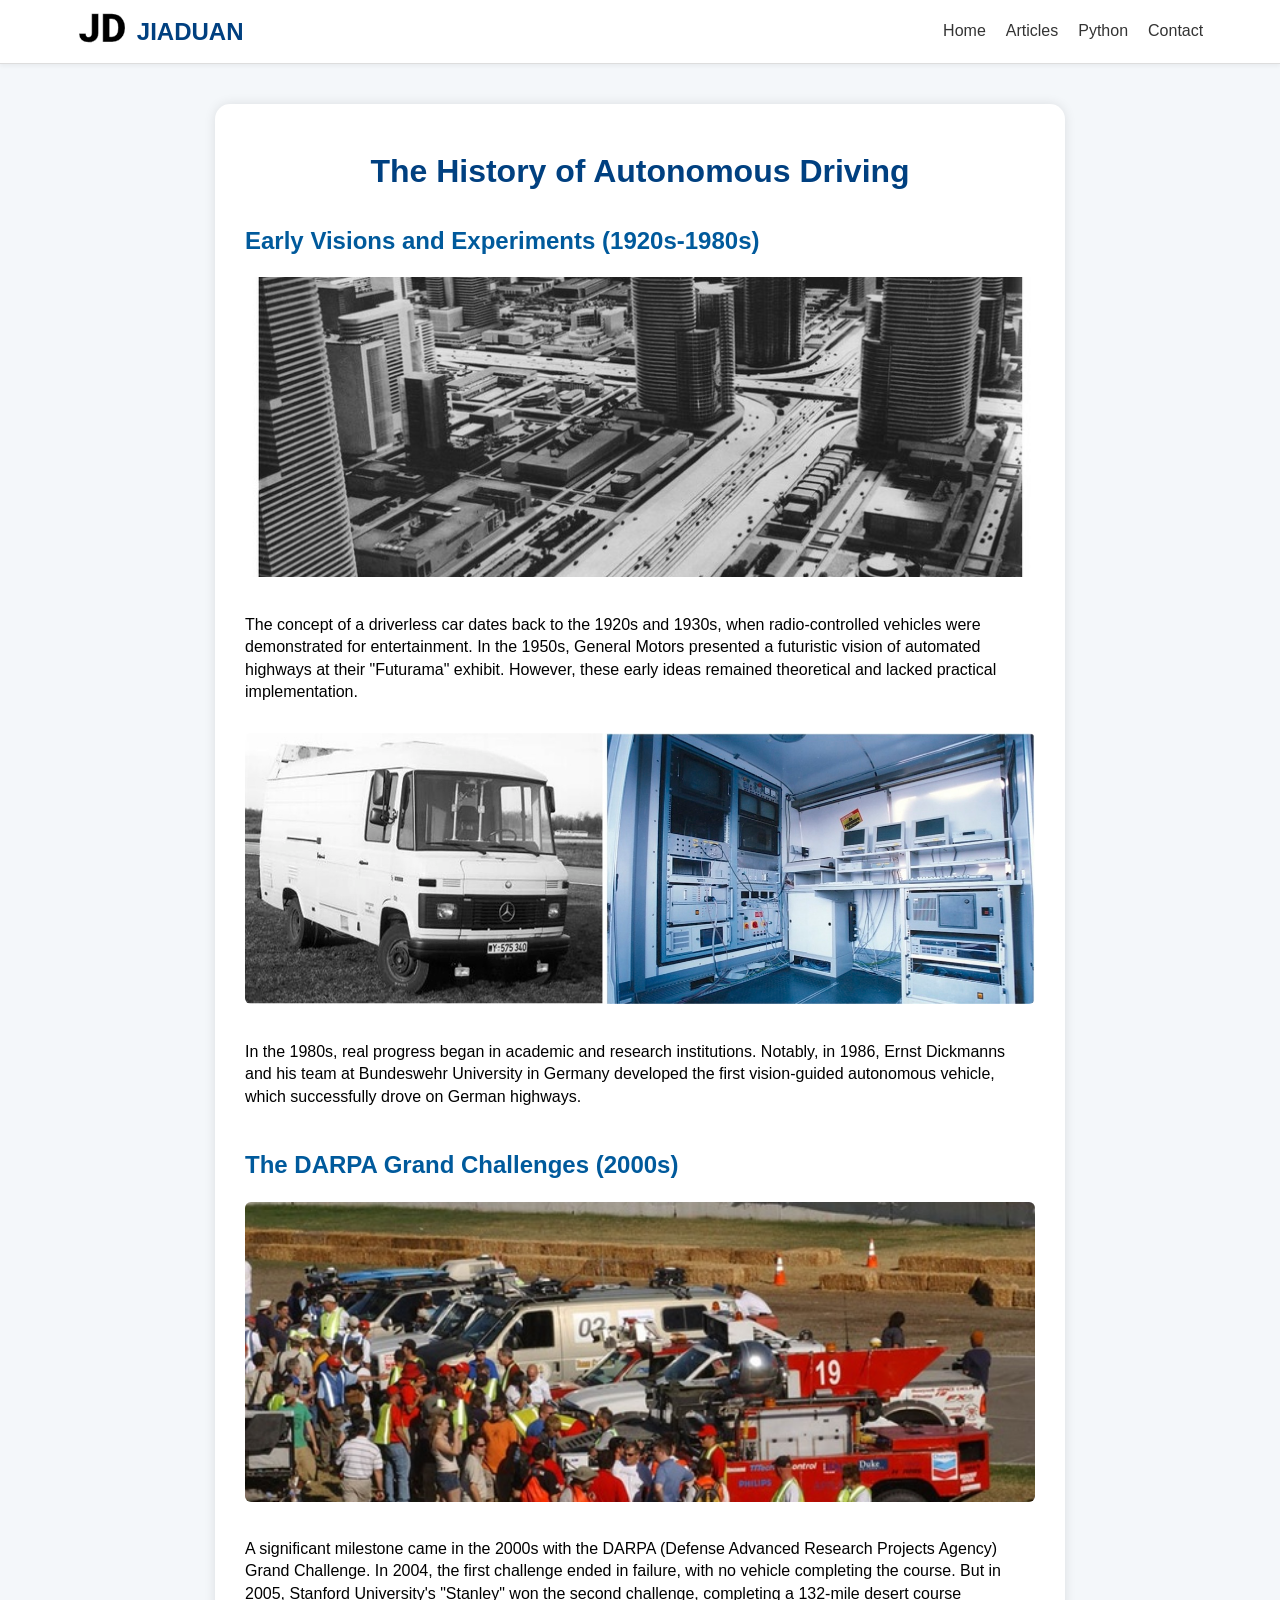
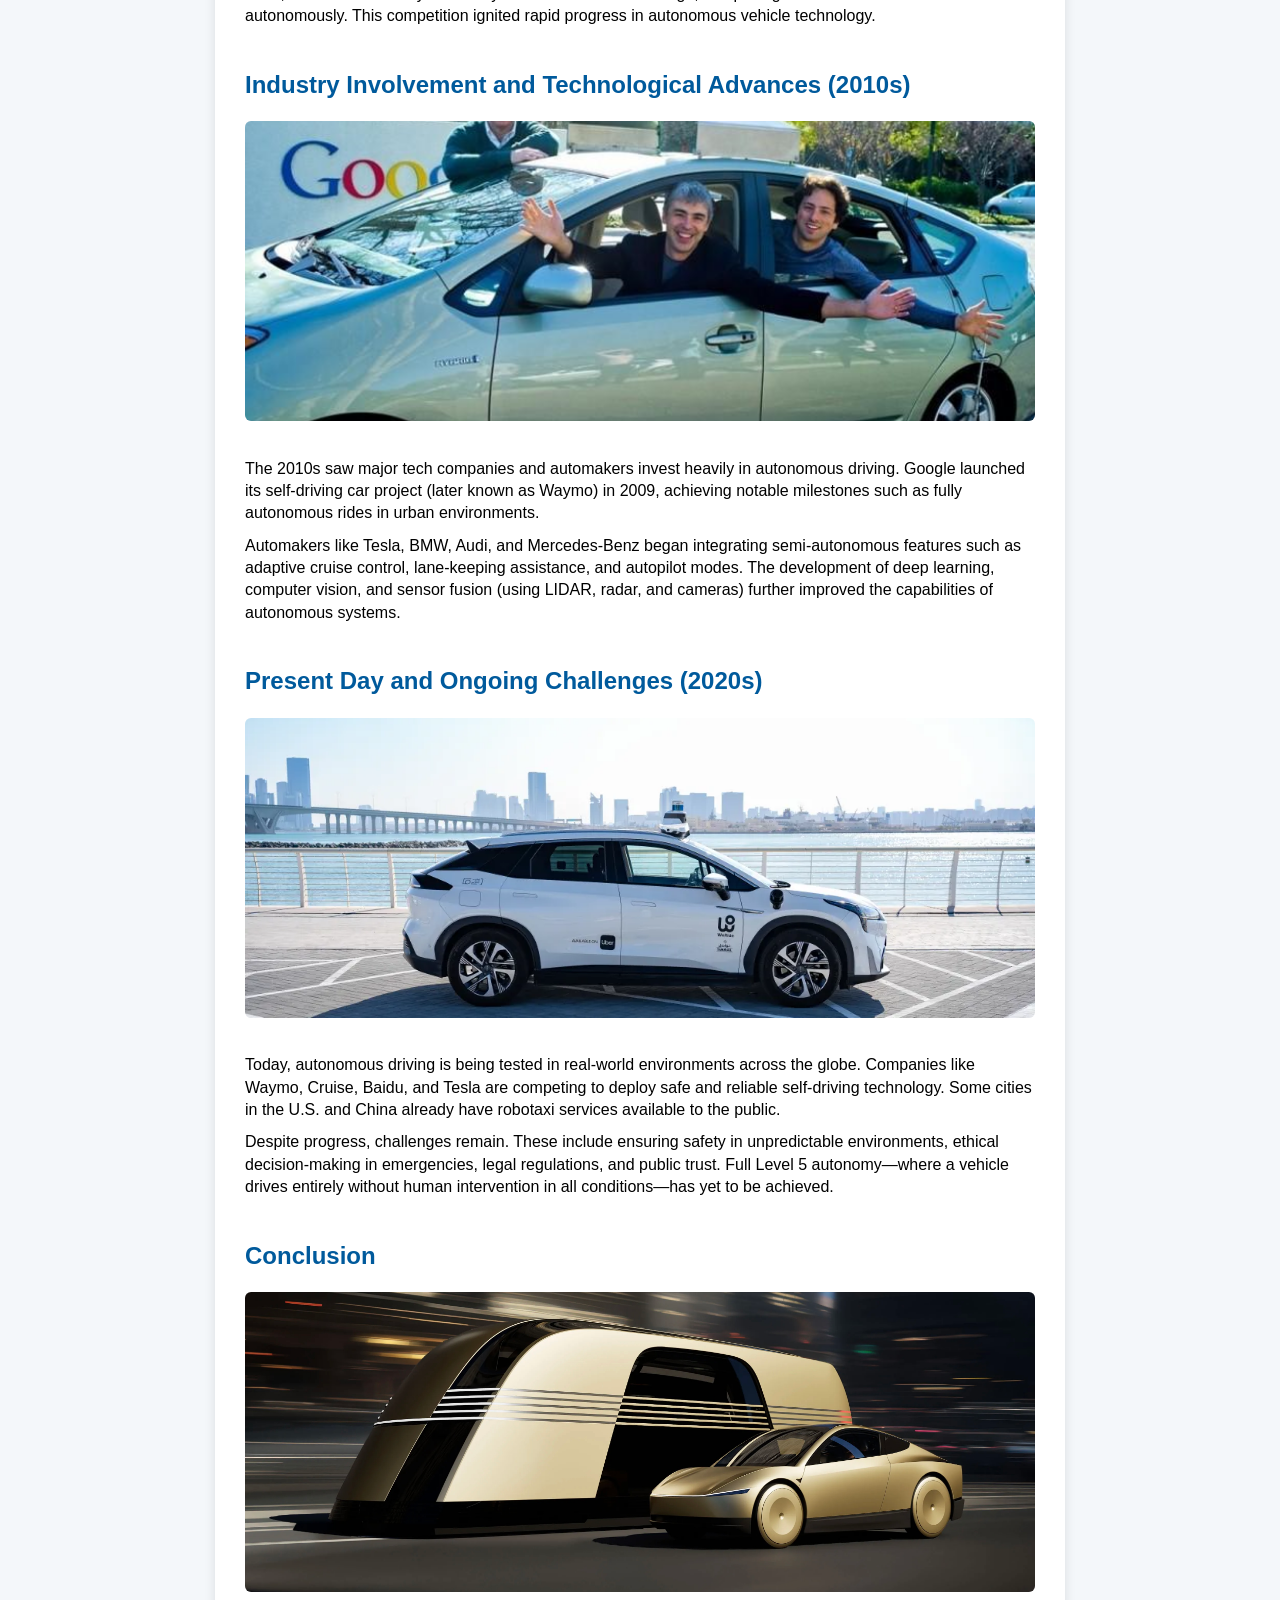
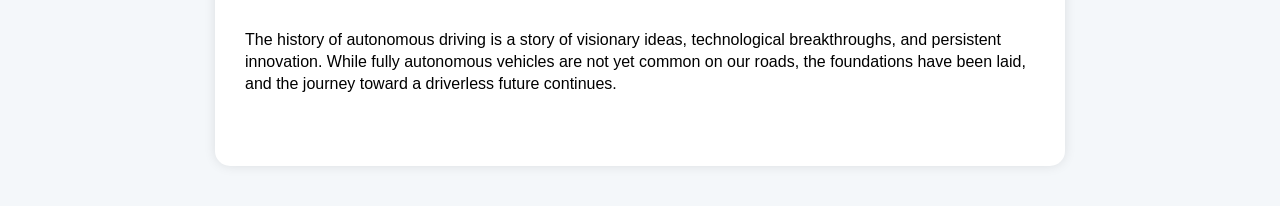
<file: iduan.tech/history.html>
<!DOCTYPE html>
<html lang="en">
<head>
    <meta charset="UTF-8" />
    <meta name="viewport" content="width=device-width, initial-scale=1.0"/>
    <title>The History of Autonomous Driving</title>
    <link rel="stylesheet" href="history.css">
    <link rel="stylesheet" href="nav.css">
    <link rel="icon" type="image/png" href="favicon.svg">
</head>
<body>
    <header>
    <div class="logo">
    <a href="index.html">
    <img src="favicon.svg" alt="JD's CCT Logo" />
    </a>
    <span class="company-name">JIADUAN</span>
    </div>
    <nav>
    <a href="index.html">Home</a>
    <a href="article.html">Articles</a>
    <a href="python.html">Python</a>
    <a href="contact.html">Contact</a>
    </nav>
    </header>
    <div class="container">
    <h1>The History of Autonomous Driving</h1>

    <section>
        <h2>Early Visions and Experiments (1920s-1980s)</h2>
        <img src="History1.jpg" alt="Early autonomous vehicle concept">
        <p>
            The concept of a driverless car dates back to the 1920s and 1930s, when radio-controlled vehicles were demonstrated for entertainment. 
            In the 1950s, General Motors presented a futuristic vision of automated highways at their "Futurama" exhibit. 
            However, these early ideas remained theoretical and lacked practical implementation.
        </p>
        <img src="History2.jpg" alt="DARPA Grand Challenge vehicle">
        <p>
            In the 1980s, real progress began in academic and research institutions. Notably, in 1986, Ernst Dickmanns and his team at Bundeswehr University in Germany 
            developed the first vision-guided autonomous vehicle, which successfully drove on German highways.
        </p>
    </section>

    <section>
        <h2>The DARPA Grand Challenges (2000s)</h2>
        <img src="History3.jpeg" alt="DARPA Grand Challenge vehicle">
        <p>
            A significant milestone came in the 2000s with the DARPA (Defense Advanced Research Projects Agency) Grand Challenge. 
            In 2004, the first challenge ended in failure, with no vehicle completing the course. 
            But in 2005, Stanford University's "Stanley" won the second challenge, completing a 132-mile desert course autonomously. 
            This competition ignited rapid progress in autonomous vehicle technology.
        </p>
    </section>

    <section>
        <h2>Industry Involvement and Technological Advances (2010s)</h2>
        <img src="History4.png" alt="Waymo and Tesla autonomous vehicles">
        <p>
            The 2010s saw major tech companies and automakers invest heavily in autonomous driving. 
            Google launched its self-driving car project (later known as Waymo) in 2009, achieving notable milestones such as fully autonomous rides in urban environments.
        </p>
        <p>
            Automakers like Tesla, BMW, Audi, and Mercedes-Benz began integrating semi-autonomous features such as adaptive cruise control, lane-keeping assistance, and autopilot modes. 
            The development of deep learning, computer vision, and sensor fusion (using LIDAR, radar, and cameras) further improved the capabilities of autonomous systems.
        </p>
    </section>

    <section>
        <h2>Present Day and Ongoing Challenges (2020s)</h2>
        <img src="History5.webp" alt="Modern robotaxi in city environment">
        <p>
            Today, autonomous driving is being tested in real-world environments across the globe. 
            Companies like Waymo, Cruise, Baidu, and Tesla are competing to deploy safe and reliable self-driving technology. 
            Some cities in the U.S. and China already have robotaxi services available to the public.
        </p>
        <p>
            Despite progress, challenges remain. These include ensuring safety in unpredictable environments, ethical decision-making in emergencies, 
            legal regulations, and public trust. Full Level 5 autonomy—where a vehicle drives entirely without human intervention in all conditions—has yet to be achieved.
        </p>
    </section>

    <section>
        <h2>Conclusion</h2>
        <img src="Robotaxi_99.jpg" alt="Futuristic autonomous car concept">
        <p>
            The history of autonomous driving is a story of visionary ideas, technological breakthroughs, and persistent innovation. 
            While fully autonomous vehicles are not yet common on our roads, the foundations have been laid, and the journey toward a driverless future continues.
        </p>
    </section>
    </div>
</body>
</html>
</file>
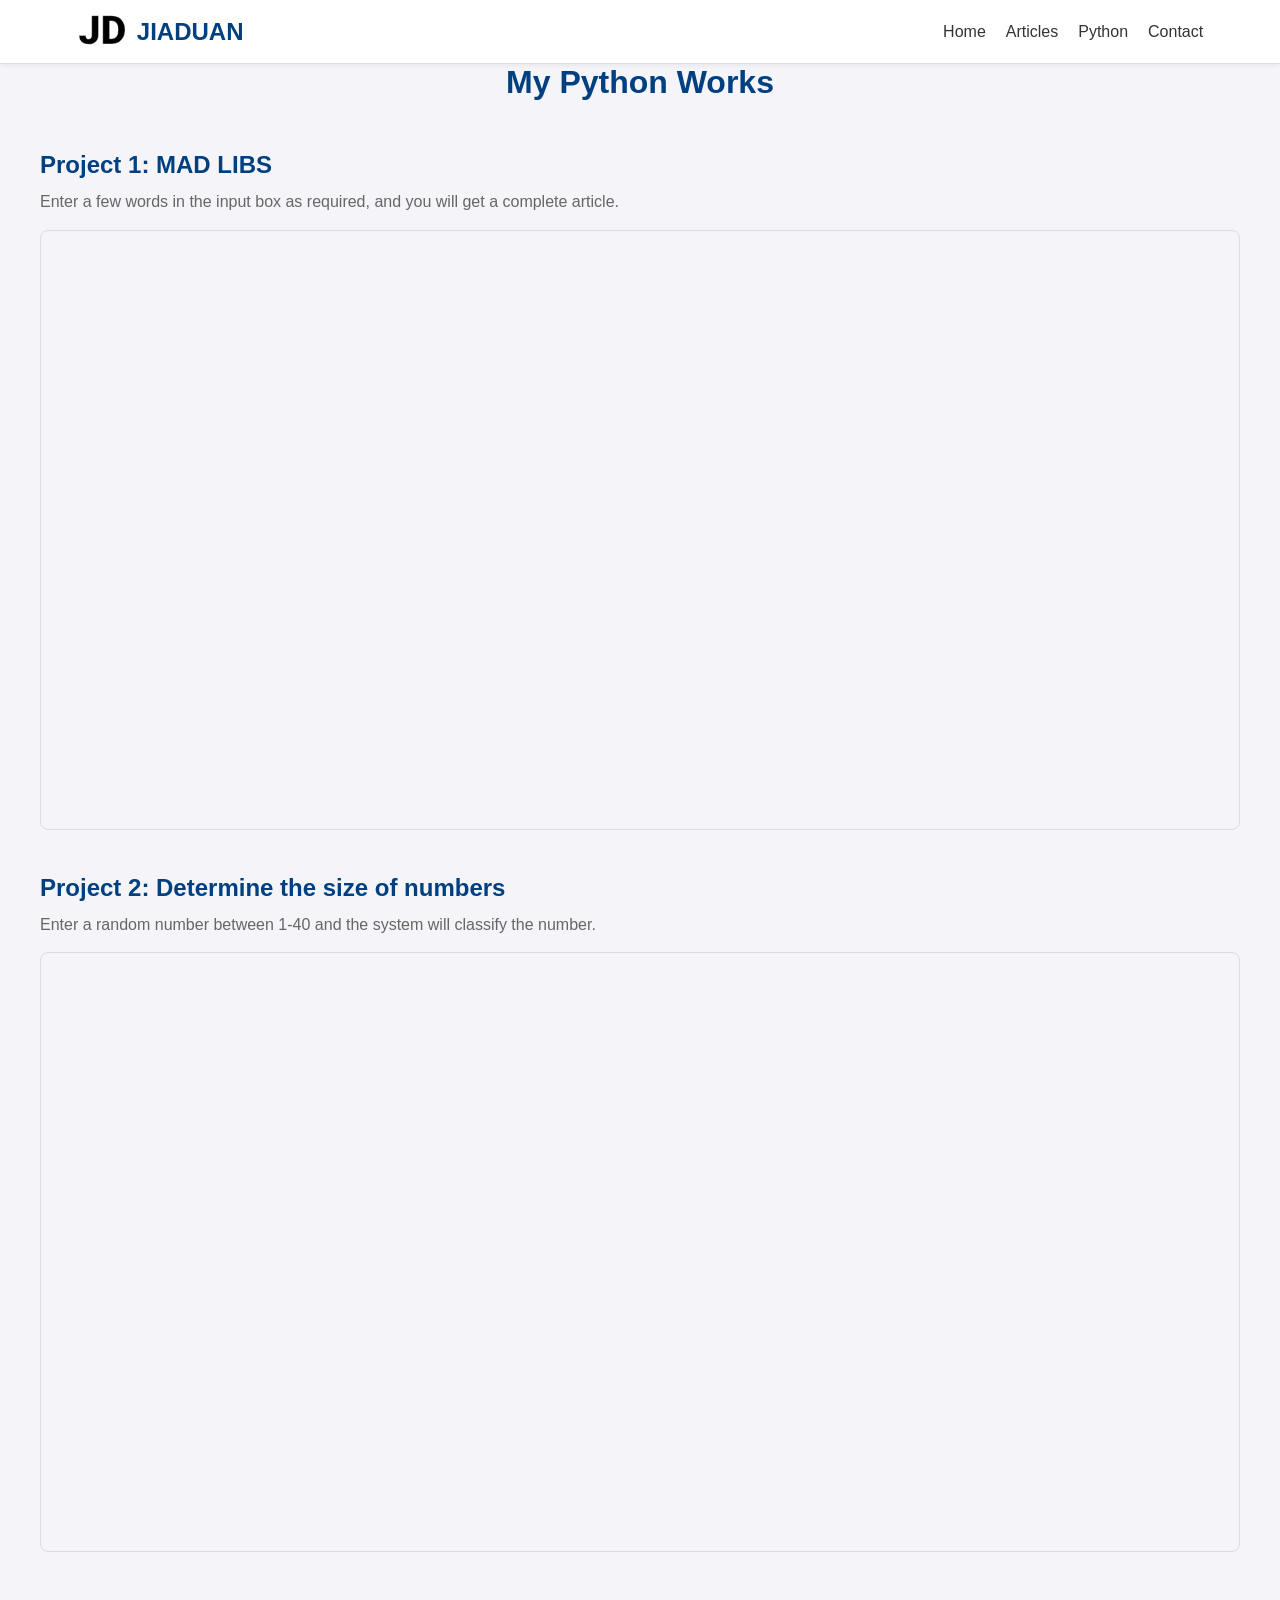
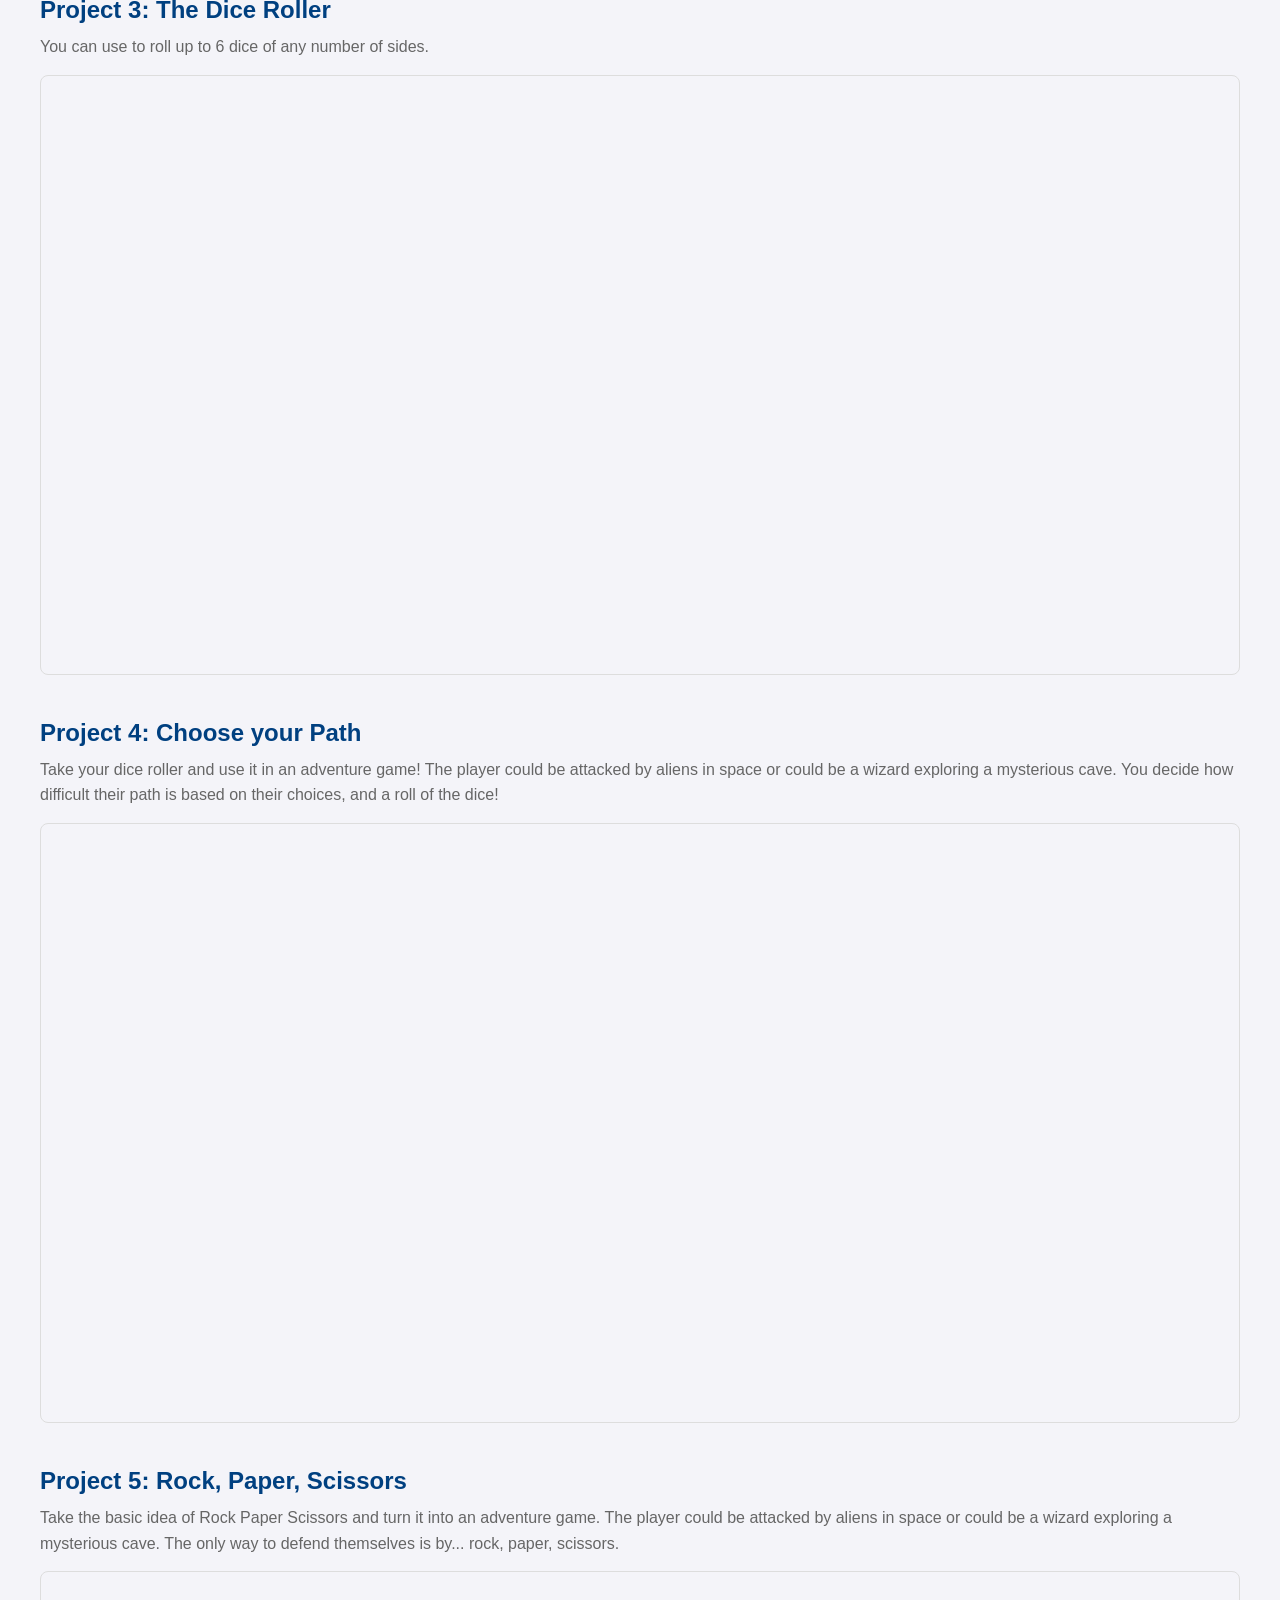
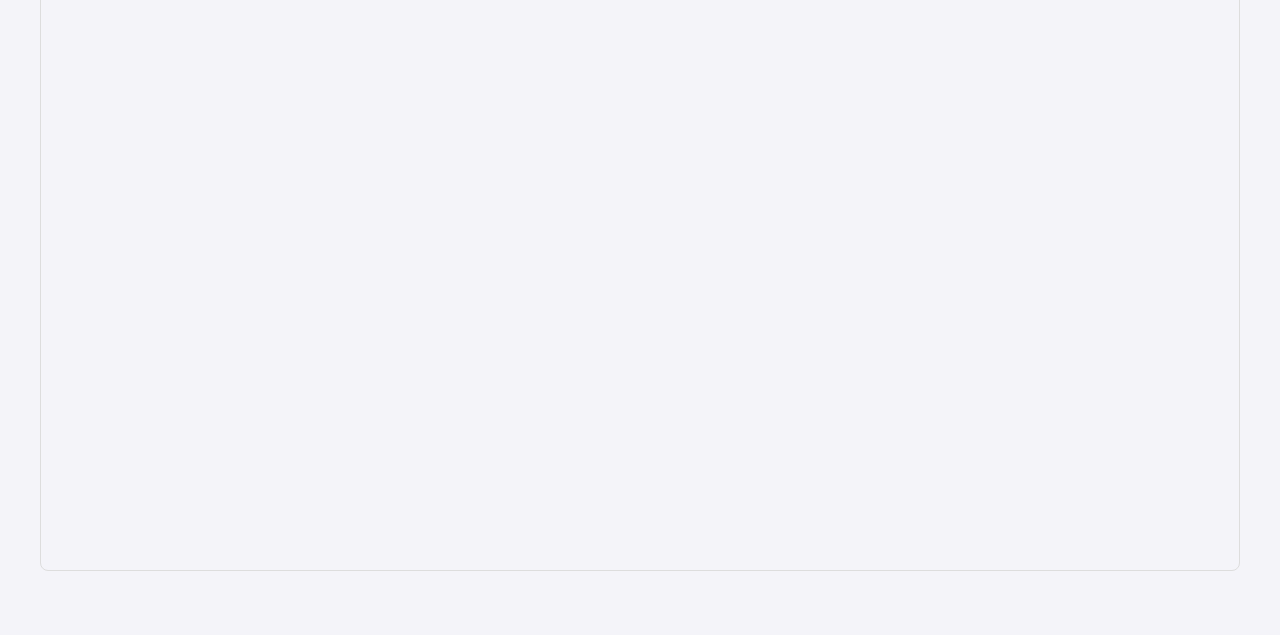
<file: iduan.tech/python.html>
<!DOCTYPE html>
<html lang="en">
<head>
  <meta charset="UTF-8">
  <meta name="viewport" content="width=device-width, initial-scale=1.0">
  <title>My Python Works</title>
  <link rel="stylesheet" href="python.css">
  <link rel="stylesheet" href="nav.css">
  <link rel="icon" type="image/png" href="favicon.svg">
</head>
<body>
  <header>
    <div class="logo">
    <a href="index.html">
    <img src="favicon.svg" alt="JD's CCT Logo" />
    </a>
    <span class="company-name">JIADUAN</span>
    </div>
    <nav>
    <a href="index.html">Home</a>
    <a href="article.html">Articles</a>
    <a href="python.html">Python</a>
    <a href="contact.html">Contact</a>
    </nav>
  </header>
    <h1>My Python Works</h1>
  <div class="portfolio-container">
    <div class="portfolio-item">
      <h2>Project 1: MAD LIBS</h2>
      <p>Enter a few words in the input box as required, and you will get a complete article.</p>
      <iframe src="https://trinket.io/embed/python/4c06c351d9cd" frameborder="0" marginwidth="0" marginheight="0" allowfullscreen></iframe>
    </div>
    <div class="portfolio-item">
      <h2>Project 2: Determine the size of numbers</h2>
      <p>Enter a random number between 1-40 and the system will classify the number.</p>
      <iframe src="https://trinket.io/embed/python/446bd458aae9" frameborder="0" marginwidth="0" marginheight="0" allowfullscreen></iframe>
    </div>
    <div class="portfolio-item">
      <h2>Project 3: The Dice Roller</h2>
      <p>You can use to roll up to 6 dice of any number of sides.</p>
      <iframe src="https://trinket.io/embed/python3/e4858abcac9d" frameborder="0" marginwidth="0" marginheight="0" allowfullscreen></iframe>
    </div>
    <div class="portfolio-item">
      <h2>Project 4: Choose your Path</h2>
      <p>Take your dice roller and use it in an adventure game! The player could be attacked by aliens in space or could be a wizard exploring a mysterious cave. You decide how difficult their path is based on their choices, and a roll of the dice!</p>
      <iframe src="https://trinket.io/embed/python3/b78c1868444b" frameborder="0" marginwidth="0" marginheight="0" allowfullscreen></iframe>
    </div>
    <div class="portfolio-item">
      <h2>Project 5: Rock, Paper, Scissors</h2>
      <p>Take the basic idea of Rock Paper Scissors and turn it into an adventure game. The player could be attacked by aliens in space or could be a wizard exploring a mysterious cave. The only way to defend themselves is by... rock, paper, scissors.</p>
      <iframe src="https://trinket.io/embed/python3/22e07e250c1b" frameborder="0" marginwidth="0" marginheight="0" allowfullscreen></iframe>
    </div>
  </div>
</body>
</html>
</file>
<file: iduan.tech/index.css>
* {
    padding: 0;
    margin: 0;
    box-sizing: border-box;
}

body {
    font-family: 'Segoe UI', sans-serif;
    background: #f4f7fa;
    color: #253241;
    line-height: 1.6;
    padding-top: 60px;
}

img {
    display: block;
    max-width: 100%;
}

header {
    position: fixed;
    top: 0;
    left: 0;
    width: 100%;
    background-color: #ffffff;
    padding: 3px clamp(20px, 6vw, 100px);
    display: flex;
    justify-content: space-between;
    align-items: center;
    border-bottom: 1px solid #ddd;
    z-index: 999;
    box-shadow: 0 2px 4px rgba(0, 0, 0, 0.05);
}

.logo {
    display: flex;
    align-items: center;
}

.logo img {
    height: 50px;
    margin-right: 10px;
}

.company-name {
    font-size: 1.5rem;
    font-weight: bold;
    color: #004080;
}

nav {
    display: flex;
    align-items: center;
    gap: 20px;
}

nav a {
    text-decoration: none;
    color: #333;
}

nav a:hover {
    color: #0073e6;
}

.hero {
    min-height: 520px;
    display: flex;
    flex-direction: column;
    justify-content: center;
    align-items: center;
    text-align: center;
    padding: 110px 20px 120px;
    background: linear-gradient(rgba(244, 247, 250, 0.18), rgba(244, 247, 250, 0.7)), url(index.png);
    background-position: center;
    background-repeat: no-repeat;
    background-size: cover;
}

.hero h1 {
    font-size: clamp(2.4rem, 6vw, 4.8rem);
    line-height: 1.05;
    margin-bottom: 18px;
    color: #073763;
}

.hero p {
    max-width: 620px;
    color: #17324d;
    font-size: clamp(1rem, 2vw, 1.25rem);
    margin-bottom: 30px;
}

.learn-more {
    display: inline-flex;
    align-items: center;
    justify-content: center;
    min-height: 44px;
    padding: 10px 24px;
    background-color: #004080;
    color: #fff;
    text-decoration: none;
    border-radius: 8px;
}

.learn-more:hover {
    background-color: #0059b3;
}

.second,
.services,
.p1top,
.p1,
.p2,
.p3,
.Article,
.Article1 {
    width: min(1120px, calc(100% - 40px));
    margin-left: auto;
    margin-right: auto;
}

.second {
    padding: 72px 0 36px;
    text-align: center;
}

.second h2,
.services h2,
.p1top h2,
.Article h2 {
    color: #004080;
    font-size: clamp(1.9rem, 4vw, 2.4rem);
    line-height: 1.2;
}

.second p {
    max-width: 880px;
    margin: 16px auto 0;
    color: #3d3d3d;
    font-size: 1.05rem;
}

.services {
    padding: 36px 0 54px;
    text-align: center;
}

.service-grid {
    display: grid;
    grid-template-columns: repeat(3, minmax(0, 1fr));
    gap: 20px;
    margin-top: 28px;
}

.service-box {
    min-height: 175px;
    background: #fff;
    padding: 24px;
    border-radius: 8px;
    border: 1px solid #e1e7ef;
    box-shadow: 0 8px 24px rgba(31, 41, 55, 0.06);
    text-align: left;
}

.service-box h3 {
    color: #003366;
    margin-bottom: 10px;
    line-height: 1.25;
}

.service-box p {
    color: #52606d;
}

.p1top {
    margin-top: 22px;
    margin-bottom: 28px;
    text-align: center;
}

.p1,
.p2,
.p3 {
    display: grid;
    grid-template-columns: minmax(0, 1fr) minmax(0, 1fr);
    align-items: center;
    gap: 34px;
    background-color: #ffffff;
    border: 1px solid #e1e7ef;
    border-radius: 8px;
    margin-bottom: 28px;
    padding: 24px;
    box-shadow: 0 8px 24px rgba(31, 41, 55, 0.06);
}

.p1 img,
.p2 img,
.p3 img {
    width: 100%;
    height: 320px;
    object-fit: cover;
    border-radius: 8px;
}

.p1 div,
.p2 div,
.p3 div {
    padding: 20px;
}

.p1 h2,
.p2 h2,
.p3 h2 {
    color: #1f2933;
    font-size: clamp(1.6rem, 3vw, 2rem);
    line-height: 1.2;
    margin-bottom: 12px;
}

.p1 p,
.p2 p,
.p3 p {
    color: #52606d;
    font-size: 1.02rem;
}

.Article {
    display: flex;
    justify-content: space-between;
    align-items: center;
    padding: 58px 0 0;
}

.Article1 {
    display: grid;
    grid-template-columns: repeat(3, minmax(0, 1fr));
    gap: 22px;
    padding: 28px 0 80px;
}

.Article1 div {
    background: #fff;
    border: 1px solid #e1e7ef;
    border-radius: 8px;
    overflow: hidden;
    box-shadow: 0 8px 24px rgba(31, 41, 55, 0.06);
}

.Article1 img {
    width: 100%;
    height: 220px;
    object-fit: cover;
}

.Article1 h3 {
    min-height: 52px;
    font-size: 1.05rem;
    line-height: 1.3;
    margin: 18px 18px 10px;
    color: #1f2933;
}

.Article1 p {
    color: #6b7280;
    font-size: 0.92rem;
    line-height: 1.6;
    margin: 0 18px 22px;
}

.footer {
    background-color: #f8f8f8;
    padding: 30px 20px;
    font-family: Arial, sans-serif;
    font-size: 14px;
    color: #333;
    border-top: 1px solid #ddd;
}

.footer-content {
    display: flex;
    flex-direction: column;
    align-items: center;
    text-align: center;
}

.footer-logo h2 {
    margin: 0 0 10px;
    font-size: 20px;
    color: #222;
}

.footer-contact p,
.footer-bottom p {
    margin: 5px 0;
}

.footer-contact a {
    color: #0073e6;
    text-decoration: none;
}

.footer-links {
    margin-top: 10px;
}

.footer-links a {
    margin: 0 10px;
    color: #555;
    text-decoration: none;
}

.footer-links a:hover {
    text-decoration: underline;
}

.footer-bottom {
    text-align: center;
    margin-top: 20px;
    font-size: 13px;
    color: #888;
}

@media (max-width: 900px) {
    .service-grid,
    .Article1 {
        grid-template-columns: 1fr;
    }

    .p1,
    .p2,
    .p3 {
        grid-template-columns: 1fr;
    }

    .p2 img {
        order: -1;
    }
}

@media (max-width: 720px) {
    body {
        padding-top: 96px;
    }

    header {
        flex-direction: column;
        align-items: flex-start;
        gap: 8px;
        padding: 8px 18px;
    }

    nav {
        width: 100%;
        gap: 12px;
        flex-wrap: wrap;
    }

    .company-name {
        font-size: 1.2rem;
    }

    .logo img {
        height: 42px;
    }

    .hero {
        min-height: 430px;
        padding: 80px 18px 88px;
    }

    .second,
    .services,
    .p1top,
    .p1,
    .p2,
    .p3,
    .Article,
    .Article1 {
        width: min(100% - 28px, 1120px);
    }

    .second {
        padding-top: 54px;
    }

    .p1,
    .p2,
    .p3 {
        gap: 18px;
        padding: 16px;
    }

    .p1 img,
    .p2 img,
    .p3 img,
    .Article1 img {
        height: 210px;
    }

    .p1 div,
    .p2 div,
    .p3 div {
        padding: 4px;
    }

    .Article {
        padding-top: 42px;
    }
}
</file>
<file: iduan.tech/nav.css>
:root {
    --nav-height: 64px;
}

body {
    padding-top: var(--nav-height);
    margin-top: 0;
}

header {
    position: fixed;
    top: 0;
    left: 0;
    width: 100%;
    height: var(--nav-height);
    background-color: #ffffff;
    padding: 0 clamp(20px, 6vw, 100px);
    display: flex;
    justify-content: space-between;
    align-items: center;
    border-bottom: 1px solid #ddd;
    z-index: 999;
    box-shadow: 0 2px 4px rgba(0, 0, 0, 0.05);
}

.logo {
    display: flex;
    align-items: center;
    flex: 0 0 auto;
}

.logo img {
    height: 50px;
    margin-right: 10px;
}

.company-name {
    font-size: 1.5rem;
    font-weight: bold;
    color: #004080;
}

nav {
    display: flex;
    align-items: center;
    justify-content: flex-end;
    gap: 20px;
    min-width: 0;
    overflow-x: auto;
    scrollbar-width: none;
}

nav::-webkit-scrollbar {
    display: none;
}

nav a {
    color: #333;
    text-decoration: none;
    white-space: nowrap;
}

nav a:hover {
    color: #0073e6;
}

@media (max-width: 720px) {
    body {
        padding-top: var(--nav-height);
    }

    header {
        padding: 0 14px;
    }

    nav {
        gap: 12px;
    }

    .company-name {
        font-size: 1.1rem;
    }

    .logo img {
        height: 42px;
    }
}
</file>
<file: iduan.tech/article.css>
* {
    padding: 0;
    margin: 0;
    box-sizing: border-box;
}

body {
    font-family: 'Segoe UI', sans-serif;
    line-height: 1.6;
    background-color: #eef1f5;
    margin-top: 95px;
}

header {
    position: fixed;
    top: 0;
    left: 0;
    width: 100%;
    background-color: #ffffff;
    padding: 3px clamp(20px, 6vw, 100px);
    display: flex;
    justify-content: space-between;
    align-items: center;
    border-bottom: 1px solid #ddd;
    z-index: 999;
    box-shadow: 0 2px 4px rgba(0, 0, 0, 0.05);
}

.logo {
    display: flex;
    align-items: center;
}

.logo img {
    height: 50px;
    margin-right: 10px;
}

.company-name {
    font-size: 1.5rem;
    font-weight: bold;
    color: #004080;
}

nav a {
    text-decoration: none;
    color: #333;
}

nav {
    display: flex;
    align-items: center;
    gap: 20px;
}

nav a:hover {
    color: #0073e6;
}

main {
    max-width: 960px;
    margin: 28px auto 34px;
    padding: 0 1rem;
}

.article-container {
    display: flex;
    justify-content: center;
    max-width: 960px;
    width: 100%;
    margin: 0 auto;
    background: #fff;
    border: 0;
    border-radius: 0;
    box-shadow: none;
    padding: 24px 0;
    overflow: visible;
}

.article-frame {
    display: block;
    width: 100%;
    max-width: 100%;
    height: calc(100vh - 180px);
    min-height: 640px;
    background: #fff;
    border: 0;
    border-radius: 0;
    box-shadow: none;
    overflow: auto;
}

.article-actions {
    position: relative;
    max-width: 1120px;
    margin: 18px auto 72px;
    padding: 0 1rem;
}

.pagination {
    display: flex;
    justify-content: center;
}

.page-btn {
    color: rgb(0, 0, 0);
    text-decoration: none;
    background-color: #e5e7eb;
    border: none;
    padding: 10px 15px;
    margin: 0 5px;
    border-radius: 4px;
    cursor: pointer;
    font-size: 1rem;
    transition: background-color 0.3s;
}

.page-btn:hover {
    background-color: #d1d5db;
}

.page-btn.active {
    background-color: #2563eb;
    color: white;
}

.download-btn {
    position: absolute;
    top: 0;
    right: 1rem;
    color: #fff;
    text-decoration: none;
    background-color: #1f7a4d;
    border: none;
    padding: 10px 15px;
    border-radius: 4px;
    cursor: pointer;
    font-size: 1rem;
    transition: background-color 0.3s;
}

.download-btn:hover {
    background-color: #17623d;
}

.footer {
    background-color: #f8f8f8;
    padding: 30px 20px;
    font-family: Arial, sans-serif;
    font-size: 14px;
    color: #333;
    border-top: 1px solid #ddd;
}

.footer-content {
    display: flex;
    flex-direction: column;
    align-items: center;
    text-align: center;
}

.footer-logo h2 {
    margin: 0 0 10px;
    font-size: 20px;
    color: #222;
}

.footer-contact p,
.footer-bottom p {
    margin: 5px 0;
}

.footer-contact a {
    color: #0073e6;
    text-decoration: none;
}

.footer-links {
    margin-top: 10px;
}

.footer-links a {
    margin: 0 10px;
    color: #555;
    text-decoration: none;
}

.footer-links a:hover {
    text-decoration: underline;
}

.footer-bottom {
    text-align: center;
    margin-top: 20px;
    font-size: 13px;
    color: #888;
}

@media (max-width: 768px) {
    body {
        margin-top: 85px;
    }

    header {
        flex-direction: column;
        align-items: flex-start;
        gap: 8px;
        padding: 8px 18px;
    }

    nav {
        width: 100%;
        gap: 12px;
        flex-wrap: wrap;
    }

    .company-name {
        font-size: 1.1rem;
    }

    .article-actions {
        display: flex;
        flex-direction: column;
        align-items: center;
        gap: 14px;
    }

    .download-btn {
        position: static;
    }

    .article-frame {
        height: calc(100vh - 170px);
        min-height: 560px;
    }
}
</file>
<file: iduan.tech/article123.css>
* {
    padding: 0;
    margin: 0;
    box-sizing: border-box;
}
body {
    font-family: 'Segoe UI', sans-serif;
    line-height: 1.6;
    background-color: #f4f4f4;
    margin-top: 125px;
}

/* Header / Navbar */
header {
  position: fixed;
  top: 0;
  left: 0;
  width: 100%;
  background-color: #ffffff;
  padding: 3px clamp(20px, 6vw, 100px);
  display: flex;
  justify-content: space-between;
  align-items: center;
  border-bottom: 1px solid #ddd;
  z-index: 999;
  box-shadow: 0 2px 4px rgba(0,0,0,0.05);
}

.logo {
  display: flex;
  align-items: center;
}
.logo img {
  height: 50px;
  margin-right: 10px;
}
.company-name {
  font-size: 1.5rem;
  font-weight: bold;
  color: #004080;
}
nav {
  display: flex;
  align-items: center;
  gap: 20px;
}
nav a {
  text-decoration: none;
  color: #333;
}
nav a:hover {
  color: #0073e6;
}

main {
    max-width: 1200px;
    margin: 20px auto 50px;
    padding: 0 1rem;
}

.article-container h2 {
    color: #003087;
    font-size: 2rem;
    text-align: center;
    margin-bottom: 1.5rem;
}

.article-content {
    display: flex;
    background: white;
    border-radius: 15px;
    box-shadow: 0 2px 5px rgba(0, 0, 0, 0.1);
    padding: 1.5rem;
}

.article-content img {
    width: 50%;
    height: auto;
    object-fit: cover;
    border-radius: 8px;
    margin-right: 1.5rem;
    align-self: stretch;
}

.article-text {
    width: 50%;
    display: flex;
    flex-direction: column;
    justify-content: center;
}

.article-text h3 {
    color: #003087;
    font-size: 1.5rem;
    margin-bottom: 1rem;
}

.article-text p {
    color: #333;
    font-size: 1rem;
    margin: 5px;
}

/* Pagination styles */
.pagination {
    display: flex;
    justify-content: center;
    margin-top: 20px;
    margin-bottom: 100px;

}

.page-btn {
    color: rgb(0, 0, 0);
    text-decoration: none;
    background-color: #e5e7eb;
    border: none;
    padding: 10px 15px;
    margin: 0 5px;
    border-radius: 4px;
    cursor: pointer;
    font-size: 1rem;
    transition: background-color 0.3s;
}

.page-btn:hover {
    background-color: #d1d5db;
}

.page-btn.active {
    background-color: #2563eb;
    color: white;
}

/* Page content transition */
#page-content {
    transition: opacity 0.3s ease;
}

.reference {
    margin-top: 30px;
}

.reference p{
    color:#7d7d7d;
    font-size: 0.75rem;
}

/* Footer */
.footer {
    background-color: #f8f8f8;
    padding: 30px 20px;
    font-family: Arial, sans-serif;
    font-size: 14px;
    color: #333;
    border-top: 1px solid #ddd;
}

.footer-content {
    display: flex;
    flex-direction: column;
    align-items: center;
    text-align: center;
}

.footer-logo h2 {
    margin: 0 0 10px;
    font-size: 20px;
    color: #222;
}

.footer-contact p, .footer-bottom p {
    margin: 5px 0;
}

.footer-contact a {
    color: #0073e6;
    text-decoration: none;
}

.footer-links {
    margin-top: 10px;
}

.footer-links a {
    margin: 0 10px;
    color: #555;
    text-decoration: none;
}

.footer-links a:hover {
    text-decoration: underline;
}

.footer-bottom {
    text-align: center;
    margin-top: 20px;
    font-size: 13px;
    color: #888;
}


@media (max-width: 768px) {
    body {
        margin-top: 120px;
    }

    header {
        flex-direction: column;
        align-items: flex-start;
        gap: 8px;
        padding: 8px 18px;
    }

    nav {
        width: 100%;
        gap: 12px;
        flex-wrap: wrap;
    }

    .company-name {
        font-size: 1.2rem;
    }

    .logo img {
        height: 42px;
    }

    .article-content {
        flex-direction: column;
    }

    .article-content img {
        width: 100%;
        margin-right: 0;
        margin-bottom: 1rem;
    }

    .article-text {
        width: 100%;
    }
}
</file>
<file: iduan.tech/contact.css>
* {
    padding: 0;
    margin: 0;
    box-sizing: border-box;
}

body {
    font-family: 'Segoe UI', sans-serif;
    background: #f4f7fa;
    color: #253241;
    line-height: 1.6;
    padding-top: 60px;
}

header {
    position: fixed;
    top: 0;
    left: 0;
    width: 100%;
    background-color: #ffffff;
    padding: 3px clamp(20px, 6vw, 100px);
    display: flex;
    justify-content: space-between;
    align-items: center;
    border-bottom: 1px solid #ddd;
    z-index: 999;
    box-shadow: 0 2px 4px rgba(0, 0, 0, 0.05);
}

.logo {
    display: flex;
    align-items: center;
}

.logo img {
    height: 50px;
    margin-right: 10px;
}

.company-name {
    font-size: 1.5rem;
    font-weight: bold;
    color: #004080;
}

nav {
    display: flex;
    align-items: center;
    gap: 20px;
}

nav a {
    text-decoration: none;
    color: #333;
}

nav a:hover {
    color: #0073e6;
}

main {
    min-height: calc(100vh - 245px);
    display: flex;
    align-items: center;
    justify-content: center;
    padding: 54px 20px;
}

.contact-panel {
    width: min(720px, 100%);
    background: #fff;
    border: 1px solid #e1e7ef;
    border-radius: 8px;
    box-shadow: 0 8px 24px rgba(31, 41, 55, 0.06);
    padding: 48px;
    text-align: center;
}

.contact-panel h1 {
    color: #004080;
    font-size: clamp(2rem, 5vw, 3rem);
    line-height: 1.1;
    margin-bottom: 16px;
}

.contact-panel p {
    color: #52606d;
    margin-bottom: 24px;
}

.email-link {
    display: inline-flex;
    align-items: center;
    justify-content: center;
    min-height: 44px;
    padding: 10px 18px;
    color: #fff;
    background: #004080;
    border-radius: 8px;
    text-decoration: none;
    overflow-wrap: anywhere;
}

.email-link:hover {
    background: #0059b3;
}

.footer {
    background-color: #f8f8f8;
    padding: 30px 20px;
    font-family: Arial, sans-serif;
    font-size: 14px;
    color: #333;
    border-top: 1px solid #ddd;
}

.footer-content {
    display: flex;
    flex-direction: column;
    align-items: center;
    text-align: center;
}

.footer-logo h2 {
    margin: 0 0 10px;
    font-size: 20px;
    color: #222;
}

.footer-contact p,
.footer-bottom p {
    margin: 5px 0;
}

.footer-contact a {
    color: #0073e6;
    text-decoration: none;
}

.footer-links {
    margin-top: 10px;
}

.footer-links a {
    margin: 0 10px;
    color: #555;
    text-decoration: none;
}

.footer-links a:hover {
    text-decoration: underline;
}

.footer-bottom {
    text-align: center;
    margin-top: 20px;
    font-size: 13px;
    color: #888;
}

@media (max-width: 720px) {
    body {
        padding-top: 96px;
    }

    header {
        flex-direction: column;
        align-items: flex-start;
        gap: 8px;
        padding: 8px 18px;
    }

    nav {
        width: 100%;
        gap: 12px;
        flex-wrap: wrap;
    }

    .company-name {
        font-size: 1.2rem;
    }

    .logo img {
        height: 42px;
    }

    .contact-panel {
        padding: 34px 20px;
    }
}
</file>
<file: iduan.tech/history.css>
* {
    padding: 0;
    margin: 0;
    box-sizing: border-box;

}
body {
    font-family: 'Segoe UI', sans-serif;
    background: #f4f7fa;
    padding-top: 60px; /* 根据导航条高度调整 */
    line-height: 1.4;
}
/* Header / Navbar */
header {
  position: fixed;
  top: 0;
  left: 0;
  width: 100%;
  background-color: #ffffff;
  padding: 3px clamp(20px, 6vw, 100px);
  display: flex;
  justify-content: space-between;
  align-items: center;
  border-bottom: 1px solid #ddd;
  z-index: 999;
  box-shadow: 0 2px 4px rgba(0,0,0,0.05);
}

.logo {
  display: flex;
  align-items: center;
}
.logo img {
  height: 50px;
  margin-right: 10px;
}
.company-name {
  font-size: 1.5rem;
  font-weight: bold;
  color: #004080;
}
nav {
  display: flex;
  align-items: center;
  gap: 20px;
}
nav a {
  text-decoration: none;
  color: #333;
}
nav a:hover {
  color: #0073e6;
}
.container {
  max-width: 850px;
  margin: 40px auto;
  background: #fff;
  padding: 30px;
  border-radius: 15px;
  box-shadow: 0 0 12px rgba(0, 0, 0, 0.1);
}

.container h1 {
  text-align: center;
  color: #004080;
  margin: 15px 0 0;
}

.container h2 {
  color: #005a9c;
  margin-top: 30px;
}

.container img {
  width: 100%;
  max-height: 300px;
  object-fit: cover;
  border-radius: 6px;
  margin: 20px 0;
}

.container section {
  margin-bottom: 40px;
}

.container p {
  margin: 10px 0;
}

@media (max-width: 720px) {
  body {
    padding-top: 96px;
  }

  header {
    flex-direction: column;
    align-items: flex-start;
    gap: 8px;
    padding: 8px 18px;
  }

  nav {
    width: 100%;
    gap: 12px;
    flex-wrap: wrap;
  }

  .company-name {
    font-size: 1.2rem;
  }

  .logo img {
    height: 42px;
  }

  .container {
    width: calc(100% - 28px);
    margin: 24px auto;
    padding: 20px;
  }
}
</file>
<file: iduan.tech/python.css>
* {
    margin: 0;
    padding: 0;
    box-sizing: border-box;
}

body {
    font-family: 'Segoe UI', sans-serif;
    margin: 0;
    padding: 80px 20px 20px;
    background-color: #f4f4f9;
}
/* Header / Navbar */
header {
  position: fixed;
  top: 0;
  left: 0;
  width: 100%;
  background-color: #ffffff;
  padding: 3px clamp(20px, 6vw, 100px);
  display: flex;
  justify-content: space-between;
  align-items: center;
  border-bottom: 1px solid #ddd;
  z-index: 999;
  box-shadow: 0 2px 4px rgba(0,0,0,0.05);
}

.logo {
  display: flex;
  align-items: center;
}
.logo img {
  height: 50px;
  margin-right: 10px;
}
.company-name {
  font-size: 1.5rem;
  font-weight: bold;
  color: #004080;
}
nav {
  display: flex;
  align-items: center;
  gap: 20px;
}
nav a {
  text-decoration: none;
  color: #333;
}
nav a:hover {
  color: #0073e6;
}
h1 {
    color: #004080;
    margin: 0 0 50px;
    text-align: center;
}
.portfolio-container {
    max-width: 1200px;
    margin: 0 auto;
}
.portfolio-item {
    margin-bottom: 40px;
}
.portfolio-item h2 {
    color: #004080;
    font-size: 1.5em;
    margin-bottom: 10px;
}
.portfolio-item p {
    color: #666;
    margin-bottom: 15px;
    line-height: 1.6;
}
.portfolio-item iframe {
    width: 100%;
    height: 600px;
    border: 1px solid #ddd;
    border-radius: 8px;
}

@media (max-width: 720px) {
    body {
        padding-top: 116px;
    }

    header {
        flex-direction: column;
        align-items: flex-start;
        gap: 8px;
        padding: 8px 18px;
    }

    nav {
        width: 100%;
        gap: 12px;
        flex-wrap: wrap;
    }

    .company-name {
        font-size: 1.2rem;
    }

    .logo img {
        height: 42px;
    }

    h1 {
        margin-bottom: 32px;
    }

    .portfolio-item iframe {
        height: 460px;
    }
}
</file>
